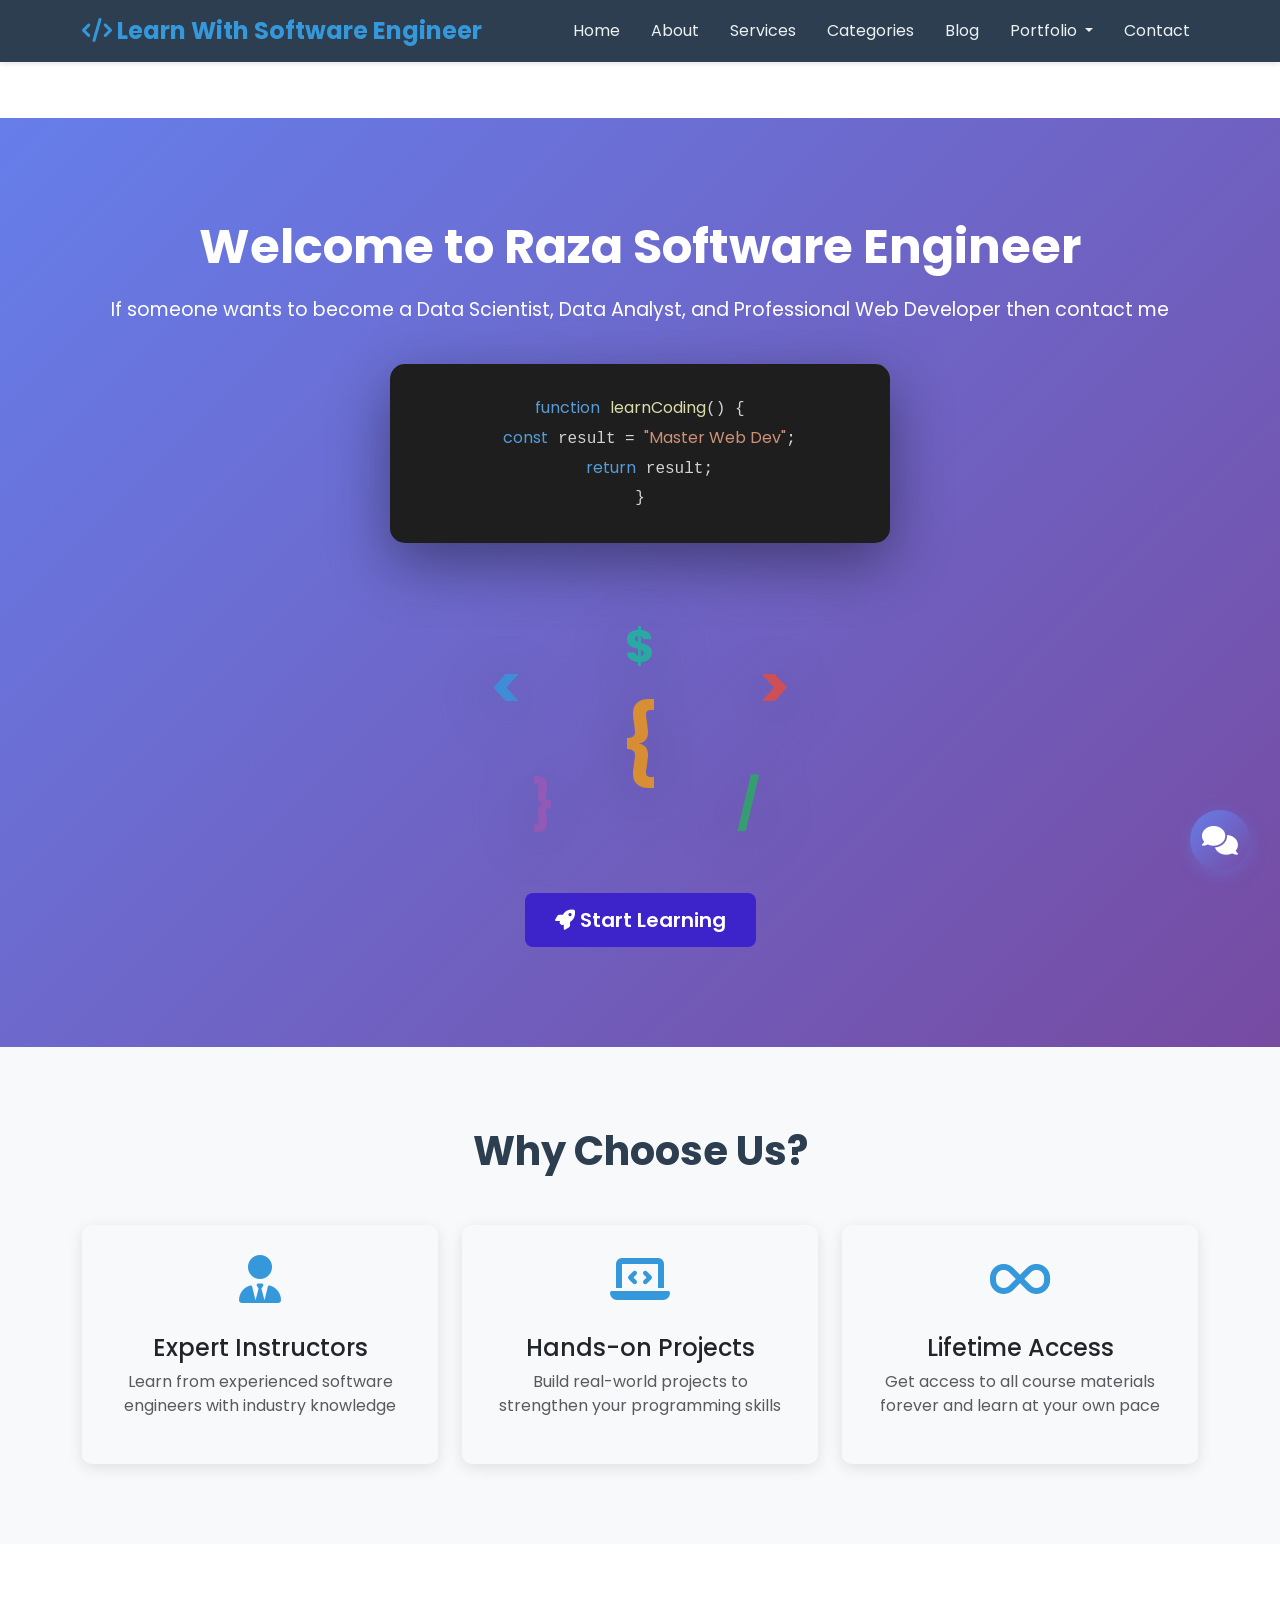
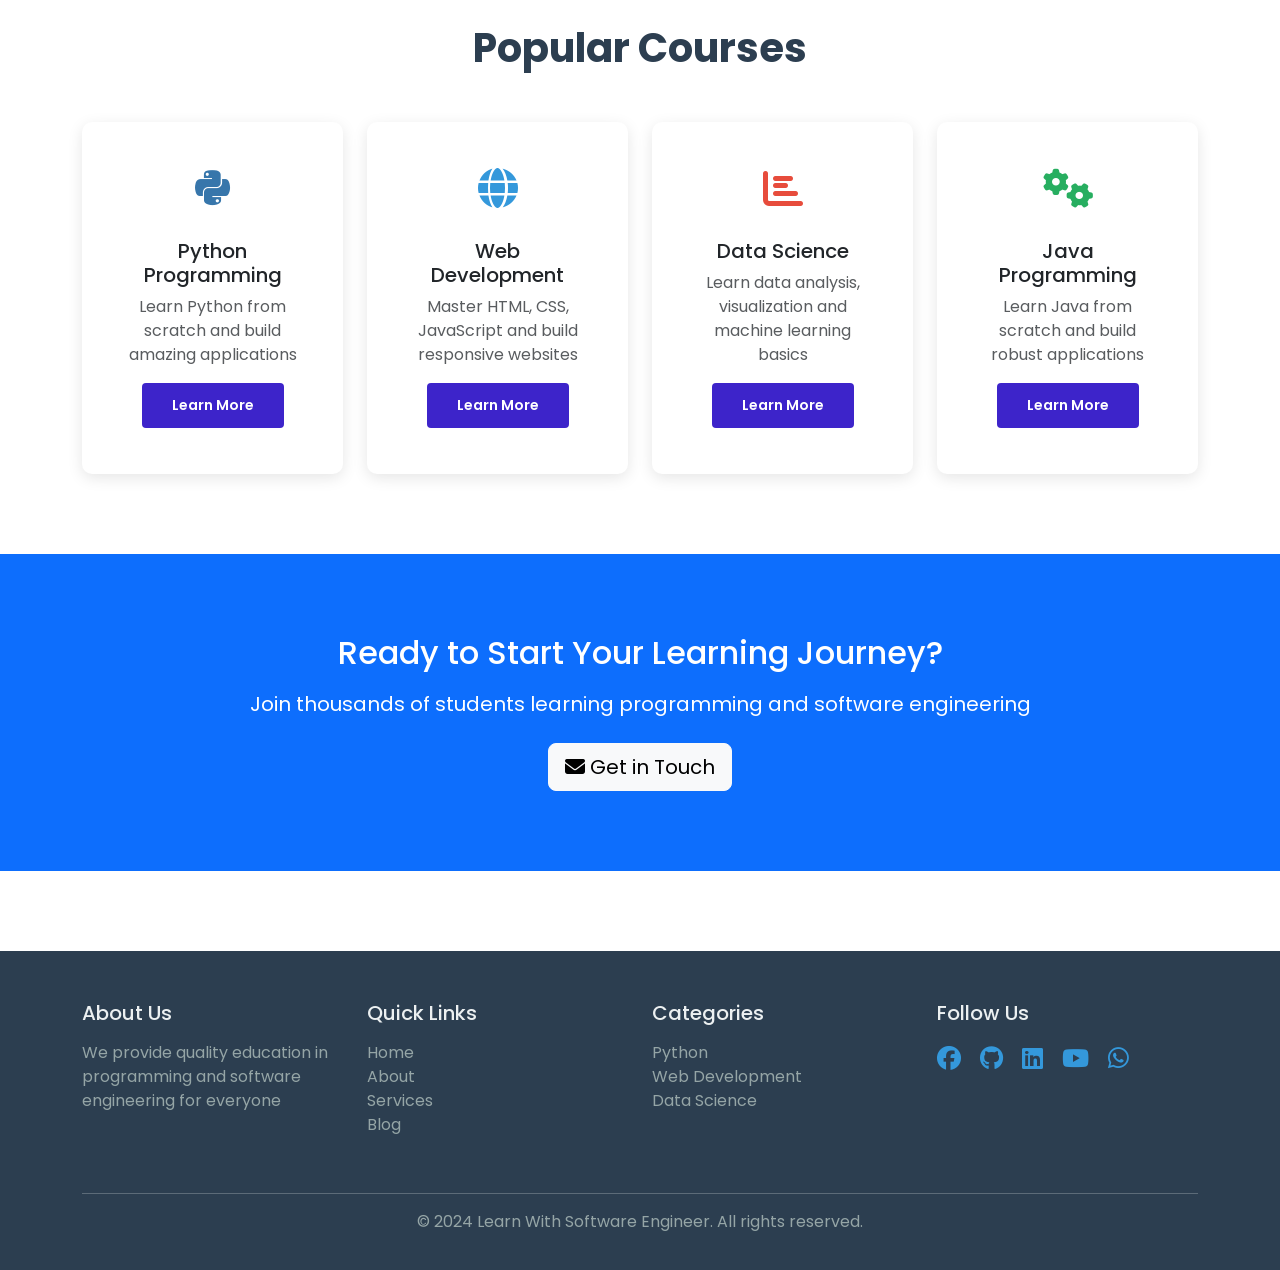
<file: index.html>
<!DOCTYPE html>
<html lang="en">
<head>
    <!-- Meta tags for responsive design and character encoding -->
    <meta charset="UTF-8">
    <meta name="viewport" content="width=device-width, initial-scale=1.0">
    <meta name="google-site-verification" content="ABC123XYZ">
    <title>Learn With Software Engineer - Home</title>
    
    <!-- Bootstrap 5 CSS from CDN - This provides ready-to-use styles for responsive design -->
    <link href="https://cdn.jsdelivr.net/npm/bootstrap@5.3.0/dist/css/bootstrap.min.css" rel="stylesheet">
    
    <!-- Font Awesome icons from CDN - For icons like social media and navigation -->
    <link rel="stylesheet" href="https://cdnjs.cloudflare.com/ajax/libs/font-awesome/6.4.0/css/all.min.css">
    
    <!-- Google Fonts for modern typography -->
    <link href="https://fonts.googleapis.com/css2?family=Poppins:wght@400;500;600;700&display=swap" rel="stylesheet">
    
    <!-- Custom internal CSS for additional styling -->
    <style>
        /* Apply Poppins font throughout the website for modern look */
        * {
            font-family: 'Poppins', sans-serif;
        }
        
        /* Navbar styling - dark background with professional look */
        .navbar {
            background-color: #2c3e50;
            box-shadow: 0 2px 5px rgba(0,0,0,0.1);
        }
        
        /* Logo styling in navbar */
        .navbar-brand {
            font-weight: 700;
            font-size: 1.5rem;
            color: #3498db !important;
        }
        
        /* Navbar links styling - white text with hover effect */
        .nav-link {
            color: #ecf0f1 !important;
            margin-left: 15px;
            transition: all 0.3s ease;
        }
        
        /* Hover effect for navigation links */
        .nav-link:hover {
            color: #3498db !important;
            transform: translateY(-2px);
        }
        
        /* Hero section at top of page */
        .hero-section {
            background: linear-gradient(135deg, #667eea 0%, #764ba2 100%);
            color: white;
            padding: 100px 0;
            text-align: center;
            margin-top: 56px;
        }
        
        /* Large heading in hero section */
        .hero-section h1 {
            font-size: 3rem;
            font-weight: 700;
            margin-bottom: 20px;
        }
        
        /* Subtitle text in hero section */
        .hero-section p {
            font-size: 1.2rem;
            margin-bottom: 30px;
        }
        
        /* Button styling - primary action button */
        .btn-primary {
            background-color: #3d24ca;
            border: none;
            padding: 12px 30px;
            font-weight: 600;
            transition: all 0.3s ease;
        }
        
        /* Button hover effect */
        .btn-primary:hover {
            background-color: #2980b9;
            transform: translateY(-3px);
            box-shadow: 0 5px 15px rgba(52, 152, 219, 0.4);
        }
        
        /* Feature card styling */
        .feature-card {
            border: none;
            border-radius: 10px;
            box-shadow: 0 4px 15px rgba(0,0,0,0.1);
            transition: all 0.3s ease;
            padding: 30px;
        }
        
        /* Card hover animation */
        .feature-card:hover {
            transform: translateY(-10px);
            box-shadow: 0 8px 25px rgba(0,0,0,0.15);
        }
        
        /* Icon styling in cards */
        .feature-card i {
            font-size: 3rem;
            color: #3498db;
            margin-bottom: 15px;
        }
        
        /* Section styling with padding and margin */
        .section-padding {
            padding: 80px 0;
        }
        
        /* Section heading styling */
        .section-title {
            font-size: 2.5rem;
            font-weight: 700;
            margin-bottom: 50px;
            color: #2c3e50;
        }
        
        /* Footer styling */
        .footer {
            background-color: #2c3e50;
            color: #ecf0f1;
            padding: 50px 0 20px;
            margin-top: 80px;
        }
        
        /* Social links in footer */
        .social-link {
            color: #3498db;
            font-size: 1.5rem;
            margin-right: 15px;
            transition: all 0.3s ease;
            display: inline-block;
        }
        
        /* Social link hover effect */
        .social-link:hover {
            color: #ecf0f1;
            transform: translateY(-3px);
        }
        
        /* Footer text styling */
        .footer-text {
            color: #95a5a6;
        }

        /* Animated Coding Image Styles */
        .animated-coding-section {
            display: flex;
            align-items: center;
            justify-content: center;
            margin-top: 50px;
            min-height: 300px;
        }

        .coding-animation-container {
            position: relative;
            width: 300px;
            height: 300px;
            filter: drop-shadow(0 10px 30px rgba(0,0,0,0.3));
        }

        .code-symbol {
            position: absolute;
            font-size: 60px;
            font-weight: bold;
            opacity: 0.8;
        }

        /* Symbol 1: < (moving left-right) */
        .code-1 {
            color: #3498db;
            animation: moveLeftRight 4s infinite ease-in-out;
            left: 0;
            top: 50px;
        }

        /* Symbol 2: > (moving up-down) */
        .code-2 {
            color: #e74c3c;
            animation: moveUpDown 4s infinite ease-in-out;
            right: 0;
            top: 50px;
        }

        /* Symbol 3: { (moving around in circle) */
        .code-3 {
            color: #f39c12;
            animation: moveInCircle 5s infinite linear;
            left: 50%;
            top: 50%;
            transform: translate(-50%, -50%);
            font-size: 80px;
        }

        /* Symbol 4: } (rotating) */
        .code-4 {
            color: #9b59b6;
            animation: spin 3s infinite linear;
            left: 40px;
            bottom: 50px;
            font-size: 50px;
        }

        /* Symbol 5: / (floating) */
        .code-5 {
            color: #27ae60;
            animation: floatUp 3s infinite ease-in-out;
            right: 30px;
            bottom: 50px;
            font-size: 50px;
        }

        /* Symbol 6: $ (pulsing) */
        .code-6 {
            color: #1abc9c;
            animation: pulse 2s infinite ease-in-out;
            left: 50%;
            top: 20px;
            transform: translateX(-50%);
            font-size: 45px;
        }

        /* Animations */
        @keyframes moveLeftRight {
            0%, 100% {
                transform: translateX(0);
            }
            50% {
                transform: translateX(50px);
            }
        }

        @keyframes moveUpDown {
            0%, 100% {
                transform: translateY(0);
            }
            50% {
                transform: translateY(50px);
            }
        }

        @keyframes moveInCircle {
            0% {
                transform: translate(-50%, -50%) translate(80px, 0) rotate(0deg) translate(-80px, 0);
            }
            25% {
                transform: translate(-50%, -50%) translate(80px, 80px) rotate(90deg) translate(-80px, -80px);
            }
            50% {
                transform: translate(-50%, -50%) translate(0, 80px) rotate(180deg) translate(0, -80px);
            }
            75% {
                transform: translate(-50%, -50%) translate(-80px, 80px) rotate(270deg) translate(80px, -80px);
            }
            100% {
                transform: translate(-50%, -50%) translate(0, 0) rotate(360deg) translate(0, 0);
            }
        }

        @keyframes spin {
            0% {
                transform: rotate(0deg);
            }
            100% {
                transform: rotate(360deg);
            }
        }

        @keyframes floatUp {
            0%, 100% {
                transform: translateY(0);
            }
            50% {
                transform: translateY(-40px);
            }
        }

        @keyframes pulse {
            0%, 100% {
                transform: translateX(-50%) scale(1);
                opacity: 0.8;
            }
            50% {
                transform: translateX(-50%) scale(1.3);
                opacity: 1;
            }
        }

        @media (max-width: 768px) {
            .animated-coding-section {
                margin-top: 30px;
                min-height: 250px;
            }

            .coding-animation-container {
                width: 250px;
                height: 250px;
            }

            .code-symbol {
                font-size: 45px;
            }

            .code-3 {
                font-size: 60px;
            }
        }

        /* Enhanced Code Editor Animation */
        .code-editor-animation {
            perspective: 1000px;
            margin: 40px 0;
        }

        .animated-code-window {
            background: #1e1e1e;
            border-radius: 15px;
            padding: 20px;
            max-width: 500px;
            margin: 0 auto;
            box-shadow: 0 20px 60px rgba(0,0,0,0.4);
            border: 1px solid #333;
            animation: slideInUp 0.8s ease-out;
        }

        .code-window-header {
            display: flex;
            gap: 8px;
            margin-bottom: 15px;
            padding-bottom: 15px;
            border-bottom: 1px solid #333;
        }

        .window-button {
            width: 12px;
            height: 12px;
            border-radius: 50%;
            display: inline-block;
        }

        .window-btn-red {
            background: #ff5f56;
        }

        .window-btn-yellow {
            background: #ffbd2e;
        }

        .window-btn-green {
            background: #27c93f;
        }

        .code-line {
            font-family: 'Courier New', monospace;
            font-size: 14px;
            line-height: 1.8;
            margin: 8px 0;
            overflow: hidden;
        }

        .code-line.line-1 {
            animation: typing 1.5s steps(20, end) 0s forwards, blinkCursor 0.7s infinite 1.5s;
        }

        .code-line.line-2 {
            animation: typing 1.8s steps(25, end) 0.5s forwards, blinkCursor 0.7s infinite 2.3s;
        }

        .code-line.line-3 {
            animation: typing 1.6s steps(22, end) 1s forwards, blinkCursor 0.7s infinite 2.6s;
        }

        .code-line.line-4 {
            animation: typing 1.7s steps(24, end) 1.5s forwards, blinkCursor 0.7s infinite 3.2s;
        }

        .keyword {
            color: #569cd6;
        }

        .string {
            color: #ce9178;
        }

        .function-name {
            color: #dcdcaa;
        }

        .comment {
            color: #6a9955;
        }

        .symbol {
            color: #d4d4d4;
        }

        @keyframes typing {
            from {
                width: 0;
            }
            to {
                width: 100%;
            }
        }

        @keyframes blinkCursor {
            0%, 49% {
                border-right: 2px solid #00ff00;
            }
            50%, 100% {
                border-right: 2px solid transparent;
            }
        }

        @keyframes slideInUp {
            from {
                opacity: 0;
                transform: translateY(30px);
            }
            to {
                opacity: 1;
                transform: translateY(0);
            }
        }

        @keyframes floatAnimation {
            0%, 100% {
                transform: translateY(0px);
            }
            50% {
                transform: translateY(-20px);
            }
        }

        .code-editor-animation {
            animation: floatAnimation 4s ease-in-out infinite;
        }
    </style>
    
    <!-- Kondee AI Chatbot -->
    <link rel="stylesheet" href="chatbot.css">
    <script src="chatbot-data.js"></script>
    <script src="chatbot.js"></script>
</head>
<body>
    <!-- NAVBAR SECTION - Navigation menu at top of page -->
    <nav class="navbar navbar-expand-lg navbar-dark sticky-top">
        <div class="container">
            <!-- Logo/Brand name -->
            <a class="navbar-brand" href="index.html">
                <i class="fas fa-code"></i> Learn With Software Engineer
            </a>
            
            <!-- Toggle button for mobile menu -->
            <button class="navbar-toggler" type="button" data-bs-toggle="collapse" data-bs-target="#navbarNav">
                <span class="navbar-toggler-icon"></span>
            </button>
            
            <!-- Navigation links - collapsed on mobile, expanded on desktop -->
            <div class="collapse navbar-collapse" id="navbarNav">
                <ul class="navbar-nav ms-auto">
                    <li class="nav-item">
                        <a class="nav-link active" href="index.html">Home</a>
                    </li>
                    <li class="nav-item">
                        <a class="nav-link" href="about.html">About</a>
                    </li>
                    <li class="nav-item">
                        <a class="nav-link" href="services.html">Services</a>
                    </li>
                    <li class="nav-item">
                        <a class="nav-link" href="category.html">Categories</a>
                    </li>
                    <li class="nav-item">
                        <a class="nav-link" href="blog.html">Blog</a>
                    </li>
                    <li class="nav-item dropdown">
                        <a class="nav-link dropdown-toggle" href="#" id="portfolioDropdown" role="button" data-bs-toggle="dropdown" aria-expanded="false">
                            Portfolio
                        </a>
                        <ul class="dropdown-menu" aria-labelledby="portfolioDropdown">
                            <li><a class="dropdown-item" href="data-science.html">Data Science</a></li>
                            <li><a class="dropdown-item" href="data-analyst.html">Data Analyst</a></li>
                            <li><a class="dropdown-item" href="app.html">AI Assistant</a></li>
                             <li><a class="dropdown-item" href="portofolo.html">Project</a></li>
                            <li><a class="dropdown-item" href="my-pdf.html">My PDFs</a></li>
                        </ul>
                    </li>
                    <li class="nav-item">
                        <a class="nav-link" href="contact.html">Contact</a>
                    </li>
                </ul>
            </div>
        </div>
    </nav>

    <!-- HERO SECTION - Main banner with welcome message -->
    <section class="hero-section">
        <div class="container">
            <h1>Welcome to Raza Software Engineer</h1>
            <p>If someone wants to become a Data Scientist, Data Analyst, and Professional Web Developer then contact me</p>
            
            <!-- Code Display -->
            <div class="code-display" style="background: #1e1e1e; border-radius: 15px; padding: 30px; max-width: 500px; margin: 40px auto; font-family: 'Courier New', monospace; color: #d4d4d4; box-shadow: 0 20px 60px rgba(0,0,0,0.4); line-height: 1.8; animation: floatAnimation 4s ease-in-out infinite;">
                <span style="color: #569cd6;">function</span> <span style="color: #dcdcaa;">learnCoding</span>() {<br>
                &nbsp;&nbsp;<span style="color: #569cd6;">const</span> result = <span style="color: #ce9178;">"Master Web Dev"</span>;<br>
                &nbsp;&nbsp;<span style="color: #569cd6;">return</span> result;<br>
                }
            </div>
            
            <!-- Animated Coding Image -->
            <div class="animated-coding-section">
                <div class="coding-animation-container">
                    <!-- Moving code symbols with different animations -->
                    <div class="code-symbol code-1">&lt;</div>
                    <div class="code-symbol code-2">&gt;</div>
                    <div class="code-symbol code-3">{</div>
                    <div class="code-symbol code-4">}</div>
                    <div class="code-symbol code-5">/</div>
                    <div class="code-symbol code-6">$</div>
                </div>
            </div>
            
            <a href="data-science.html" class="btn btn-primary btn-lg">
                <i class="fas fa-rocket"></i> Start Learning
            </a>
        </div>
    </section>

    <!-- FEATURES SECTION - Highlight key features of platform -->
    <section class="section-padding bg-light">
        <div class="container">
            <h2 class="section-title text-center">Why Choose Us?</h2>
            
            <!-- Row with 3 feature cards -->
            <div class="row g-4">
                <!-- Feature 1: Expert Instructors -->
                <div class="col-md-4">
                    <div class="feature-card text-center">
                        <i class="fas fa-user-tie"></i>
                        <h4 class="mt-3">Expert Instructors</h4>
                        <p class="text-muted">Learn from experienced software engineers with industry knowledge</p>
                    </div>
                </div>
                
                <!-- Feature 2: Hands-on Projects -->
                <div class="col-md-4">
                    <div class="feature-card text-center">
                        <i class="fas fa-laptop-code"></i>
                        <h4 class="mt-3">Hands-on Projects</h4>
                        <p class="text-muted">Build real-world projects to strengthen your programming skills</p>
                    </div>
                </div>
                
                <!-- Feature 3: Lifetime Access -->
                <div class="col-md-4">
                    <div class="feature-card text-center">
                        <i class="fas fa-infinity"></i>
                        <h4 class="mt-3">Lifetime Access</h4>
                        <p class="text-muted">Get access to all course materials forever and learn at your own pace</p>
                    </div>
                </div>
            </div>
        </div>
    </section>

    <!-- POPULAR COURSES SECTION - Show available courses -->
    <section class="section-padding">
        <div class="container">
            <h2 class="section-title text-center">Popular Courses</h2>
            
            <!-- Row with 4 course cards -->
            <div class="row g-4">
                <!-- Python Course Card -->
                <div class="col-md-6 col-lg-3">
                    <div class="card feature-card h-100">
                        <div class="card-body text-center">
                            <i class="fab fa-python" style="font-size: 2.5rem; color: #3776ab;"></i>
                            <h5 class="card-title mt-3">Python Programming</h5>
                            <p class="text-muted">Learn Python from scratch and build amazing applications</p>
                            <a href="https://www.w3schools.com/python/default.asp" class="btn btn-primary btn-sm">Learn More</a>
                        </div>
                    </div>
                </div>
                
                <!-- Web Development Card -->
                <div class="col-md-6 col-lg-3">
                    <div class="card feature-card h-100">
                        <div class="card-body text-center">
                            <i class="fas fa-globe" style="font-size: 2.5rem; color: #3498db;"></i>
                            <h5 class="card-title mt-3">Web Development</h5>
                            <p class="text-muted">Master HTML, CSS, JavaScript and build responsive websites</p>
                            <a href="https://www.w3schools.com/htmlcss/default.asp" class="btn btn-primary btn-sm">Learn More</a>
                        </div>
                    </div>
                </div>
                
                <!-- Data Science Card -->
                <div class="col-md-6 col-lg-3">
                    <div class="card feature-card h-100">
                        <div class="card-body text-center">
                            <i class="fas fa-chart-bar" style="font-size: 2.5rem; color: #e74c3c;"></i>
                            <h5 class="card-title mt-3">Data Science</h5>
                            <p class="text-muted">Learn data analysis, visualization and machine learning basics</p>
                            <a href="data-science.html" class="btn btn-primary btn-sm">Learn More</a>
                        </div>
                    </div>
                </div>
                
                <!-- Software Engineering Card -->
                <div class="col-md-6 col-lg-3">
                    <div class="card feature-card h-100">
                        <div class="card-body text-center">
                            <i class="fas fa-cogs" style="font-size: 2.5rem; color: #27ae60;"></i>
                            <h5 class="card-title mt-3">Java Programming</h5>
                            <p class="text-muted">Learn Java from scratch and build robust applications</p>
                            <a href="https://www.w3schools.com/java/default.asp" class="btn btn-primary btn-sm">Learn More</a>
                        </div>
                    </div>
                </div>
            </div>
        </div>
    </section>

    <!-- CTA (Call-to-Action) SECTION - Encourage user engagement -->
    <section class="section-padding bg-primary text-white text-center">
        <div class="container">
            <h2 class="mb-3">Ready to Start Your Learning Journey?</h2>
            <p class="fs-5 mb-4">Join thousands of students learning programming and software engineering</p>
            <a href="contact.html" class="btn btn-light btn-lg">
                <i class="fas fa-envelope"></i> Get in Touch
            </a>
        </div>
    </section>

    <!-- FOOTER SECTION - Footer with links and information -->
    <footer class="footer">
        <div class="container">
            <div class="row">
                <!-- Footer Column 1: About -->
                <div class="col-md-3 mb-4">
                    <h5 class="mb-3">About Us</h5>
                    <p class="footer-text">We provide quality education in programming and software engineering for everyone</p>
                </div>
                
                <!-- Footer Column 2: Quick Links -->
                <div class="col-md-3 mb-4">
                    <h5 class="mb-3">Quick Links</h5>
                    <ul class="list-unstyled">
                        <li><a href="index.html" class="footer-text text-decoration-none">Home</a></li>
                        <li><a href="about.html" class="footer-text text-decoration-none">About</a></li>
                        <li><a href="services.html" class="footer-text text-decoration-none">Services</a></li>
                        <li><a href="blog.html" class="footer-text text-decoration-none">Blog</a></li>
                    </ul>
                </div>
                
                <!-- Footer Column 3: Categories -->
                <div class="col-md-3 mb-4">
                    <h5 class="mb-3">Categories</h5>
                    <ul class="list-unstyled">
                        <li><a href="category.html" class="footer-text text-decoration-none">Python</a></li>
                        <li><a href="category.html" class="footer-text text-decoration-none">Web Development</a></li>
                        <li><a href="category.html" class="footer-text text-decoration-none">Data Science</a></li>
                    </ul>
                </div>
                
                <!-- Footer Column 4: Social Media -->
                <div class="col-md-3 mb-4">
                    <h5 class="mb-3">Follow Us</h5>
                    <a href="https://web.facebook.com/profile.php?id=61578725471951" class="social-link"><i class="fab fa-facebook"></i></a>
                    <a href="https://github.com" class="social-link"><i class="fab fa-github"></i></a>
                    <a href="https://www.linkedin.com/feed/" class="social-link"><i class="fab fa-linkedin"></i></a>
                    <a href="https://www.youtube.com/@learn_with_software_engineer" class="social-link"><i class="fab fa-youtube"></i></a>
                    <a href="https://wa.me/923363200433" class="social-link"><i class="fab fa-whatsapp"></i></a>
                </div>
            </div>
            
            <!-- Copyright section -->
            <hr class="bg-secondary">
            <div class="text-center footer-text">
                <p>&copy; 2024 Learn With Software Engineer. All rights reserved.</p>
            </div>
        </div>
    </footer>

    <!-- Bootstrap 5 JavaScript from CDN - Required for interactive components like navbar toggle -->
    <script src="https://cdn.jsdelivr.net/npm/bootstrap@5.3.0/dist/js/bootstrap.bundle.min.js"></script>
</body>
</html>
</file>
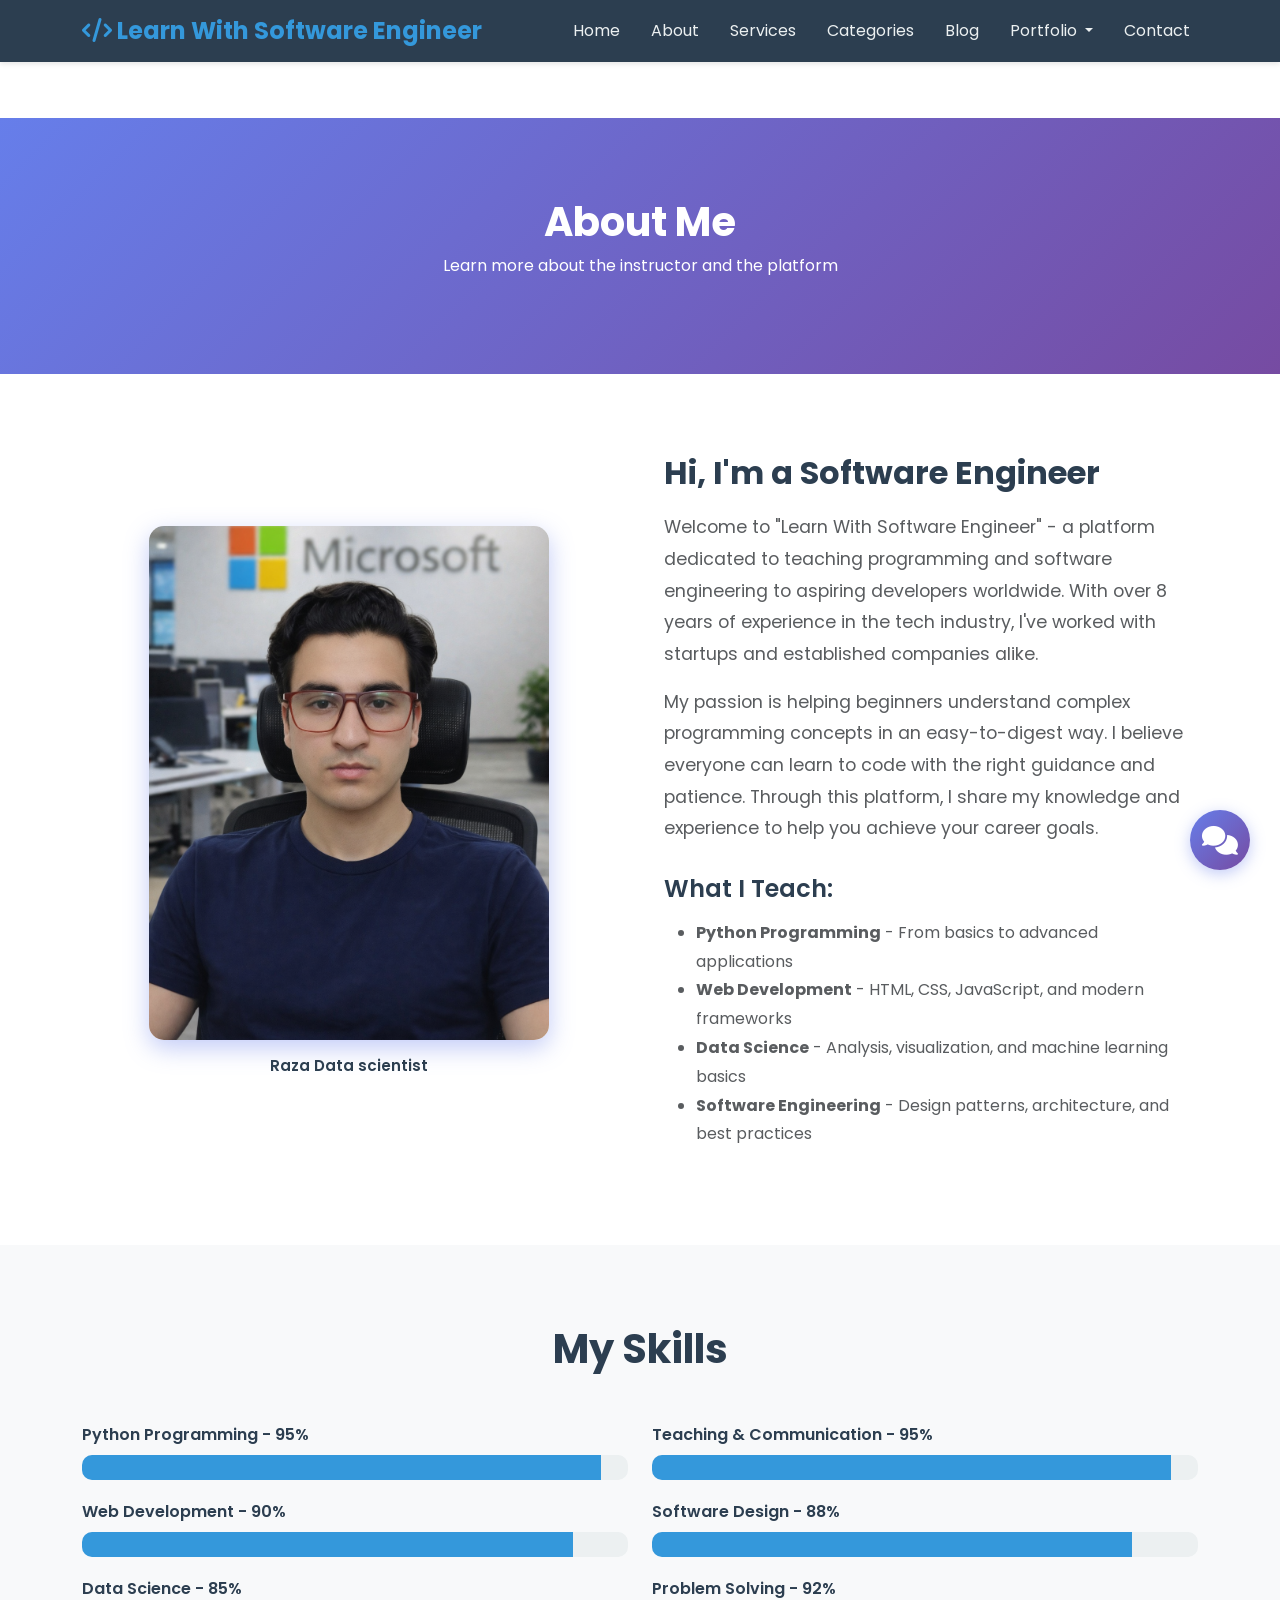
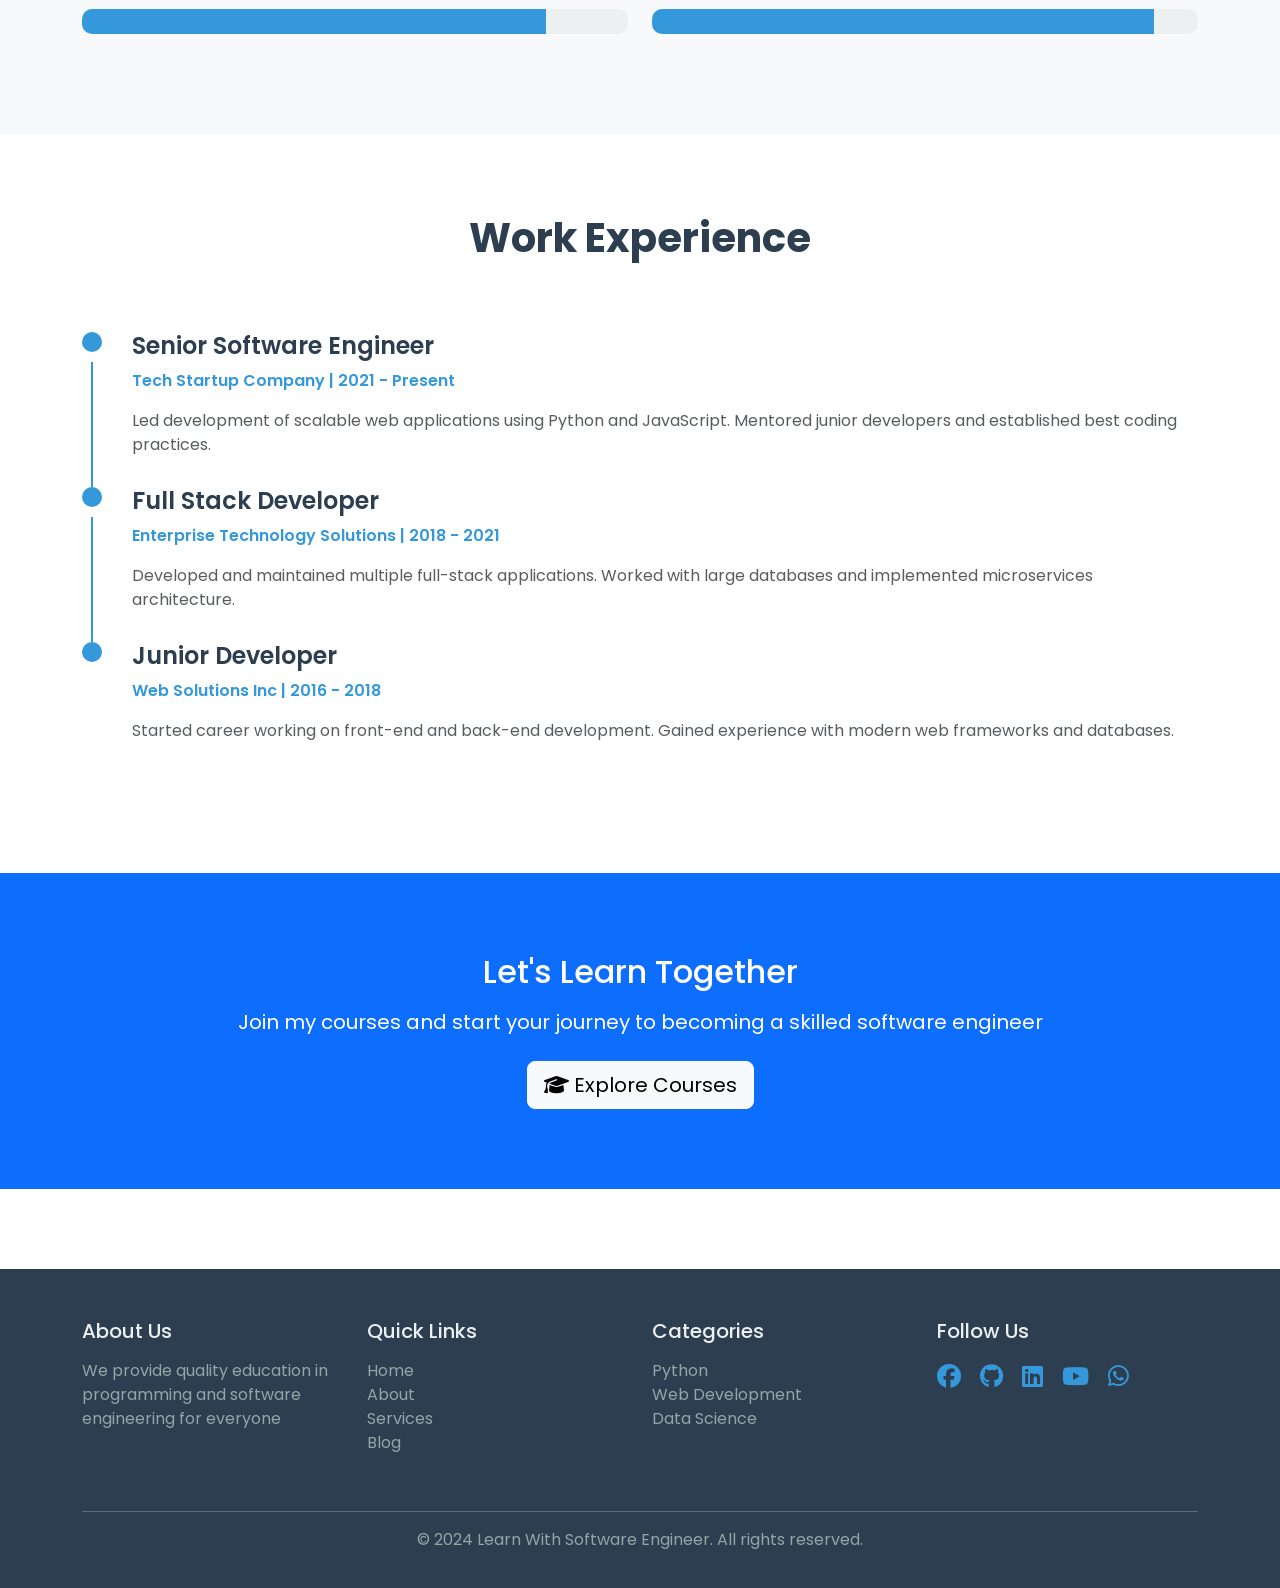
<file: about.html>
<!DOCTYPE html>
<html lang="en">
<head>
    <!-- Meta tags for responsive design and character encoding -->
    <meta charset="UTF-8">
    <meta name="viewport" content="width=device-width, initial-scale=1.0">
    <meta name="google-site-verification" content="ABC123XYZ">
    <title>About Me - Learn With Software Engineer</title>
    
    <!-- Bootstrap 5 CSS from CDN -->
    <link href="https://cdn.jsdelivr.net/npm/bootstrap@5.3.0/dist/css/bootstrap.min.css" rel="stylesheet">
    
    <!-- Font Awesome icons from CDN -->
    <link rel="stylesheet" href="https://cdnjs.cloudflare.com/ajax/libs/font-awesome/6.4.0/css/all.min.css">
    
    <!-- Google Fonts -->
    <link href="https://fonts.googleapis.com/css2?family=Poppins:wght@400;500;600;700&display=swap" rel="stylesheet">
    
    <!-- Custom internal CSS -->
    <style>
        * {
            font-family: 'Poppins', sans-serif;
        }
        
        .navbar {
            background-color: #2c3e50;
            box-shadow: 0 2px 5px rgba(0,0,0,0.1);
        }
        
        .navbar-brand {
            font-weight: 700;
            font-size: 1.5rem;
            color: #3498db !important;
        }
        
        .nav-link {
            color: #ecf0f1 !important;
            margin-left: 15px;
            transition: all 0.3s ease;
        }
        
        .nav-link:hover {
            color: #3498db !important;
            transform: translateY(-2px);
        }
        
        .page-title {
            background: linear-gradient(135deg, #667eea 0%, #764ba2 100%);
            color: white;
            padding: 80px 0;
            text-align: center;
            margin-top: 56px;
        }
        
        .page-title h1 {
            font-size: 2.5rem;
            font-weight: 700;
        }
        
        .section-padding {
            padding: 80px 0;
        }
        
        .btn-primary {
            background-color: #3498db;
            border: none;
            padding: 12px 30px;
            font-weight: 600;
            transition: all 0.3s ease;
        }
        
        .btn-primary:hover {
            background-color: #2980b9;
            transform: translateY(-3px);
            box-shadow: 0 5px 15px rgba(52, 152, 219, 0.4);
        }
        
        .about-image {
            border-radius: 10px;
            box-shadow: 0 4px 15px rgba(0,0,0,0.1);
            width: 100%;
            max-width: 400px;
        }
        
        .skill-bar {
            margin-bottom: 20px;
        }
        
        .skill-name {
            font-weight: 600;
            color: #2c3e50;
            margin-bottom: 8px;
        }
        
        .progress {
            height: 25px;
            background-color: #ecf0f1;
            border-radius: 10px;
        }
        
        .progress-bar {
            background-color: #3498db;
            font-weight: 600;
        }
        
        .timeline {
            position: relative;
            padding: 20px 0;
        }
        
        .timeline-item {
            padding-left: 50px;
            position: relative;
            margin-bottom: 30px;
        }
        
        .timeline-item::before {
            content: '';
            width: 20px;
            height: 20px;
            background-color: #3498db;
            border-radius: 50%;
            position: absolute;
            left: 0;
            top: 0;
        }
        
        .timeline-item::after {
            content: '';
            width: 2px;
            height: 100%;
            background-color: #3498db;
            position: absolute;
            left: 9px;
            top: 30px;
        }
        
        .timeline-item:last-child::after {
            display: none;
        }
        
        .footer {
            background-color: #2c3e50;
            color: #ecf0f1;
            padding: 50px 0 20px;
            margin-top: 80px;
        }
        
        .social-link {
            color: #3498db;
            font-size: 1.5rem;
            margin-right: 15px;
            transition: all 0.3s ease;
            display: inline-block;
        }
        
        .social-link:hover {
            color: #ecf0f1;
            transform: translateY(-3px);
        }
        
        .footer-text {
            color: #95a5a6;
        }
    </style>
    
    <!-- Kondee AI Chatbot -->
    <link rel="stylesheet" href="chatbot.css">
    <script src="chatbot-data.js"></script>
    <script src="chatbot.js"></script>
</head>
<body>
    <!-- NAVBAR SECTION -->
    <nav class="navbar navbar-expand-lg navbar-dark sticky-top">
        <div class="container">
            <a class="navbar-brand" href="index.html">
                <i class="fas fa-code"></i> Learn With Software Engineer
            </a>
            
            <button class="navbar-toggler" type="button" data-bs-toggle="collapse" data-bs-target="#navbarNav">
                <span class="navbar-toggler-icon"></span>
            </button>
            
            <div class="collapse navbar-collapse" id="navbarNav">
                <ul class="navbar-nav ms-auto">
                    <li class="nav-item">
                        <a class="nav-link" href="index.html">Home</a>
                    </li>
                    <li class="nav-item">
                        <a class="nav-link active" href="about.html">About</a>
                    </li>
                    <li class="nav-item">
                        <a class="nav-link" href="services.html">Services</a>
                    </li>
                    <li class="nav-item">
                        <a class="nav-link" href="category.html">Categories</a>
                    </li>
                    <li class="nav-item">
                        <a class="nav-link" href="blog.html">Blog</a>
                    </li>
                    <li class="nav-item dropdown">
                        <a class="nav-link dropdown-toggle" href="#" id="portfolioDropdown" role="button" data-bs-toggle="dropdown" aria-expanded="false">
                            Portfolio
                        </a>
                        <ul class="dropdown-menu" aria-labelledby="portfolioDropdown">
                            <li><a class="dropdown-item" href="data-science.html">Data Science</a></li>
                            <li><a class="dropdown-item" href="data-analyst.html">Data Analyst</a></li>
                            <li><a class="dropdown-item" href="app.html">AI Assistant</a></li>
                             <li><a class="dropdown-item" href="portofolo.html">Project</a></li>
                            <li><a class="dropdown-item" href="my-pdf.html">My PDFs</a></li>
                        </ul>
                    </li>
                    <li class="nav-item">
                        <a class="nav-link" href="contact.html">Contact</a>
                    </li>
                </ul>
            </div>
        </div>
    </nav>

    <!-- PAGE TITLE SECTION -->
    <section class="page-title">
        <div class="container">
            <h1>About Me</h1>
            <p>Learn more about the instructor and the platform</p>
        </div>
    </section>

    <!-- ABOUT SECTION - Information about the instructor -->
    <section class="section-padding">
        <div class="container">
            <div class="row align-items-center g-5">
                <!-- Left column: Image placeholder with icon -->
                <div class="col-md-6 text-center">
                    <div style="width: 100%; max-width: 400px; margin: 0 auto;">
                        <!-- Profile Image -->
                        <img src="ChatGPT Image Jan 29, 2026, 03_15_51 AM.png" 
                             alt="Profile Photo" 
                             style="width: 100%; 
                                    max-width: 400px; 
                                    height: auto;
                                    border-radius: 15px; 
                                    box-shadow: 0 8px 25px rgba(102, 126, 234, 0.4);
                                    object-fit: cover;
                                    transition: transform 0.3s ease, box-shadow 0.3s ease;"
                             onmouseover="this.style.transform='scale(1.05)'; this.style.boxShadow='0 12px 35px rgba(102, 126, 234, 0.6)';"
                             onmouseout="this.style.transform='scale(1)'; this.style.boxShadow='0 8px 25px rgba(102, 126, 234, 0.4)';">
                        <p style="margin-top: 15px; color: #2c3e50; font-weight: 600; font-size: 0.95rem;">
                            Raza Data scientist
                        </p>
                    </div>
                </div>
                
                <!-- Right column: About text -->
                <div class="col-md-6">
                    <h2 style="color: #2c3e50; font-weight: 700; margin-bottom: 20px;">Hi, I'm a Software Engineer</h2>
                    
                    <p class="text-muted" style="font-size: 1.1rem; line-height: 1.8;">
                        Welcome to "Learn With Software Engineer" - a platform dedicated to teaching programming and 
                        software engineering to aspiring developers worldwide. With over 8 years of experience in the 
                        tech industry, I've worked with startups and established companies alike.
                    </p>
                    
                    <p class="text-muted" style="font-size: 1.1rem; line-height: 1.8;">
                        My passion is helping beginners understand complex programming concepts in an easy-to-digest way. 
                        I believe everyone can learn to code with the right guidance and patience. Through this platform, 
                        I share my knowledge and experience to help you achieve your career goals.
                    </p>
                    
                    <div style="margin-top: 30px;">
                        <h4 style="color: #2c3e50; font-weight: 600; margin-bottom: 15px;">What I Teach:</h4>
                        <ul class="text-muted" style="font-size: 1rem; line-height: 1.8;">
                            <li><strong>Python Programming</strong> - From basics to advanced applications</li>
                            <li><strong>Web Development</strong> - HTML, CSS, JavaScript, and modern frameworks</li>
                            <li><strong>Data Science</strong> - Analysis, visualization, and machine learning basics</li>
                            <li><strong>Software Engineering</strong> - Design patterns, architecture, and best practices</li>
                        </ul>
                    </div>
                </div>
            </div>
        </div>
    </section>

    <!-- SKILLS SECTION - Display instructor skills -->
    <section class="section-padding bg-light">
        <div class="container">
            <h2 style="color: #2c3e50; font-weight: 700; margin-bottom: 50px; text-align: center; font-size: 2.5rem;">
                My Skills
            </h2>
            
            <div class="row">
                <!-- Skills column 1 -->
                <div class="col-md-6">
                    <!-- Python Skill -->
                    <div class="skill-bar">
                        <div class="skill-name">Python Programming - 95%</div>
                        <div class="progress">
                            <div class="progress-bar" style="width: 95%" role="progressbar"></div>
                        </div>
                    </div>
                    
                    <!-- Web Development Skill -->
                    <div class="skill-bar">
                        <div class="skill-name">Web Development - 90%</div>
                        <div class="progress">
                            <div class="progress-bar" style="width: 90%" role="progressbar"></div>
                        </div>
                    </div>
                    
                    <!-- Data Science Skill -->
                    <div class="skill-bar">
                        <div class="skill-name">Data Science - 85%</div>
                        <div class="progress">
                            <div class="progress-bar" style="width: 85%" role="progressbar"></div>
                        </div>
                    </div>
                </div>
                
                <!-- Skills column 2 -->
                <div class="col-md-6">
                    <!-- Teaching Skill -->
                    <div class="skill-bar">
                        <div class="skill-name">Teaching & Communication - 95%</div>
                        <div class="progress">
                            <div class="progress-bar" style="width: 95%" role="progressbar"></div>
                        </div>
                    </div>
                    
                    <!-- Software Design Skill -->
                    <div class="skill-bar">
                        <div class="skill-name">Software Design - 88%</div>
                        <div class="progress">
                            <div class="progress-bar" style="width: 88%" role="progressbar"></div>
                        </div>
                    </div>
                    
                    <!-- Problem Solving Skill -->
                    <div class="skill-bar">
                        <div class="skill-name">Problem Solving - 92%</div>
                        <div class="progress">
                            <div class="progress-bar" style="width: 92%" role="progressbar"></div>
                        </div>
                    </div>
                </div>
            </div>
        </div>
    </section>

    <!-- EXPERIENCE SECTION - Timeline of work experience -->
    <section class="section-padding">
        <div class="container">
            <h2 style="color: #2c3e50; font-weight: 700; margin-bottom: 50px; text-align: center; font-size: 2.5rem;">
                Work Experience
            </h2>
            
            <div class="timeline">
                <!-- Experience 1 -->
                <div class="timeline-item">
                    <h4 style="color: #2c3e50; font-weight: 600;">Senior Software Engineer</h4>
                    <p style="color: #3498db; font-weight: 600;">Tech Startup Company | 2021 - Present</p>
                    <p class="text-muted">Led development of scalable web applications using Python and JavaScript. 
                    Mentored junior developers and established best coding practices.</p>
                </div>
                
                <!-- Experience 2 -->
                <div class="timeline-item">
                    <h4 style="color: #2c3e50; font-weight: 600;">Full Stack Developer</h4>
                    <p style="color: #3498db; font-weight: 600;">Enterprise Technology Solutions | 2018 - 2021</p>
                    <p class="text-muted">Developed and maintained multiple full-stack applications. Worked with large 
                    databases and implemented microservices architecture.</p>
                </div>
                
                <!-- Experience 3 -->
                <div class="timeline-item">
                    <h4 style="color: #2c3e50; font-weight: 600;">Junior Developer</h4>
                    <p style="color: #3498db; font-weight: 600;">Web Solutions Inc | 2016 - 2018</p>
                    <p class="text-muted">Started career working on front-end and back-end development. Gained 
                    experience with modern web frameworks and databases.</p>
                </div>
            </div>
        </div>
    </section>

    <!-- CTA SECTION -->
    <section class="section-padding bg-primary text-white text-center">
        <div class="container">
            <h2 class="mb-3">Let's Learn Together</h2>
            <p class="fs-5 mb-4">Join my courses and start your journey to becoming a skilled software engineer</p>
            <a href="services.html" class="btn btn-light btn-lg">
                <i class="fas fa-graduation-cap"></i> Explore Courses
            </a>
        </div>
    </section>

    <!-- FOOTER SECTION -->
    <footer class="footer">
        <div class="container">
            <div class="row">
                <div class="col-md-3 mb-4">
                    <h5 class="mb-3">About Us</h5>
                    <p class="footer-text">We provide quality education in programming and software engineering for everyone</p>
                </div>
                
                <div class="col-md-3 mb-4">
                    <h5 class="mb-3">Quick Links</h5>
                    <ul class="list-unstyled">
                        <li><a href="index.html" class="footer-text text-decoration-none">Home</a></li>
                        <li><a href="about.html" class="footer-text text-decoration-none">About</a></li>
                        <li><a href="services.html" class="footer-text text-decoration-none">Services</a></li>
                        <li><a href="blog.html" class="footer-text text-decoration-none">Blog</a></li>
                    </ul>
                </div>
                
                <div class="col-md-3 mb-4">
                    <h5 class="mb-3">Categories</h5>
                    <ul class="list-unstyled">
                        <li><a href="category.html" class="footer-text text-decoration-none">Python</a></li>
                        <li><a href="category.html" class="footer-text text-decoration-none">Web Development</a></li>
                        <li><a href="category.html" class="footer-text text-decoration-none">Data Science</a></li>
                    </ul>
                </div>
                
                <div class="col-md-3 mb-4">
                    <h5 class="mb-3">Follow Us</h5>
                    <a href="https://web.facebook.com/profile.php?id=61578725471951" class="social-link"><i class="fab fa-facebook"></i></a>
                    <a href="https://github.com" class="social-link"><i class="fab fa-github"></i></a>
                    <a href="https://www.linkedin.com/feed/" class="social-link"><i class="fab fa-linkedin"></i></a>
                    <a href="https://www.youtube.com/@learn_with_software_engineer" class="social-link"><i class="fab fa-youtube"></i></a>
                    <a href="https://wa.me/923363200433" class="social-link"><i class="fab fa-whatsapp"></i></a>
                </div>
            </div>
            
            <hr class="bg-secondary">
            <div class="text-center footer-text">
                <p>&copy; 2024 Learn With Software Engineer. All rights reserved.</p>
            </div>
        </div>
    </footer>

    <!-- Bootstrap 5 JavaScript from CDN -->
    <script src="https://cdn.jsdelivr.net/npm/bootstrap@5.3.0/dist/js/bootstrap.bundle.min.js"></script>
</body>
</html>
</file>
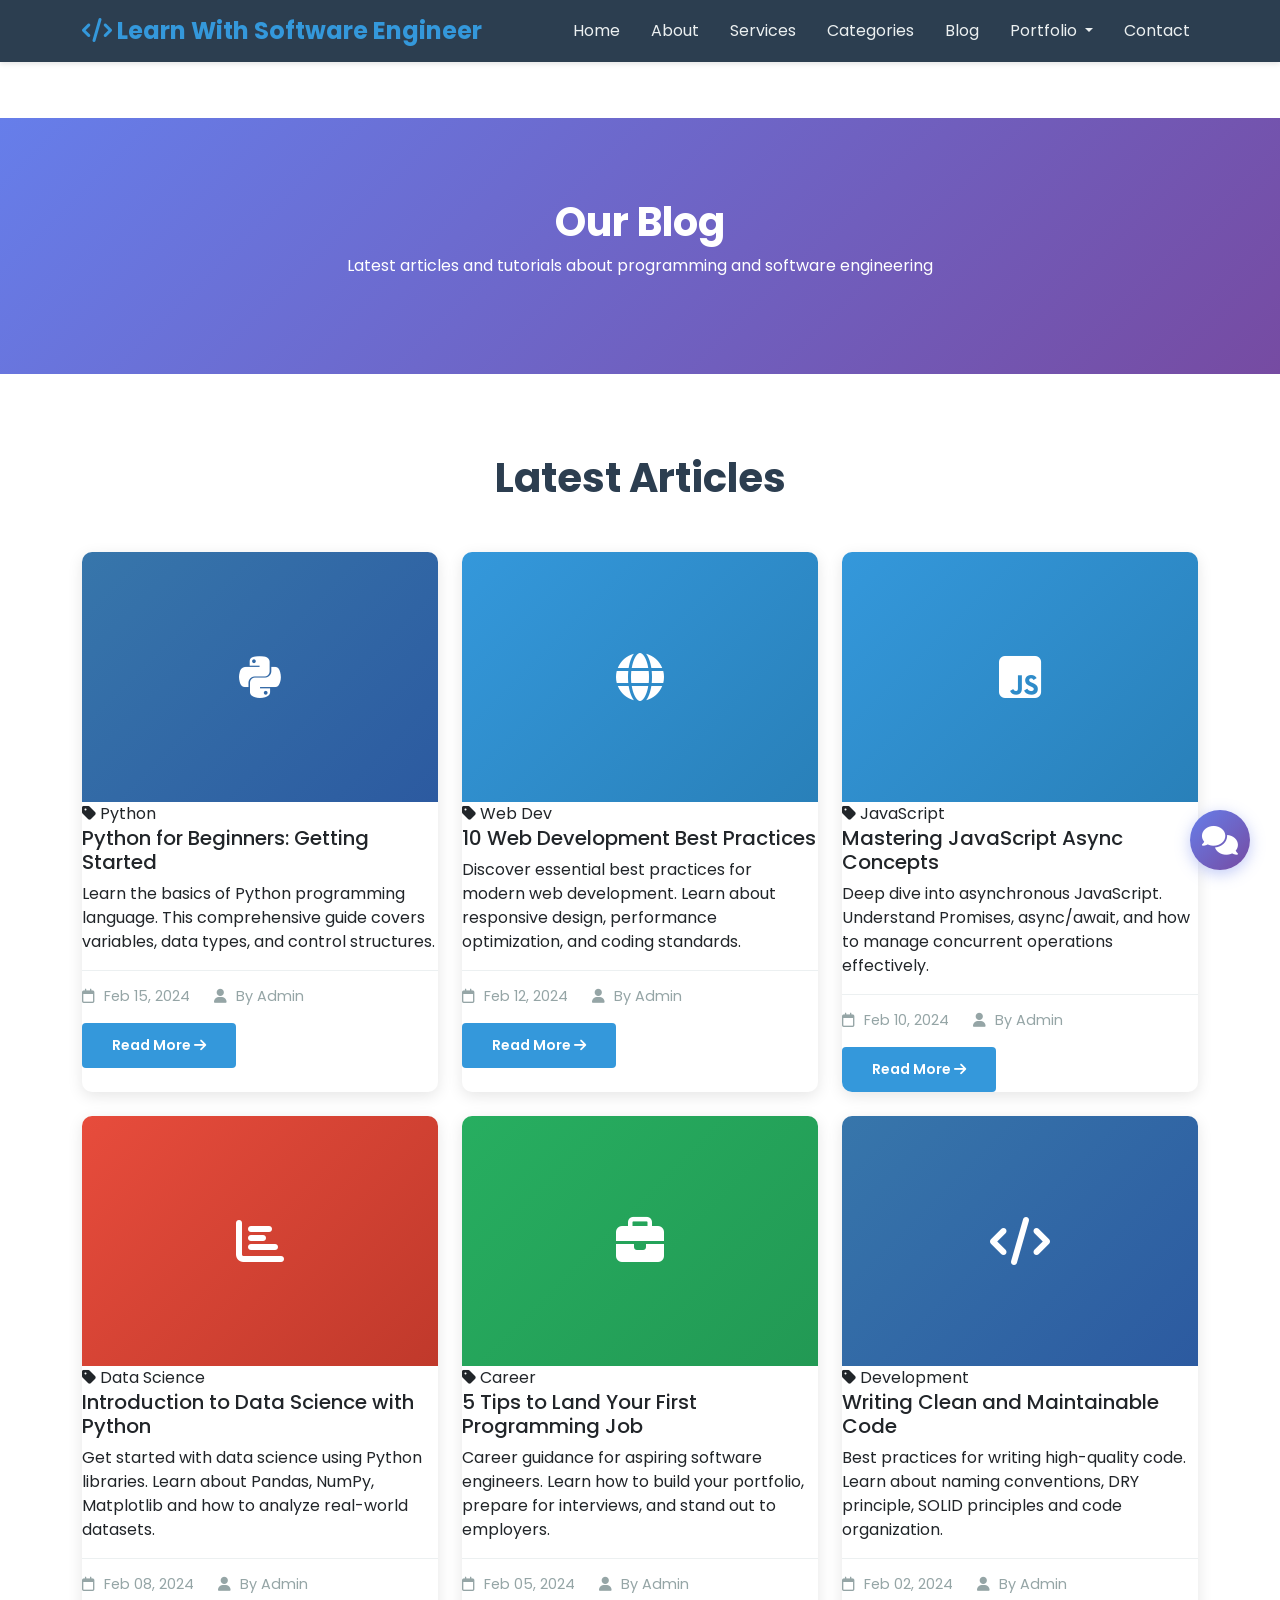
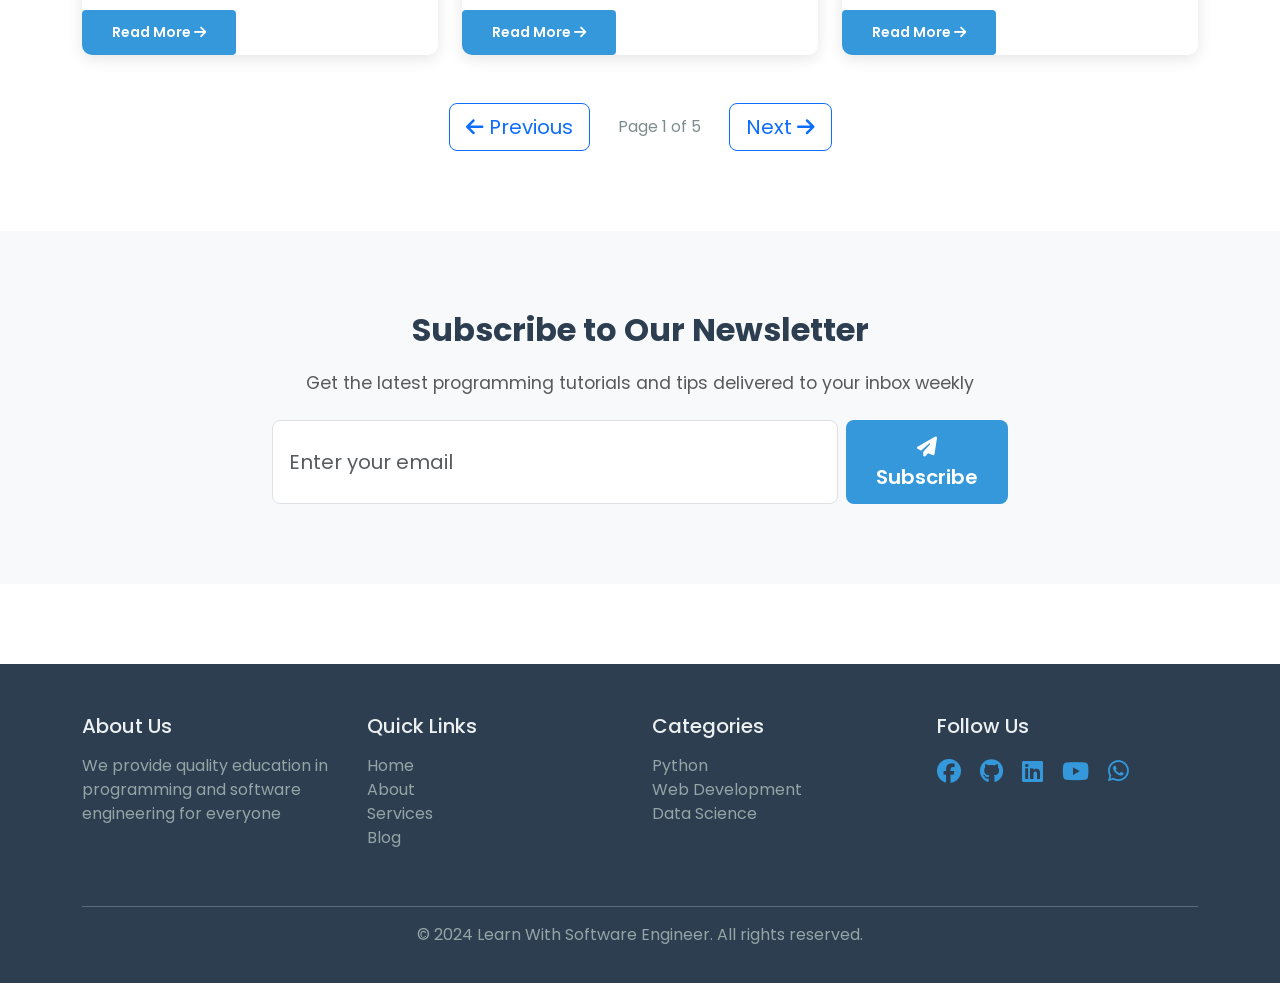
<file: blog.html>
<!DOCTYPE html>
<html lang="en">
<head>
    <!-- Meta tags for responsive design and character encoding -->
    <meta charset="UTF-8">
    <meta name="viewport" content="width=device-width, initial-scale=1.0">
    <meta name="google-site-verification" content="ABC123XYZ">
    <title>Blog - Learn With Software Engineer</title>
    
    <!-- Bootstrap 5 CSS from CDN -->
    <link href="https://cdn.jsdelivr.net/npm/bootstrap@5.3.0/dist/css/bootstrap.min.css" rel="stylesheet">
    
    <!-- Font Awesome icons from CDN -->
    <link rel="stylesheet" href="https://cdnjs.cloudflare.com/ajax/libs/font-awesome/6.4.0/css/all.min.css">
    
    <!-- Google Fonts -->
    <link href="https://fonts.googleapis.com/css2?family=Poppins:wght@400;500;600;700&display=swap" rel="stylesheet">
    
    <!-- Custom internal CSS -->
    <style>
        * {
            font-family: 'Poppins', sans-serif;
        }
        
        .navbar {
            background-color: #2c3e50;
            box-shadow: 0 2px 5px rgba(0,0,0,0.1);
        }
        
        .navbar-brand {
            font-weight: 700;
            font-size: 1.5rem;
            color: #3498db !important;
        }
        
        .nav-link {
            color: #ecf0f1 !important;
            margin-left: 15px;
            transition: all 0.3s ease;
        }
        
        .nav-link:hover {
            color: #3498db !important;
            transform: translateY(-2px);
        }
        
        .page-title {
            background: linear-gradient(135deg, #667eea 0%, #764ba2 100%);
            color: white;
            padding: 80px 0;
            text-align: center;
            margin-top: 56px;
        }
        
        .page-title h1 {
            font-size: 2.5rem;
            font-weight: 700;
        }
        
        .section-padding {
            padding: 80px 0;
        }
        
        .section-title {
            font-size: 2.5rem;
            font-weight: 700;
            margin-bottom: 50px;
            color: #2c3e50;
        }
        
        .btn-primary {
            background-color: #3498db;
            border: none;
            padding: 12px 30px;
            font-weight: 600;
            transition: all 0.3s ease;
        }
        
        .btn-primary:hover {
            background-color: #2980b9;
            transform: translateY(-3px);
            box-shadow: 0 5px 15px rgba(52, 152, 219, 0.4);
        }
        
        /* Blog post card styling */
        .blog-card {
            border: none;
            border-radius: 10px;
            box-shadow: 0 4px 15px rgba(0,0,0,0.1);
            transition: all 0.3s ease;
            overflow: hidden;
            height: 100%;
        }
        
        .blog-card:hover {
            transform: translateY(-10px);
            box-shadow: 0 8px 25px rgba(0,0,0,0.15);
        }
        
        /* Blog post image placeholder - gradient background instead of actual image */
        .blog-image {
            width: 100%;
            height: 250px;
            background: linear-gradient(135deg, #667eea 0%, #764ba2 100%);
            display: flex;
            align-items: center;
            justify-content: center;
            font-size: 3rem;
            color: white;
        }
        
        .blog-image.python {
            background: linear-gradient(135deg, #3776ab 0%, #2c5aa0 100%);
        }
        
        .blog-image.web {
            background: linear-gradient(135deg, #3498db 0%, #2980b9 100%);
        }
        
        .blog-image.data {
            background: linear-gradient(135deg, #e74c3c 0%, #c0392b 100%);
        }
        
        .blog-image.career {
            background: linear-gradient(135deg, #27ae60 0%, #229954 100%);
        }
        
 Blog content area styling 
        .blog-content {
            padding: 30px;
        }
        
      Blog post category tag styling 
        .blog-category {
            display: inline-block;
            background-color: #ecf0f1;
            color: #3498db;
            padding: 5px 15px;
            border-radius: 20px;
            font-size: 0.85rem;
            font-weight: 600;
            margin-bottom: 15px;
        }
        
 Blog post title styling 
        .blog-title {
            font-size: 1.3rem;
            font-weight: 700;
            color: #2c3e50;
            margin-bottom: 10px;
        }
        
  Blog post excerpt/description 
        .blog-excerpt {
            color: #7f8c8d;
            margin-bottom: 15px;
            line-height: 1.6;
        }
        
        /* Blog metadata (date and author) */
        .blog-meta {
            font-size: 0.9rem;
            color: #95a5a6;
            margin-bottom: 15px;
            padding-top: 15px;
            border-top: 1px solid #ecf0f1;
        }
        
        .blog-meta i {
            margin-right: 5px;
        }
        
        .blog-meta span {
            margin-right: 20px;
        }
        
        .footer {
            background-color: #2c3e50;
            color: #ecf0f1;
            padding: 50px 0 20px;
            margin-top: 80px;
        }
        
        .social-link {
            color: #3498db;
            font-size: 1.5rem;
            margin-right: 15px;
            transition: all 0.3s ease;
            display: inline-block;
        }
        
        .social-link:hover {
            color: #ecf0f1;
            transform: translateY(-3px);
        }
        
        .footer-text {
            color: #95a5a6;
        }
    </style>
    
    <!-- Kondee AI Chatbot -->
    <link rel="stylesheet" href="chatbot.css">
    <script src="chatbot-data.js"></script>
    <script src="chatbot.js"></script>
</head>
<body>
    <!-- NAVBAR SECTION -->
    <nav class="navbar navbar-expand-lg navbar-dark sticky-top">
        <div class="container">
            <a class="navbar-brand" href="index.html">
                <i class="fas fa-code"></i> Learn With Software Engineer
            </a>
            
            <button class="navbar-toggler" type="button" data-bs-toggle="collapse" data-bs-target="#navbarNav">
                <span class="navbar-toggler-icon"></span>
            </button>
            
            <div class="collapse navbar-collapse" id="navbarNav">
                <ul class="navbar-nav ms-auto">
                    <li class="nav-item">
                        <a class="nav-link" href="index.html">Home</a>
                    </li>
                    <li class="nav-item">
                        <a class="nav-link" href="about.html">About</a>
                    </li>
                    <li class="nav-item">
                        <a class="nav-link" href="services.html">Services</a>
                    </li>
                    <li class="nav-item">
                        <a class="nav-link" href="category.html">Categories</a>
                    </li>
                    <li class="nav-item">
                        <a class="nav-link active" href="blog.html">Blog</a>
                    </li>
                    <li class="nav-item dropdown">
                        <a class="nav-link dropdown-toggle" href="#" id="portfolioDropdown" role="button" data-bs-toggle="dropdown" aria-expanded="false">
                            Portfolio
                        </a>
                        <ul class="dropdown-menu" aria-labelledby="portfolioDropdown">
                            <li><a class="dropdown-item" href="data-science.html">Data Science</a></li>
                            <li><a class="dropdown-item" href="data-analyst.html">Data Analyst</a></li>
                            <li><a class="dropdown-item" href="app.html">AI Assistant</a></li>
                            <li><a class="dropdown-item" href="portofolo.html">Project</a></li>
                            <li><a class="dropdown-item" href="my-pdf.html">My PDFs</a></li>
                        </ul>
                    </li>
                    <li class="nav-item">
                        <a class="nav-link" href="contact.html">Contact</a>
                    </li>
                </ul>
            </div>
        </div>
    </nav>

    <!-- PAGE TITLE SECTION -->
    <section class="page-title">
        <div class="container">
            <h1>Our Blog</h1>
            <p>Latest articles and tutorials about programming and software engineering</p>
        </div>
    </section>

    <!-- BLOG POSTS SECTION - Display blog posts in card format -->
    <section class="section-padding">
        <div class="container">
            <h2 class="section-title text-center">Latest Articles</h2>
            
            <!-- Row with blog posts -->
            <div class="row g-4">
                <!-- Blog Post 1: Python Beginners Guide -->
                <div class="col-md-6 col-lg-4">
                    <div class="blog-card">
                        <!-- Blog image placeholder with Python gradient -->
                        <div class="blog-image python">
                            <i class="fab fa-python"></i>
                        </div>
                        
                        <!-- Blog post content -->
                        <div class="blog-content">
                            <!-- Category tag -->
                            <span class="blog-category">
                                <i class="fas fa-tag"></i> Python
                            </span>
                            
                            <!-- Blog title -->
                            <h5 class="blog-title">Python for Beginners: Getting Started</h5>
                            
                            <!-- Blog excerpt/preview -->
                            <p class="blog-excerpt">Learn the basics of Python programming language. 
                            This comprehensive guide covers variables, data types, and control structures.</p>
                            
                            <!-- Blog metadata (date and author) -->
                            <div class="blog-meta">
                                <span><i class="far fa-calendar"></i> Feb 15, 2024</span>
                                <span><i class="fas fa-user"></i> By Admin</span>
                            </div>
                            
                            <!-- Read More button -->
                            <a href="#" class="btn btn-primary btn-sm">Read More <i class="fas fa-arrow-right"></i></a>
                        </div>
                    </div>
                </div>
                
                <!-- Blog Post 2: Web Development Tips -->
                <div class="col-md-6 col-lg-4">
                    <div class="blog-card">
                        <!-- Blog image placeholder with Web gradient -->
                        <div class="blog-image web">
                            <i class="fas fa-globe"></i>
                        </div>
                        
                        <!-- Blog post content -->
                        <div class="blog-content">
                            <!-- Category tag -->
                            <span class="blog-category">
                                <i class="fas fa-tag"></i> Web Dev
                            </span>
                            
                            <!-- Blog title -->
                            <h5 class="blog-title">10 Web Development Best Practices</h5>
                            
                            <!-- Blog excerpt/preview -->
                            <p class="blog-excerpt">Discover essential best practices for modern web development. 
                            Learn about responsive design, performance optimization, and coding standards.</p>
                            
                            <!-- Blog metadata (date and author) -->
                            <div class="blog-meta">
                                <span><i class="far fa-calendar"></i> Feb 12, 2024</span>
                                <span><i class="fas fa-user"></i> By Admin</span>
                            </div>
                            
                            <!-- Read More button -->
                            <a href="#" class="btn btn-primary btn-sm">Read More <i class="fas fa-arrow-right"></i></a>
                        </div>
                    </div>
                </div>
                
                <!-- Blog Post 3: JavaScript Tips -->
                <div class="col-md-6 col-lg-4">
                    <div class="blog-card">
                        <!-- Blog image placeholder with JavaScript gradient -->
                        <div class="blog-image web">
                            <i class="fab fa-js-square"></i>
                        </div>
                        
                        <!-- Blog post content -->
                        <div class="blog-content">
                            <!-- Category tag -->
                            <span class="blog-category">
                                <i class="fas fa-tag"></i> JavaScript
                            </span>
                            
                            <!-- Blog title -->
                            <h5 class="blog-title">Mastering JavaScript Async Concepts</h5>
                            
                            <!-- Blog excerpt/preview -->
                            <p class="blog-excerpt">Deep dive into asynchronous JavaScript. 
                            Understand Promises, async/await, and how to manage concurrent operations effectively.</p>
                            
                            <!-- Blog metadata (date and author) -->
                            <div class="blog-meta">
                                <span><i class="far fa-calendar"></i> Feb 10, 2024</span>
                                <span><i class="fas fa-user"></i> By Admin</span>
                            </div>
                            
                            <!-- Read More button -->
                            <a href="#" class="btn btn-primary btn-sm">Read More <i class="fas fa-arrow-right"></i></a>
                        </div>
                    </div>
                </div>
                
                <!-- Blog Post 4: Data Science Intro -->
                <div class="col-md-6 col-lg-4">
                    <div class="blog-card">
                        <!-- Blog image placeholder with Data Science gradient -->
                        <div class="blog-image data">
                            <i class="fas fa-chart-bar"></i>
                        </div>
                        
                        <!-- Blog post content -->
                        <div class="blog-content">
                            <!-- Category tag -->
                            <span class="blog-category">
                                <i class="fas fa-tag"></i> Data Science
                            </span>
                            
                            <!-- Blog title -->
                            <h5 class="blog-title">Introduction to Data Science with Python</h5>
                            
                            <!-- Blog excerpt/preview -->
                            <p class="blog-excerpt">Get started with data science using Python libraries. 
                            Learn about Pandas, NumPy, Matplotlib and how to analyze real-world datasets.</p>
                            
                            <!-- Blog metadata (date and author) -->
                            <div class="blog-meta">
                                <span><i class="far fa-calendar"></i> Feb 08, 2024</span>
                                <span><i class="fas fa-user"></i> By Admin</span>
                            </div>
                            
                            <!-- Read More button -->
                            <a href="#" class="btn btn-primary btn-sm">Read More <i class="fas fa-arrow-right"></i></a>
                        </div>
                    </div>
                </div>
                
                <!-- Blog Post 5: Career Tips -->
                <div class="col-md-6 col-lg-4">
                    <div class="blog-card">
                        <!-- Blog image placeholder with Career gradient -->
                        <div class="blog-image career">
                            <i class="fas fa-briefcase"></i>
                        </div>
                        
                        <!-- Blog post content -->
                        <div class="blog-content">
                            <!-- Category tag -->
                            <span class="blog-category">
                                <i class="fas fa-tag"></i> Career
                            </span>
                            
                            <!-- Blog title -->
                            <h5 class="blog-title">5 Tips to Land Your First Programming Job</h5>
                            
                            <!-- Blog excerpt/preview -->
                            <p class="blog-excerpt">Career guidance for aspiring software engineers. 
                            Learn how to build your portfolio, prepare for interviews, and stand out to employers.</p>
                            
                            <!-- Blog metadata (date and author) -->
                            <div class="blog-meta">
                                <span><i class="far fa-calendar"></i> Feb 05, 2024</span>
                                <span><i class="fas fa-user"></i> By Admin</span>
                            </div>
                            
                            <!-- Read More button -->
                            <a href="#" class="btn btn-primary btn-sm">Read More <i class="fas fa-arrow-right"></i></a>
                        </div>
                    </div>
                </div>
                
                <!-- Blog Post 6: Code Quality -->
                <div class="col-md-6 col-lg-4">
                    <div class="blog-card">
                        <!-- Blog image placeholder with Code Quality gradient -->
                        <div class="blog-image python">
                            <i class="fas fa-code"></i>
                        </div>
                        
                        <!-- Blog post content -->
                        <div class="blog-content">
                            <!-- Category tag -->
                            <span class="blog-category">
                                <i class="fas fa-tag"></i> Development
                            </span>
                            
                            <!-- Blog title -->
                            <h5 class="blog-title">Writing Clean and Maintainable Code</h5>
                            
                            <!-- Blog excerpt/preview -->
                            <p class="blog-excerpt">Best practices for writing high-quality code. 
                            Learn about naming conventions, DRY principle, SOLID principles and code organization.</p>
                            
                            <!-- Blog metadata (date and author) -->
                            <div class="blog-meta">
                                <span><i class="far fa-calendar"></i> Feb 02, 2024</span>
                                <span><i class="fas fa-user"></i> By Admin</span>
                            </div>
                            
                            <!-- Read More button -->
                            <a href="#" class="btn btn-primary btn-sm">Read More <i class="fas fa-arrow-right"></i></a>
                        </div>
                    </div>
                </div>
            </div>

            <!-- Pagination or Load More section -->
            <div class="text-center mt-5">
                <a href="#" class="btn btn-outline-primary btn-lg me-2">
                    <i class="fas fa-arrow-left"></i> Previous
                </a>
                <span class="mx-3" style="color: #7f8c8d;">Page 1 of 5</span>
                <a href="#" class="btn btn-outline-primary btn-lg ms-2">
                    Next <i class="fas fa-arrow-right"></i>
                </a>
            </div>
        </div>
    </section>

    <!-- NEWSLETTER SECTION - Email subscription -->
    <section class="section-padding" style="background-color: #f8f9fa;">
        <div class="container">
            <div class="row">
                <div class="col-md-8 mx-auto text-center">
                    <h2 style="color: #2c3e50; font-weight: 700; margin-bottom: 20px;">Subscribe to Our Newsletter</h2>
                    <p class="text-muted mb-4" style="font-size: 1.1rem;">
                        Get the latest programming tutorials and tips delivered to your inbox weekly
                    </p>
                    
                    <!-- Newsletter subscription form -->
                    <form class="d-flex gap-2">
                        <input type="email" class="form-control form-control-lg" placeholder="Enter your email" required>
                        <button type="submit" class="btn btn-primary btn-lg">
                            <i class="fas fa-paper-plane"></i> Subscribe
                        </button>
                    </form>
                </div>
            </div>
        </div>
    </section>

    <!-- FOOTER SECTION -->
    <footer class="footer">
        <div class="container">
            <div class="row">
                <div class="col-md-3 mb-4">
                    <h5 class="mb-3">About Us</h5>
                    <p class="footer-text">We provide quality education in programming and software engineering for everyone</p>
                </div>
                
                <div class="col-md-3 mb-4">
                    <h5 class="mb-3">Quick Links</h5>
                    <ul class="list-unstyled">
                        <li><a href="index.html" class="footer-text text-decoration-none">Home</a></li>
                        <li><a href="about.html" class="footer-text text-decoration-none">About</a></li>
                        <li><a href="services.html" class="footer-text text-decoration-none">Services</a></li>
                        <li><a href="blog.html" class="footer-text text-decoration-none">Blog</a></li>
                    </ul>
                </div>
                
                <div class="col-md-3 mb-4">
                    <h5 class="mb-3">Categories</h5>
                    <ul class="list-unstyled">
                        <li><a href="category.html" class="footer-text text-decoration-none">Python</a></li>
                        <li><a href="category.html" class="footer-text text-decoration-none">Web Development</a></li>
                        <li><a href="category.html" class="footer-text text-decoration-none">Data Science</a></li>
                    </ul>
                </div>
                
                <div class="col-md-3 mb-4">
                    <h5 class="mb-3">Follow Us</h5>
                    <a href="https://web.facebook.com/profile.php?id=61578725471951" class="social-link"><i class="fab fa-facebook"></i></a>
                    <a href="https://github.com" class="social-link"><i class="fab fa-github"></i></a>
                    <a href="https://www.linkedin.com/feed/" class="social-link"><i class="fab fa-linkedin"></i></a>
                    <a href="https://www.youtube.com/@learn_with_software_engineer" class="social-link"><i class="fab fa-youtube"></i></a>
                    <a href="https://wa.me/923363200433" class="social-link"><i class="fab fa-whatsapp"></i></a>
                </div>
            </div>
            
            <hr class="bg-secondary">
            <div class="text-center footer-text">
                <p>&copy; 2024 Learn With Software Engineer. All rights reserved.</p>
            </div>
        </div>
    </footer>

    <!-- Bootstrap 5 JavaScript from CDN -->
    <script src="https://cdn.jsdelivr.net/npm/bootstrap@5.3.0/dist/js/bootstrap.bundle.min.js"></script>
</body>
</html>
</file>
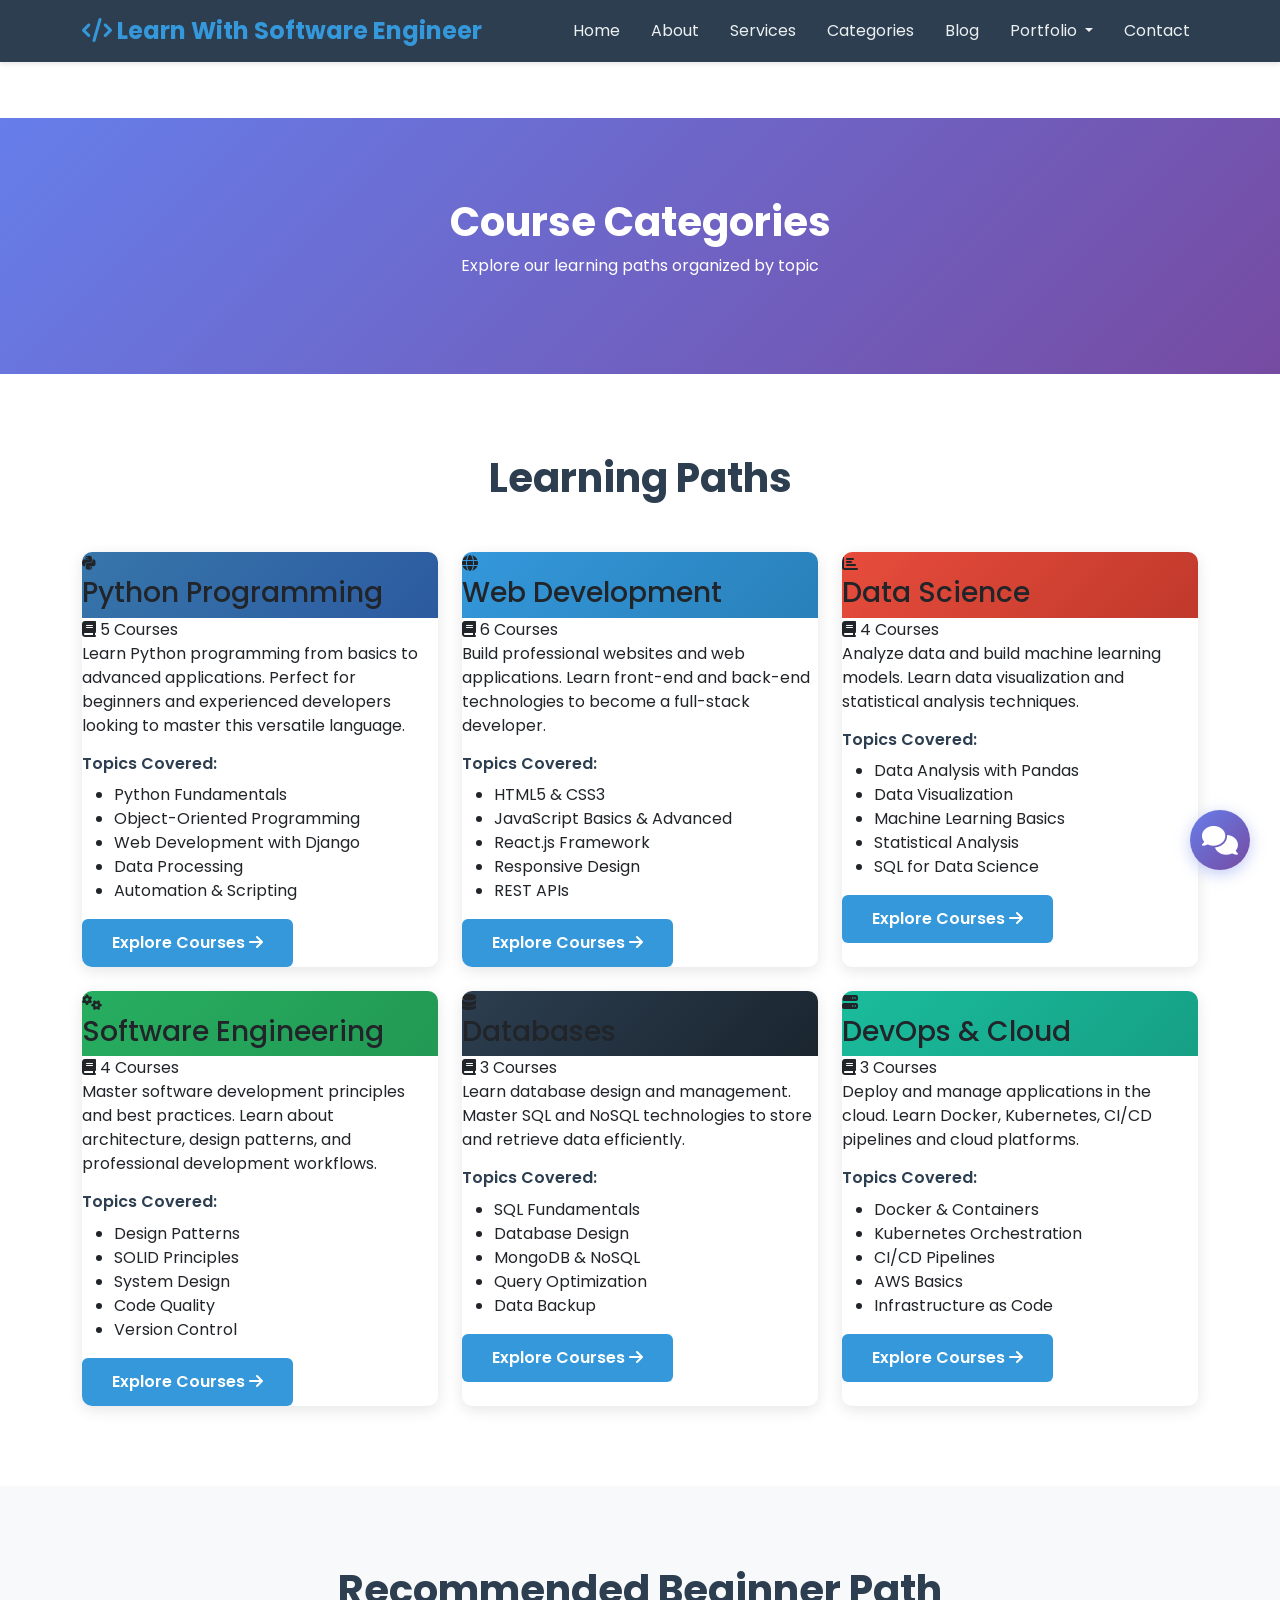
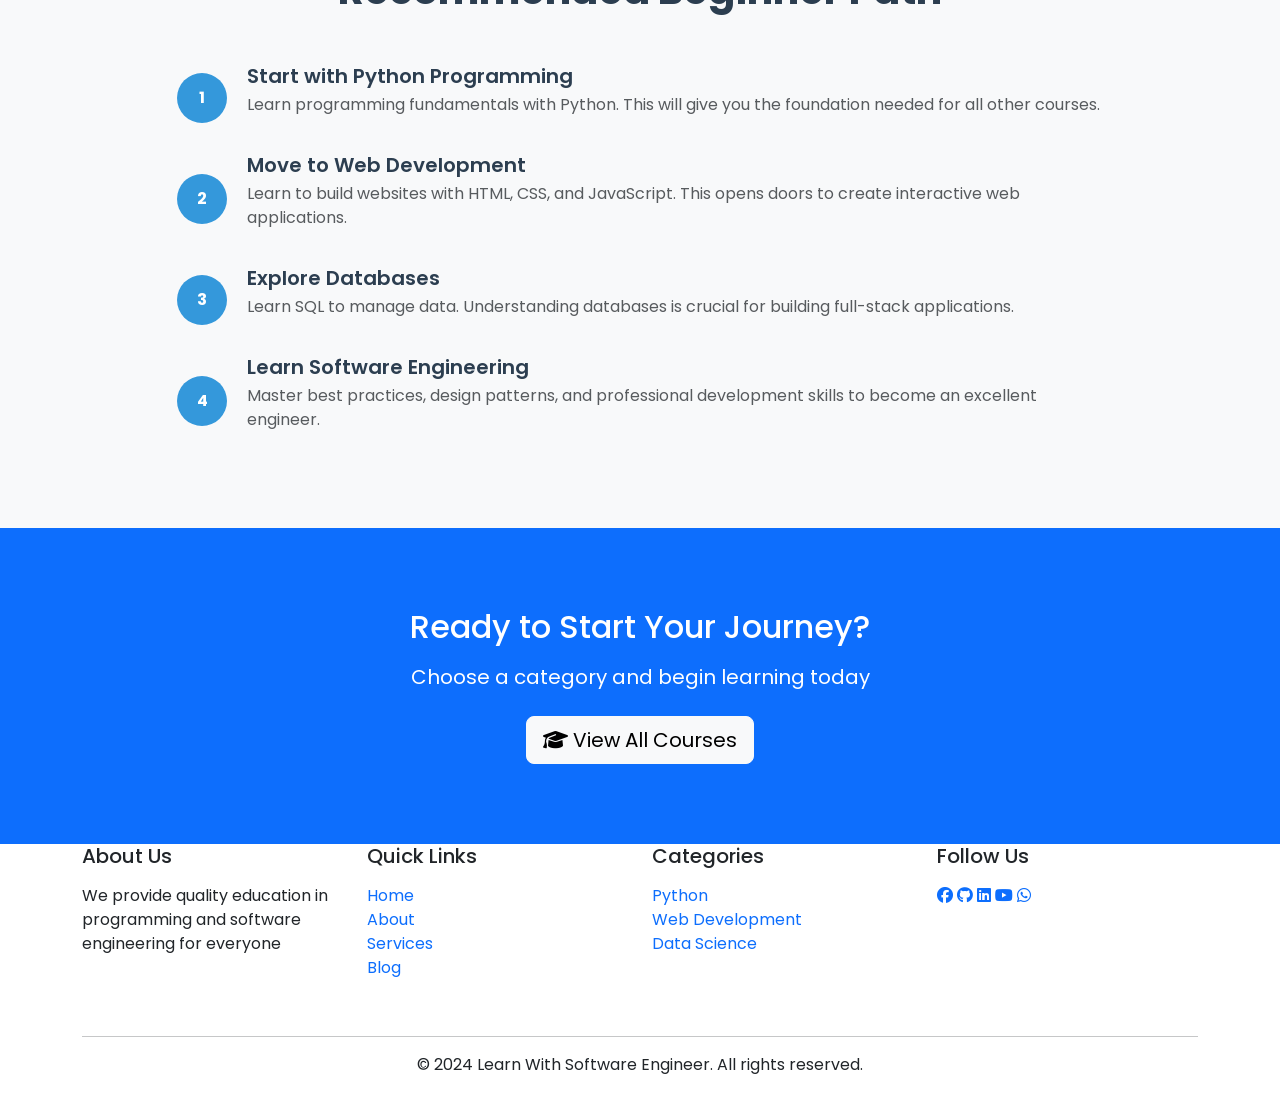
<file: category.html>
<!DOCTYPE html>
<html lang="en">
<head>
    <!-- Meta tags for responsive design and character encoding -->
    <meta charset="UTF-8">
    <meta name="viewport" content="width=device-width, initial-scale=1.0">
    <meta name="google-site-verification" content="ABC123XYZ">
    <title>Categories - Learn With Software Engineer</title>
    
    <!-- Bootstrap 5 CSS from CDN -->
    <link href="https://cdn.jsdelivr.net/npm/bootstrap@5.3.0/dist/css/bootstrap.min.css" rel="stylesheet">
    
    <!-- Font Awesome icons from CDN -->
    <link rel="stylesheet" href="https://cdnjs.cloudflare.com/ajax/libs/font-awesome/6.4.0/css/all.min.css">
    
    <!-- Google Fonts -->
    <link href="https://fonts.googleapis.com/css2?family=Poppins:wght@400;500;600;700&display=swap" rel="stylesheet">
    
    <!-- Custom internal CSS -->
    <style>
        * {
            font-family: 'Poppins', sans-serif;
        }
        
        .navbar {
            background-color: #2c3e50;
            box-shadow: 0 2px 5px rgba(0,0,0,0.1);
        }
        
        .navbar-brand {
            font-weight: 700;
            font-size: 1.5rem;
            color: #3498db !important;
        }
        
        .nav-link {
            color: #ecf0f1 !important;
            margin-left: 15px;
            transition: all 0.3s ease;
        }
        
        .nav-link:hover {
            color: #3498db !important;
            transform: translateY(-2px);
        }
        
        .page-title {
            background: linear-gradient(135deg, #667eea 0%, #764ba2 100%);
            color: white;
            padding: 80px 0;
            text-align: center;
            margin-top: 56px;
        }
        
        .page-title h1 {
            font-size: 2.5rem;
            font-weight: 700;
        }
        
        .section-padding {
            padding: 80px 0;
        }
        
        .section-title {
            font-size: 2.5rem;
            font-weight: 700;
            margin-bottom: 50px;
            color: #2c3e50;
        }
        
        .btn-primary {
            background-color: #3498db;
            border: none;
            padding: 12px 30px;
            font-weight: 600;
            transition: all 0.3s ease;
        }
        
        .btn-primary:hover {
            background-color: #2980b9;
            transform: translateY(-3px);
            box-shadow: 0 5px 15px rgba(52, 152, 219, 0.4);
        }
        
        /* Category main card styling */
        .category-card {
            border: none;
            border-radius: 10px;
            box-shadow: 0 4px 15px rgba(0,0,0,0.1);
            transition: all 0.3s ease;
            overflow: hidden;
            height: 100%;
            display: flex;
            flex-direction: column;
        }
        
        .category-card:hover {
            transform: translateY(-10px);
            box-shadow: 0 8px 25px rgba(0,0,0,0.15);
        }
        
        /* Category header with icon and color -->
        .category-header {
            padding: 60px 20px;
            color: white;
            text-align: center;
            display: flex;
            flex-direction: column;
            justify-content: center;
            align-items: center;
        }
        
        .category-header i {
            font-size: 4rem;
            margin-bottom: 15px;
        }
        
        .category-header h3 {
            font-weight: 700;
            margin: 0;
        }
        
        /* Category body/content area -->
        .category-body {
            padding: 30px;
            flex-grow: 1;
            display: flex;
            flex-direction: column;
        }
        
        .category-description {
            color: #7f8c8d;
            margin-bottom: 20px;
            line-height: 1.6;
            flex-grow: 1;
        }
        
        /* Courses count badge -->
        .courses-count {
            background-color: #ecf0f1;
            color: #3498db;
            padding: 10px 15px;
            border-radius: 5px;
            font-weight: 600;
            margin-bottom: 15px;
            text-align: center;
        }
        
        /* Topics list styling -->
        .topics-list {
            list-style: none;
            padding: 0;
            margin-bottom: 15px;
        }
        
        .topics-list li {
            padding: 8px 0;
            color: #555;
            border-bottom: 1px solid #ecf0f1;
            font-size: 0.95rem;
        }
        
        .topics-list li:before {
            content: '→ ';
            color: #3498db;
            font-weight: 600;
            margin-right: 8px;
        }
        
        .topics-list li:last-child {
            border-bottom: none;
        }
        
        /* Footer styling -->
        .footer {
            background-color: #2c3e50;
            color: #ecf0f1;
            padding: 50px 0 20px;
            margin-top: 80px;
        }
        
        .social-link {
            color: #3498db;
            font-size: 1.5rem;
            margin-right: 15px;
            transition: all 0.3s ease;
            display: inline-block;
        }
        
        .social-link:hover {
            color: #ecf0f1;
            transform: translateY(-3px);
        }
        
        .footer-text {
            color: #95a5a6;
        }
        
        /* Difficulty level badge -->
        .difficulty-badge {
            display: inline-block;
            background-color: #ffeaa7;
            color: #d63031;
            padding: 5px 10px;
            border-radius: 3px;
            font-size: 0.8rem;
            font-weight: 600;
            margin-right: 5px;
        }
    </style>
    
    <!-- Kondee AI Chatbot -->
    <link rel="stylesheet" href="chatbot.css">
    <script src="chatbot-data.js"></script>
    <script src="chatbot.js"></script>
</head>
<body>
    <!-- NAVBAR SECTION -->
    <nav class="navbar navbar-expand-lg navbar-dark sticky-top">
        <div class="container">
            <a class="navbar-brand" href="index.html">
                <i class="fas fa-code"></i> Learn With Software Engineer
            </a>
            
            <button class="navbar-toggler" type="button" data-bs-toggle="collapse" data-bs-target="#navbarNav">
                <span class="navbar-toggler-icon"></span>
            </button>
            
            <div class="collapse navbar-collapse" id="navbarNav">
                <ul class="navbar-nav ms-auto">
                    <li class="nav-item">
                        <a class="nav-link" href="index.html">Home</a>
                    </li>
                    <li class="nav-item">
                        <a class="nav-link" href="about.html">About</a>
                    </li>
                    <li class="nav-item">
                        <a class="nav-link" href="services.html">Services</a>
                    </li>
                    <li class="nav-item">
                        <a class="nav-link active" href="category.html">Categories</a>
                    </li>
                    <li class="nav-item">
                        <a class="nav-link" href="blog.html">Blog</a>
                    </li>
                    <li class="nav-item dropdown">
                        <a class="nav-link dropdown-toggle" href="#" id="portfolioDropdown" role="button" data-bs-toggle="dropdown" aria-expanded="false">
                            Portfolio
                        </a>
                        <ul class="dropdown-menu" aria-labelledby="portfolioDropdown">
                            <li><a class="dropdown-item" href="data-science.html">Data Science</a></li>
                            <li><a class="dropdown-item" href="data-analyst.html">Data Analyst</a></li>
                            <li><a class="dropdown-item" href="app.html">AI Assistant</a></li>
                            <li><a class="dropdown-item" href="portofolo.html">Project</a></li>
                            <li><a class="dropdown-item" href="my-pdf.html">My PDFs</a></li>
                        </ul>
                    </li>
                    <li class="nav-item">
                        <a class="nav-link" href="contact.html">Contact</a>
                    </li>
                </ul>
            </div>
        </div>
    </nav>

    <!-- PAGE TITLE SECTION -->
    <section class="page-title">
        <div class="container">
            <h1>Course Categories</h1>
            <p>Explore our learning paths organized by topic</p>
        </div>
    </section>

    <!-- MAIN CATEGORIES SECTION -->
    <section class="section-padding">
        <div class="container">
            <h2 class="section-title text-center">Learning Paths</h2>
            
            <!-- Row with category cards -->
            <div class="row g-4">
                <!-- Category 1: Python Programming -->
                <div class="col-md-6 col-lg-4">
                    <div class="category-card">
                        <!-- Category header with gradient background -->
                        <div class="category-header" style="background: linear-gradient(135deg, #3776ab 0%, #2c5aa0 100%);">
                            <i class="fab fa-python"></i>
                            <h3>Python Programming</h3>
                        </div>
                        
                        <!-- Category body with details -->
                        <div class="category-body">
                            <!-- Courses count badge -->
                            <div class="courses-count">
                                <i class="fas fa-book"></i> 5 Courses
                            </div>
                            
                            <!-- Category description -->
                            <p class="category-description">
                                Learn Python programming from basics to advanced applications. Perfect for beginners 
                                and experienced developers looking to master this versatile language.
                            </p>
                            
                            <!-- Topics/subtopics list -->
                            <h6 style="color: #2c3e50; font-weight: 600; margin-bottom: 10px;">Topics Covered:</h6>
                            <ul class="topics-list">
                                <li>Python Fundamentals</li>
                                <li>Object-Oriented Programming</li>
                                <li>Web Development with Django</li>
                                <li>Data Processing</li>
                                <li>Automation & Scripting</li>
                            </ul>
                            
                            <!-- Explore button -->
                            <a href="services.html" class="btn btn-primary mt-auto">
                                Explore Courses <i class="fas fa-arrow-right"></i>
                            </a>
                        </div>
                    </div>
                </div>
                
                <!-- Category 2: Web Development -->
                <div class="col-md-6 col-lg-4">
                    <div class="category-card">
                        <!-- Category header with gradient background -->
                        <div class="category-header" style="background: linear-gradient(135deg, #3498db 0%, #2980b9 100%);">
                            <i class="fas fa-globe"></i>
                            <h3>Web Development</h3>
                        </div>
                        
                        <!-- Category body with details -->
                        <div class="category-body">
                            <!-- Courses count badge -->
                            <div class="courses-count">
                                <i class="fas fa-book"></i> 6 Courses
                            </div>
                            
                            <!-- Category description -->
                            <p class="category-description">
                                Build professional websites and web applications. Learn front-end and back-end 
                                technologies to become a full-stack developer.
                            </p>
                            
                            <!-- Topics/subtopics list -->
                            <h6 style="color: #2c3e50; font-weight: 600; margin-bottom: 10px;">Topics Covered:</h6>
                            <ul class="topics-list">
                                <li>HTML5 & CSS3</li>
                                <li>JavaScript Basics & Advanced</li>
                                <li>React.js Framework</li>
                                <li>Responsive Design</li>
                                <li>REST APIs</li>
                            </ul>
                            
                            <!-- Explore button -->
                            <a href="services.html" class="btn btn-primary mt-auto">
                                Explore Courses <i class="fas fa-arrow-right"></i>
                            </a>
                        </div>
                    </div>
                </div>
                
                <!-- Category 3: Data Science -->
                <div class="col-md-6 col-lg-4">
                    <div class="category-card">
                        <!-- Category header with gradient background -->
                        <div class="category-header" style="background: linear-gradient(135deg, #e74c3c 0%, #c0392b 100%);">
                            <i class="fas fa-chart-bar"></i>
                            <h3>Data Science</h3>
                        </div>
                        
                        <!-- Category body with details -->
                        <div class="category-body">
                            <!-- Courses count badge -->
                            <div class="courses-count">
                                <i class="fas fa-book"></i> 4 Courses
                            </div>
                            
                            <!-- Category description -->
                            <p class="category-description">
                                Analyze data and build machine learning models. Learn data visualization and 
                                statistical analysis techniques.
                            </p>
                            
                            <!-- Topics/subtopics list -->
                            <h6 style="color: #2c3e50; font-weight: 600; margin-bottom: 10px;">Topics Covered:</h6>
                            <ul class="topics-list">
                                <li>Data Analysis with Pandas</li>
                                <li>Data Visualization</li>
                                <li>Machine Learning Basics</li>
                                <li>Statistical Analysis</li>
                                <li>SQL for Data Science</li>
                            </ul>
                            
                            <!-- Explore button -->
                            <a href="services.html" class="btn btn-primary mt-auto">
                                Explore Courses <i class="fas fa-arrow-right"></i>
                            </a>
                        </div>
                    </div>
                </div>
                
                <!-- Category 4: Software Engineering -->
                <div class="col-md-6 col-lg-4">
                    <div class="category-card">
                        <!-- Category header with gradient background -->
                        <div class="category-header" style="background: linear-gradient(135deg, #27ae60 0%, #229954 100%);">
                            <i class="fas fa-cogs"></i>
                            <h3>Software Engineering</h3>
                        </div>
                        
                        <!-- Category body with details -->
                        <div class="category-body">
                            <!-- Courses count badge -->
                            <div class="courses-count">
                                <i class="fas fa-book"></i> 4 Courses
                            </div>
                            
                            <!-- Category description -->
                            <p class="category-description">
                                Master software development principles and best practices. Learn about architecture,
                                design patterns, and professional development workflows.
                            </p>
                            
                            <!-- Topics/subtopics list -->
                            <h6 style="color: #2c3e50; font-weight: 600; margin-bottom: 10px;">Topics Covered:</h6>
                            <ul class="topics-list">
                                <li>Design Patterns</li>
                                <li>SOLID Principles</li>
                                <li>System Design</li>
                                <li>Code Quality</li>
                                <li>Version Control</li>
                            </ul>
                            
                            <!-- Explore button -->
                            <a href="services.html" class="btn btn-primary mt-auto">
                                Explore Courses <i class="fas fa-arrow-right"></i>
                            </a>
                        </div>
                    </div>
                </div>
                
                <!-- Category 5: Databases -->
                <div class="col-md-6 col-lg-4">
                    <div class="category-card">
                        <!-- Category header with gradient background -->
                        <div class="category-header" style="background: linear-gradient(135deg, #2c3e50 0%, #1a252f 100%);">
                            <i class="fas fa-database"></i>
                            <h3>Databases</h3>
                        </div>
                        
                        <!-- Category body with details -->
                        <div class="category-body">
                            <!-- Courses count badge -->
                            <div class="courses-count">
                                <i class="fas fa-book"></i> 3 Courses
                            </div>
                            
                            <!-- Category description -->
                            <p class="category-description">
                                Learn database design and management. Master SQL and NoSQL technologies to store 
                                and retrieve data efficiently.
                            </p>
                            
                            <!-- Topics/subtopics list -->
                            <h6 style="color: #2c3e50; font-weight: 600; margin-bottom: 10px;">Topics Covered:</h6>
                            <ul class="topics-list">
                                <li>SQL Fundamentals</li>
                                <li>Database Design</li>
                                <li>MongoDB & NoSQL</li>
                                <li>Query Optimization</li>
                                <li>Data Backup</li>
                            </ul>
                            
                            <!-- Explore button -->
                            <a href="services.html" class="btn btn-primary mt-auto">
                                Explore Courses <i class="fas fa-arrow-right"></i>
                            </a>
                        </div>
                    </div>
                </div>
                
                <!-- Category 6: DevOps & Cloud -->
                <div class="col-md-6 col-lg-4">
                    <div class="category-card">
                        <!-- Category header with gradient background -->
                        <div class="category-header" style="background: linear-gradient(135deg, #1abc9c 0%, #16a085 100%);">
                            <i class="fas fa-server"></i>
                            <h3>DevOps & Cloud</h3>
                        </div>
                        
                        <!-- Category body with details -->
                        <div class="category-body">
                            <!-- Courses count badge -->
                            <div class="courses-count">
                                <i class="fas fa-book"></i> 3 Courses
                            </div>
                            
                            <!-- Category description -->
                            <p class="category-description">
                                Deploy and manage applications in the cloud. Learn Docker, Kubernetes, CI/CD 
                                pipelines and cloud platforms.
                            </p>
                            
                            <!-- Topics/subtopics list -->
                            <h6 style="color: #2c3e50; font-weight: 600; margin-bottom: 10px;">Topics Covered:</h6>
                            <ul class="topics-list">
                                <li>Docker & Containers</li>
                                <li>Kubernetes Orchestration</li>
                                <li>CI/CD Pipelines</li>
                                <li>AWS Basics</li>
                                <li>Infrastructure as Code</li>
                            </ul>
                            
                            <!-- Explore button -->
                            <a href="services.html" class="btn btn-primary mt-auto">
                                Explore Courses <i class="fas fa-arrow-right"></i>
                            </a>
                        </div>
                    </div>
                </div>
            </div>
        </div>
    </section>

    <!-- BEGINNER PATH SECTION - Recommended learning path for beginners -->
    <section class="section-padding bg-light">
        <div class="container">
            <h2 class="section-title text-center">Recommended Beginner Path</h2>
            
            <!-- Learning path timeline/steps -->
            <div class="row">
                <div class="col-md-10 mx-auto">
                    <div style="display: flex; flex-direction: column; gap: 20px;">
                        <!-- Step 1 -->
                        <div style="display: flex; align-items: center; gap: 20px;">
                            <div style="background-color: #3498db; color: white; width: 50px; height: 50px; 
                                        border-radius: 50%; display: flex; align-items: center; justify-content: center; 
                                        font-weight: 700; flex-shrink: 0;">1</div>
                            <div style="flex-grow: 1;">
                                <h5 style="color: #2c3e50; font-weight: 600; margin-bottom: 5px;">
                                    Start with Python Programming
                                </h5>
                                <p class="text-muted">Learn programming fundamentals with Python. This will give you 
                                the foundation needed for all other courses.</p>
                            </div>
                        </div>
                        
                        <!-- Step 2 -->
                        <div style="display: flex; align-items: center; gap: 20px;">
                            <div style="background-color: #3498db; color: white; width: 50px; height: 50px; 
                                        border-radius: 50%; display: flex; align-items: center; justify-content: center; 
                                        font-weight: 700; flex-shrink: 0;">2</div>
                            <div style="flex-grow: 1;">
                                <h5 style="color: #2c3e50; font-weight: 600; margin-bottom: 5px;">
                                    Move to Web Development
                                </h5>
                                <p class="text-muted">Learn to build websites with HTML, CSS, and JavaScript. This 
                                opens doors to create interactive web applications.</p>
                            </div>
                        </div>
                        
                        <!-- Step 3 -->
                        <div style="display: flex; align-items: center; gap: 20px;">
                            <div style="background-color: #3498db; color: white; width: 50px; height: 50px; 
                                        border-radius: 50%; display: flex; align-items: center; justify-content: center; 
                                        font-weight: 700; flex-shrink: 0;">3</div>
                            <div style="flex-grow: 1;">
                                <h5 style="color: #2c3e50; font-weight: 600; margin-bottom: 5px;">
                                    Explore Databases
                                </h5>
                                <p class="text-muted">Learn SQL to manage data. Understanding databases is crucial 
                                for building full-stack applications.</p>
                            </div>
                        </div>
                        
                        <!-- Step 4 -->
                        <div style="display: flex; align-items: center; gap: 20px;">
                            <div style="background-color: #3498db; color: white; width: 50px; height: 50px; 
                                        border-radius: 50%; display: flex; align-items: center; justify-content: center; 
                                        font-weight: 700; flex-shrink: 0;">4</div>
                            <div style="flex-grow: 1;">
                                <h5 style="color: #2c3e50; font-weight: 600; margin-bottom: 5px;">
                                    Learn Software Engineering
                                </h5>
                                <p class="text-muted">Master best practices, design patterns, and professional 
                                development skills to become an excellent engineer.</p>
                            </div>
                        </div>
                    </div>
                </div>
            </div>
        </div>
    </section>

    <!-- CTA SECTION -->
    <section class="section-padding bg-primary text-white text-center">
        <div class="container">
            <h2 class="mb-3">Ready to Start Your Journey?</h2>
            <p class="fs-5 mb-4">Choose a category and begin learning today</p>
            <a href="services.html" class="btn btn-light btn-lg">
                <i class="fas fa-graduation-cap"></i> View All Courses
            </a>
        </div>
    </section>

    <!-- FOOTER SECTION -->
    <footer class="footer">
        <div class="container">
            <div class="row">
                <div class="col-md-3 mb-4">
                    <h5 class="mb-3">About Us</h5>
                    <p class="footer-text">We provide quality education in programming and software engineering for everyone</p>
                </div>
                
                <div class="col-md-3 mb-4">
                    <h5 class="mb-3">Quick Links</h5>
                    <ul class="list-unstyled">
                        <li><a href="index.html" class="footer-text text-decoration-none">Home</a></li>
                        <li><a href="about.html" class="footer-text text-decoration-none">About</a></li>
                        <li><a href="services.html" class="footer-text text-decoration-none">Services</a></li>
                        <li><a href="blog.html" class="footer-text text-decoration-none">Blog</a></li>
                    </ul>
                </div>
                
                <div class="col-md-3 mb-4">
                    <h5 class="mb-3">Categories</h5>
                    <ul class="list-unstyled">
                        <li><a href="category.html" class="footer-text text-decoration-none">Python</a></li>
                        <li><a href="category.html" class="footer-text text-decoration-none">Web Development</a></li>
                        <li><a href="category.html" class="footer-text text-decoration-none">Data Science</a></li>
                    </ul>
                </div>
                
                <div class="col-md-3 mb-4">
                    <h5 class="mb-3">Follow Us</h5>
                    <a href="https://web.facebook.com/profile.php?id=61578725471951" class="social-link"><i class="fab fa-facebook"></i></a>
                    <a href="https://github.com" class="social-link"><i class="fab fa-github"></i></a>
                    <a href="https://www.linkedin.com/feed/" class="social-link"><i class="fab fa-linkedin"></i></a>
                    <a href="https://www.youtube.com/@learn_with_software_engineer" class="social-link"><i class="fab fa-youtube"></i></a>
                    <a href="https://wa.me/923363200433" class="social-link"><i class="fab fa-whatsapp"></i></a>
                </div>
            </div>
            
            <hr class="bg-secondary">
            <div class="text-center footer-text">
                <p>&copy; 2024 Learn With Software Engineer. All rights reserved.</p>
            </div>
        </div>
    </footer>

    <!-- Bootstrap 5 JavaScript from CDN -->
    <script src="https://cdn.jsdelivr.net/npm/bootstrap@5.3.0/dist/js/bootstrap.bundle.min.js"></script>
</body>
</html>
</file>
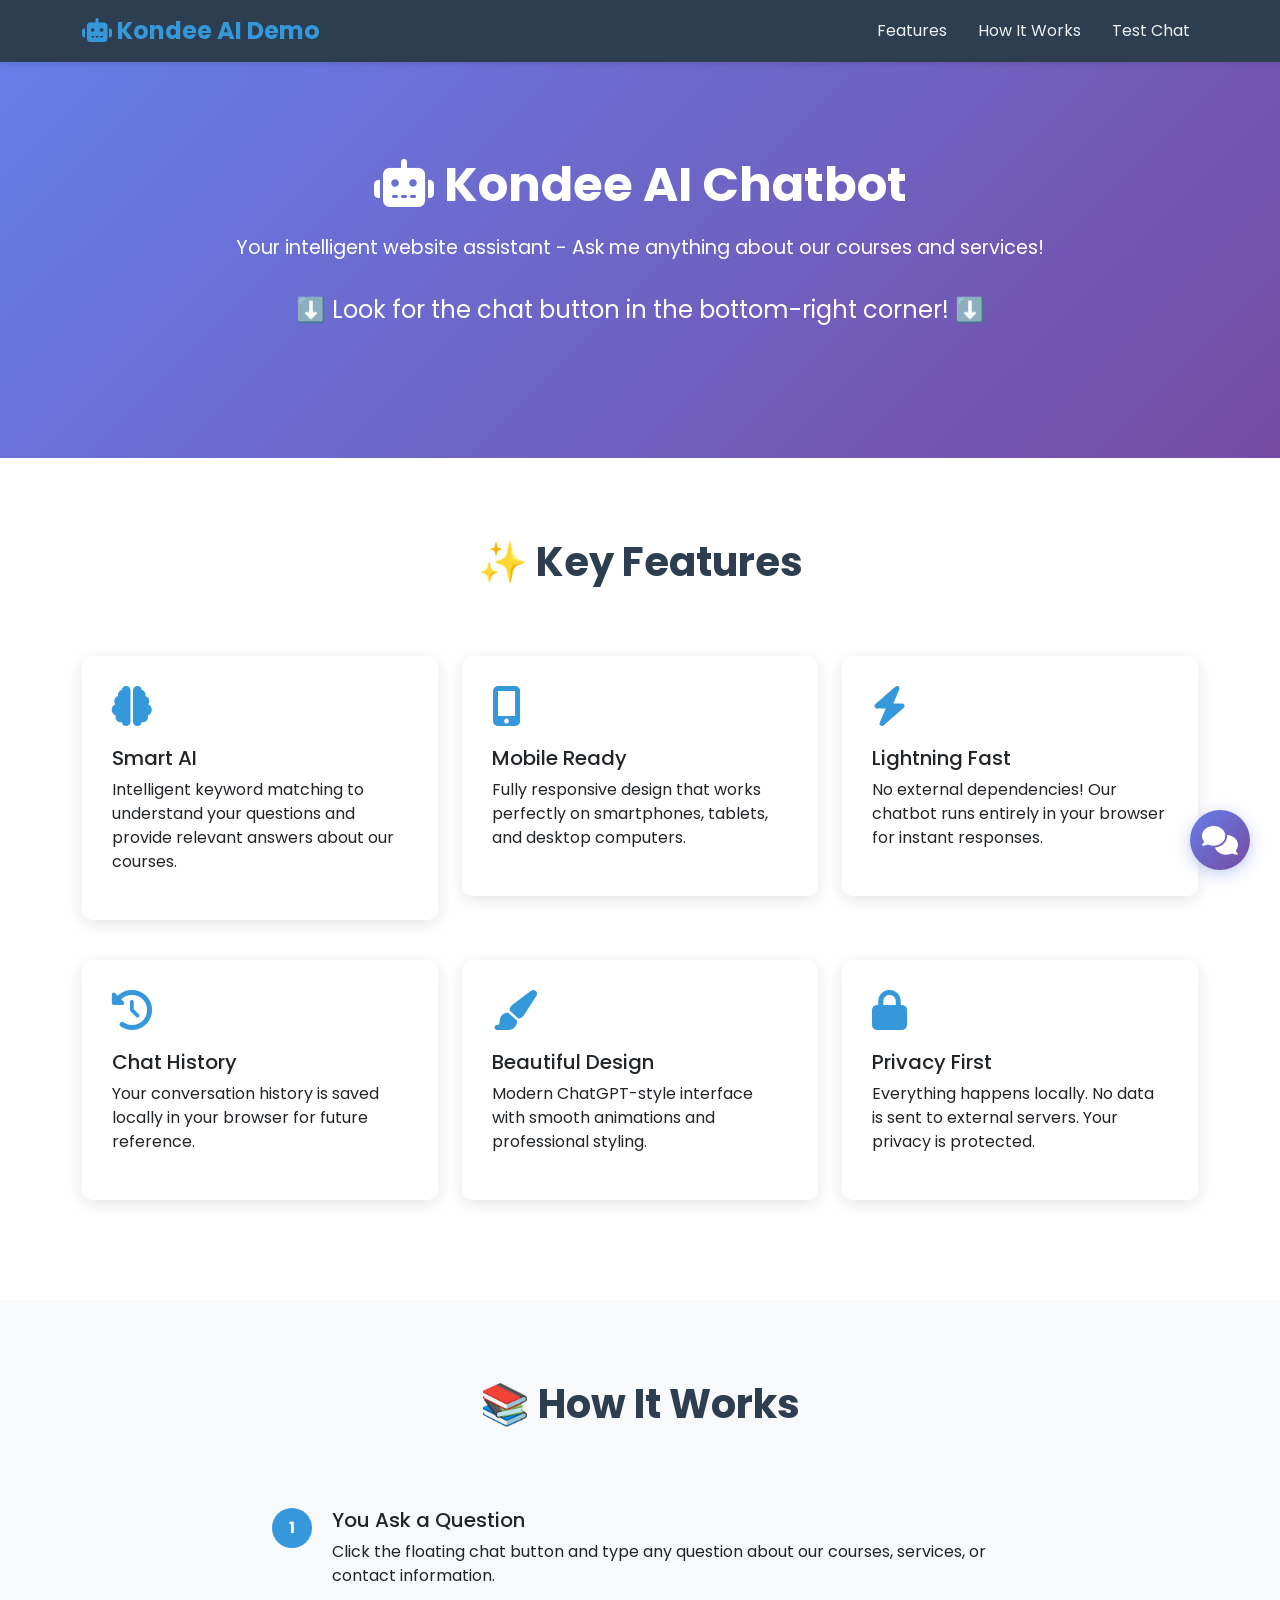
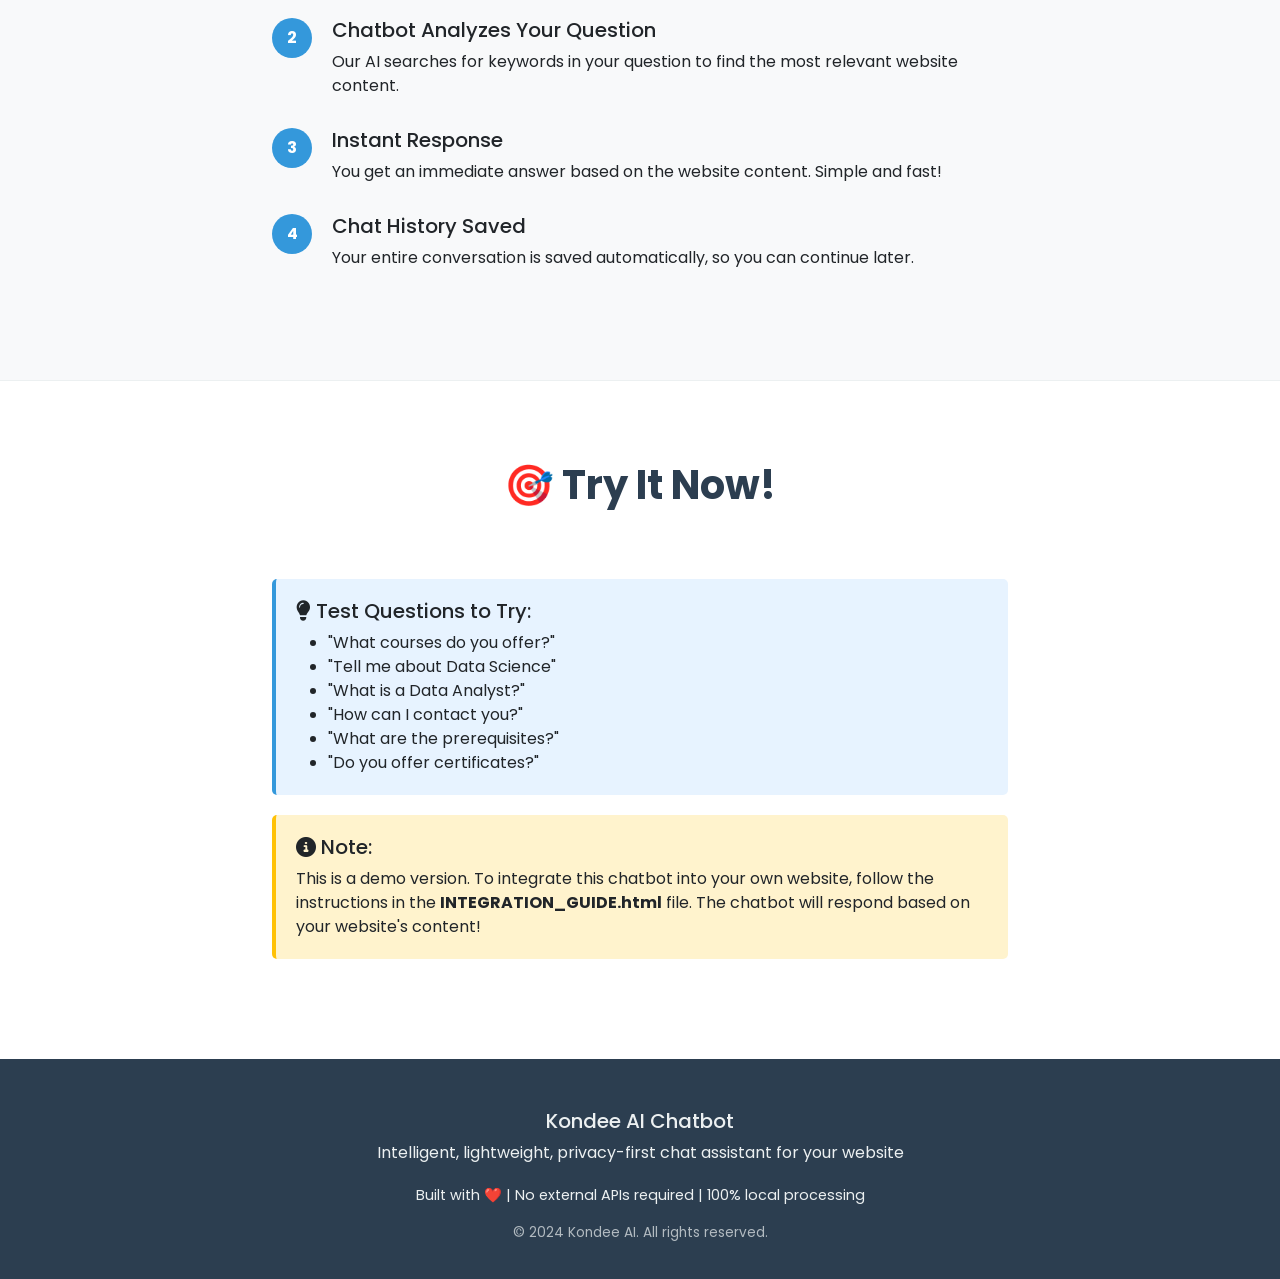
<file: CHATBOT_DEMO.html>
<!DOCTYPE html>
<html lang="en">
<head>
    <!-- Meta tags for responsive design -->
    <meta charset="UTF-8">
    <meta name="viewport" content="width=device-width, initial-scale=1.0">
    <title>Test Chatbot Demo - Kondee AI</title>
    
    <!-- Bootstrap for basic layout -->
    <link href="https://cdn.jsdelivr.net/npm/bootstrap@5.3.0/dist/css/bootstrap.min.css" rel="stylesheet">
    
    <!-- Font Awesome for icons -->
    <link rel="stylesheet" href="https://cdnjs.cloudflare.com/ajax/libs/font-awesome/6.4.0/css/all.min.css">
    
    <!-- Google Fonts -->
    <link href="https://fonts.googleapis.com/css2?family=Poppins:wght@400;500;600;700&display=swap" rel="stylesheet">
    
    <!-- Chatbot Stylesheet -->
    <link rel="stylesheet" href="chatbot.css">
    
    <style>
        * {
            font-family: 'Poppins', sans-serif;
        }
        
        body {
            background: linear-gradient(135deg, #667eea 0%, #764ba2 100%);
            min-height: 100vh;
            padding-top: 0;
        }
        
        .navbar {
            background-color: #2c3e50;
            box-shadow: 0 2px 5px rgba(0,0,0,0.1);
        }
        
        .navbar-brand {
            font-weight: 700;
            font-size: 1.5rem;
            color: #3498db !important;
        }
        
        .nav-link {
            color: #ecf0f1 !important;
            margin-left: 15px;
            transition: all 0.3s ease;
        }
        
        .nav-link:hover {
            color: #3498db !important;
        }
        
        .hero-section {
            background: linear-gradient(135deg, #667eea 0%, #764ba2 100%);
            color: white;
            padding: 100px 0;
            text-align: center;
            margin-top: 56px;
        }
        
        .hero-section h1 {
            font-size: 3rem;
            font-weight: 700;
            margin-bottom: 20px;
        }
        
        .hero-section p {
            font-size: 1.2rem;
            margin-bottom: 30px;
        }
        
        .btn-primary {
            background-color: #3498db;
            border: none;
            padding: 12px 30px;
            font-weight: 600;
            transition: all 0.3s ease;
        }
        
        .btn-primary:hover {
            background-color: #2980b9;
            transform: translateY(-3px);
            box-shadow: 0 5px 15px rgba(52, 152, 219, 0.4);
        }
        
        .feature-card {
            border: none;
            border-radius: 10px;
            box-shadow: 0 4px 15px rgba(0,0,0,0.1);
            transition: all 0.3s ease;
            padding: 30px;
            margin: 20px 0;
        }
        
        .feature-card:hover {
            transform: translateY(-10px);
            box-shadow: 0 8px 25px rgba(0,0,0,0.15);
        }
        
        .feature-card i {
            font-size: 2.5rem;
            color: #3498db;
            margin-bottom: 20px;
        }
        
        .section {
            padding: 80px 0;
            background: white;
        }
        
        .section:nth-child(even) {
            background: #f8f9fa;
        }
        
        .section-title {
            font-size: 2.5rem;
            font-weight: 700;
            margin-bottom: 50px;
            color: #2c3e50;
            text-align: center;
        }
        
        .footer {
            background-color: #2c3e50;
            color: #ecf0f1;
            padding: 50px 0 20px;
            text-align: center;
        }
        
        .test-section {
            background: white;
            padding: 80px 0;
            border-top: 1px solid #ecf0f1;
        }
        
        .chat-tips {
            background: #e7f3ff;
            border-left: 4px solid #3498db;
            padding: 20px;
            border-radius: 5px;
            margin: 20px 0;
        }
    </style>
</head>
<body>
    <!-- Navigation Bar -->
    <nav class="navbar navbar-expand-lg navbar-dark fixed-top">
        <div class="container">
            <a class="navbar-brand" href="#"><i class="fas fa-robot"></i> Kondee AI Demo</a>
            <button class="navbar-toggler" type="button" data-bs-toggle="collapse" data-bs-target="#navbarNav">
                <span class="navbar-toggler-icon"></span>
            </button>
            <div class="collapse navbar-collapse" id="navbarNav">
                <ul class="navbar-nav ms-auto">
                    <li class="nav-item"><a class="nav-link" href="#features">Features</a></li>
                    <li class="nav-item"><a class="nav-link" href="#how-to">How It Works</a></li>
                    <li class="nav-item"><a class="nav-link" href="#test">Test Chat</a></li>
                </ul>
            </div>
        </div>
    </nav>

    <!-- Hero Section -->
    <section class="hero-section">
        <div class="container text-center">
            <h1><i class="fas fa-robot"></i> Kondee AI Chatbot</h1>
            <p>Your intelligent website assistant - Ask me anything about our courses and services!</p>
            <p style="font-size: 1.5rem; margin-top: 30px;">
                ⬇️ Look for the chat button in the bottom-right corner! ⬇️
            </p>
        </div>
    </section>

    <!-- Features Section -->
    <section id="features" class="section">
        <div class="container">
            <h2 class="section-title">✨ Key Features</h2>
            <div class="row">
                <div class="col-md-6 col-lg-4">
                    <div class="feature-card">
                        <i class="fas fa-brain"></i>
                        <h5>Smart AI</h5>
                        <p>Intelligent keyword matching to understand your questions and provide relevant answers about our courses.</p>
                    </div>
                </div>
                <div class="col-md-6 col-lg-4">
                    <div class="feature-card">
                        <i class="fas fa-mobile-alt"></i>
                        <h5>Mobile Ready</h5>
                        <p>Fully responsive design that works perfectly on smartphones, tablets, and desktop computers.</p>
                    </div>
                </div>
                <div class="col-md-6 col-lg-4">
                    <div class="feature-card">
                        <i class="fas fa-zap"></i>
                        <h5>Lightning Fast</h5>
                        <p>No external dependencies! Our chatbot runs entirely in your browser for instant responses.</p>
                    </div>
                </div>
                <div class="col-md-6 col-lg-4">
                    <div class="feature-card">
                        <i class="fas fa-history"></i>
                        <h5>Chat History</h5>
                        <p>Your conversation history is saved locally in your browser for future reference.</p>
                    </div>
                </div>
                <div class="col-md-6 col-lg-4">
                    <div class="feature-card">
                        <i class="fas fa-paint-brush"></i>
                        <h5>Beautiful Design</h5>
                        <p>Modern ChatGPT-style interface with smooth animations and professional styling.</p>
                    </div>
                </div>
                <div class="col-md-6 col-lg-4">
                    <div class="feature-card">
                        <i class="fas fa-lock"></i>
                        <h5>Privacy First</h5>
                        <p>Everything happens locally. No data is sent to external servers. Your privacy is protected.</p>
                    </div>
                </div>
            </div>
        </div>
    </section>

    <!-- How It Works Section -->
    <section id="how-to" class="section">
        <div class="container">
            <h2 class="section-title">📚 How It Works</h2>
            <div class="row">
                <div class="col-lg-8 offset-lg-2">
                    <div style="position: relative; padding-left: 60px; margin: 30px 0;">
                        <div style="position: absolute; left: 0; top: 0; width: 40px; height: 40px; background: #3498db; border-radius: 50%; display: flex; align-items: center; justify-content: center; color: white; font-weight: bold;">1</div>
                        <h5>You Ask a Question</h5>
                        <p>Click the floating chat button and type any question about our courses, services, or contact information.</p>
                    </div>
                    
                    <div style="position: relative; padding-left: 60px; margin: 30px 0;">
                        <div style="position: absolute; left: 0; top: 0; width: 40px; height: 40px; background: #3498db; border-radius: 50%; display: flex; align-items: center; justify-content: center; color: white; font-weight: bold;">2</div>
                        <h5>Chatbot Analyzes Your Question</h5>
                        <p>Our AI searches for keywords in your question to find the most relevant website content.</p>
                    </div>
                    
                    <div style="position: relative; padding-left: 60px; margin: 30px 0;">
                        <div style="position: absolute; left: 0; top: 0; width: 40px; height: 40px; background: #3498db; border-radius: 50%; display: flex; align-items: center; justify-content: center; color: white; font-weight: bold;">3</div>
                        <h5>Instant Response</h5>
                        <p>You get an immediate answer based on the website content. Simple and fast!</p>
                    </div>
                    
                    <div style="position: relative; padding-left: 60px; margin: 30px 0;">
                        <div style="position: absolute; left: 0; top: 0; width: 40px; height: 40px; background: #3498db; border-radius: 50%; display: flex; align-items: center; justify-content: center; color: white; font-weight: bold;">4</div>
                        <h5>Chat History Saved</h5>
                        <p>Your entire conversation is saved automatically, so you can continue later.</p>
                    </div>
                </div>
            </div>
        </div>
    </section>

    <!-- Test Section -->
    <section id="test" class="test-section">
        <div class="container">
            <h2 class="section-title">🎯 Try It Now!</h2>
            
            <div class="row">
                <div class="col-lg-8 offset-lg-2">
                    <div class="chat-tips">
                        <h5><i class="fas fa-lightbulb"></i> Test Questions to Try:</h5>
                        <ul style="margin-bottom: 0;">
                            <li>"What courses do you offer?"</li>
                            <li>"Tell me about Data Science"</li>
                            <li>"What is a Data Analyst?"</li>
                            <li>"How can I contact you?"</li>
                            <li>"What are the prerequisites?"</li>
                            <li>"Do you offer certificates?"</li>
                        </ul>
                    </div>
                    
                    <div class="chat-tips" style="background: #fff3cd; border-color: #ffc107; margin-top: 20px;">
                        <h5><i class="fas fa-info-circle"></i> Note:</h5>
                        <p style="margin-bottom: 0;">This is a demo version. To integrate this chatbot into your own website, follow the instructions in the <strong>INTEGRATION_GUIDE.html</strong> file. The chatbot will respond based on your website's content!</p>
                    </div>
                </div>
            </div>
        </div>
    </section>

    <!-- Footer -->
    <footer class="footer">
        <div class="container">
            <h5>Kondee AI Chatbot</h5>
            <p>Intelligent, lightweight, privacy-first chat assistant for your website</p>
            <p style="margin-top: 20px; font-size: 0.9rem;">
                Built with ❤️ | No external APIs required | 100% local processing
            </p>
            <p style="margin-top: 10px; font-size: 0.85rem; opacity: 0.7;">
                © 2024 Kondee AI. All rights reserved.
            </p>
        </div>
    </footer>

    <!-- Chatbot Scripts -->
    <script src="chatbot-data.js"></script>
    <script src="chatbot.js"></script>
    
    <!-- Bootstrap JS -->
    <script src="https://cdn.jsdelivr.net/npm/bootstrap@5.3.0/dist/js/bootstrap.bundle.min.js"></script>
</body>
</html>
</file>
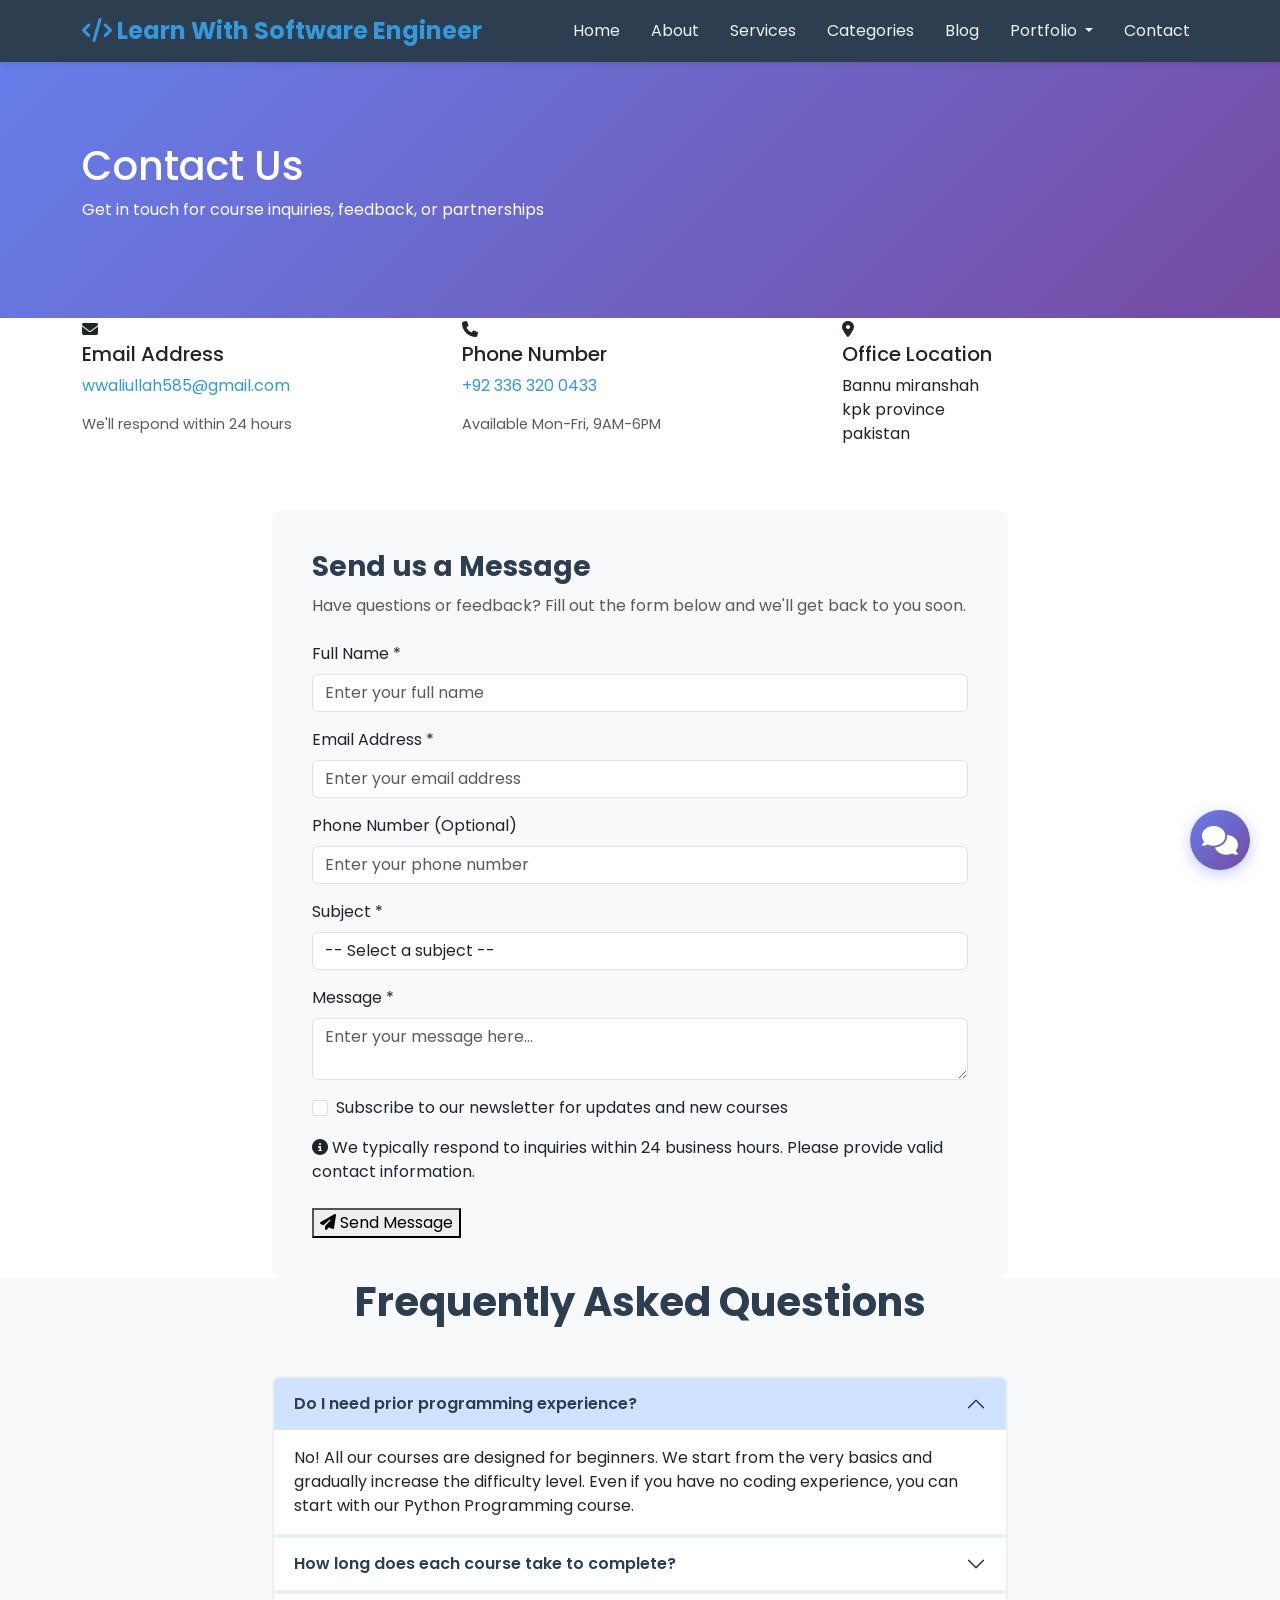
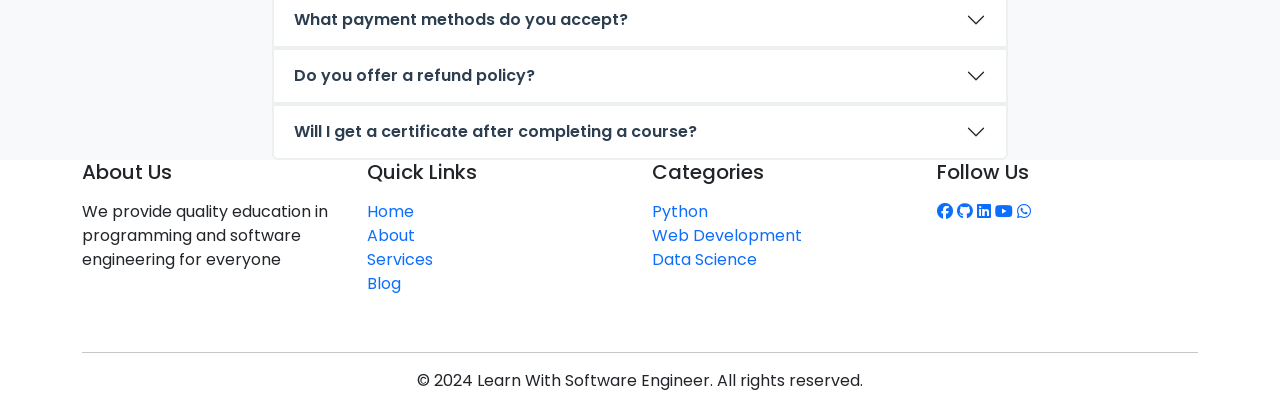
<file: contact.html>
<!DOCTYPE html>
<html lang="en">
<head>
    <!-- Meta tags for responsive design and character encoding -->
    <meta charset="UTF-8">
    <meta name="viewport" content="width=device-width, initial-scale=1.0">
    <meta name="google-site-verification" content="ABC123XYZ">
    <title>Contact - Learn With Software Engineer</title>
    
    <!-- Bootstrap 5 CSS from CDN -->
    <link href="https://cdn.jsdelivr.net/npm/bootstrap@5.3.0/dist/css/bootstrap.min.css" rel="stylesheet">
    
    <!-- Font Awesome icons from CDN -->
    <link rel="stylesheet" href="https://cdnjs.cloudflare.com/ajax/libs/font-awesome/6.4.0/css/all.min.css">
    
    <!-- Google Fonts -->
    <link href="https://fonts.googleapis.com/css2?family=Poppins:wght@400;500;600;700&display=swap" rel="stylesheet">
    
    <!-- Custom internal CSS -->
    <style>
        * {
            font-family: 'Poppins', sans-serif;
        }
        
        .navbar {
            background-color: #2c3e50;
            box-shadow: 0 2px 5px rgba(0,0,0,0.1);
        }
        
        .navbar-brand {
            font-weight: 700;
            font-size: 1.5rem;
            color: #3498db !important;
        }
        
        .nav-link {
            color: #ecf0f1 !important;
            margin-left: 15px;
            transition: all 0.3s ease;
        }
        
        .nav-link:hover {
            color: #3498db !important;
            transform: translateY(-2px);
        }
        
        .page-title {
            background: linear-gradient(135deg, #667eea 0%, #764ba2 100%);
            color: white;
            padding: 80px 0;
        
        .page-title h1 {
            font-size: 2.5rem;
            font-weight: 700;
        }
        
        .section-padding {
            padding: 80px 0;
        }
        
        .btn-primary {
            background-color: #3498db;
            border: none;
            padding: 12px 30px;
            font-weight: 600;
            transition: all 0.3s ease;
        }
        
        .btn-primary:hover {
            background-color: #2980b9;
            transform: translateY(-3px);
            box-shadow: 0 5px 15px rgba(52, 152, 219, 0.4);
        }
        


        /*-------------------------------------*/
      Contact info card styling 
        .contact-info-card {
            text-align: center;
            padding: 30px;
            background-color: #f8f9fa;
            border-radius: 10px;
            border: none;
        }
        
        .contact-info-card i {
            font-size: 2.5rem;
            color: #3498db;
            margin-bottom: 15px;
        }
        
        .contact-info-card h5 {
            color: #2c3e50;
            font-weight: 600;
            margin-bottom: 10px;
        }
        
        .contact-info-card p {
            color: #7f8c8d;
        }
        
       Form styling 
        .form-label {
            font-weight: 600;
            color: #2c3e50;
            margin-bottom: 8px;
        }
        
        .form-control {
            border: 2px solid #ecf0f1;
            border-radius: 8px;
            padding: 12px 15px;
            font-size: 1rem;
            transition: all 0.3s ease;
        }
        
        .form-control:focus {
            border-color: #3498db;
            box-shadow: 0 0 0 0.2rem rgba(52, 152, 219, 0.15);
        }
        
        .form-control::placeholder {
            color: #bdc3c7;
        }
        
   Textarea specific styling 
        textarea.form-control {
            resize: vertical;
            min-height: 150px;
        }
        
      Submit button styling 
        .btn-submit {
            background-color: #3498db;
            color: white;
            padding: 15px 40px;
            border: none;
            border-radius: 8px;
            font-weight: 600;
            font-size: 1rem;
            transition: all 0.3s ease;
            width: 100%;
        }
        
        .btn-submit:hover {
            background-color: #2980b9;
            transform: translateY(-3px);
            box-shadow: 0 5px 15px rgba(52, 152, 219, 0.4);
        }
        
        .btn-submit:active {
            background-color: #1a5eaa;
        }
        
     Form success/error message styling 
        .form-message {
            padding: 15px;
            border-radius: 8px;
            margin-bottom: 20px;
            display: none;
        }
        
        .form-message.success {
            background-color: #d4edda;
            color: #155724;
            border: 1px solid #c3e6cb;
            display: block;
        }
        
        .form-message.error {
            background-color: #f8d7da;
            color: #721c24;
            border: 1px solid #f5c6cb;
            display: block;
        }
        
        Footer styling 
        .footer {
            background-color: #2c3e50;
            color: #ecf0f1;
            padding: 50px 0 20px;
            margin-top: 80px;
        }
        
        .social-link {
            color: #3498db;
            font-size: 1.5rem;
            margin-right: 15px;
            transition: all 0.3s ease;
            display: inline-block;
        }
        
        .social-link:hover {
            color: #ecf0f1;
            transform: translateY(-3px);
        }
        
        .footer-text {
            color: #95a5a6;
        }
        
     Response time info styling 
        .response-time {
            background-color: #e3f2fd;
            border-left: 4px solid #3498db;
            padding: 15px;
            border-radius: 5px;
            margin-top: 20px;
            color: #1565c0;
        }
    </style>
    
    <!-- Kondee AI Chatbot -->
    <link rel="stylesheet" href="chatbot.css">
    <script src="chatbot-data.js"></script>
    <script src="chatbot.js"></script>
    
    <!-- Bootstrap JS -->
    <script src="https://cdn.jsdelivr.net/npm/bootstrap@5.3.0/dist/js/bootstrap.bundle.min.js"></script>
</head>
<body>
    <!-- NAVBAR SECTION -->
    <nav class="navbar navbar-expand-lg navbar-dark sticky-top">
        <div class="container">
            <a class="navbar-brand" href="index.html">
                <i class="fas fa-code"></i> Learn With Software Engineer
            </a>
            
            <button class="navbar-toggler" type="button" data-bs-toggle="collapse" data-bs-target="#navbarNav">
                <span class="navbar-toggler-icon"></span>
            </button>
            
            <div class="collapse navbar-collapse" id="navbarNav">
                <ul class="navbar-nav ms-auto">
                    <li class="nav-item">
                        <a class="nav-link" href="index.html">Home</a>
                    </li>
                    <li class="nav-item">
                        <a class="nav-link" href="about.html">About</a>
                    </li>
                    <li class="nav-item">
                        <a class="nav-link" href="services.html">Services</a>
                    </li>
                    <li class="nav-item">
                        <a class="nav-link" href="category.html">Categories</a>
                    </li>
                    <li class="nav-item">
                        <a class="nav-link" href="blog.html">Blog</a>
                    </li>
                    <li class="nav-item dropdown">
                        <a class="nav-link dropdown-toggle" href="#" id="portfolioDropdown" role="button" data-bs-toggle="dropdown" aria-expanded="false">
                            Portfolio
                        </a>
                        <ul class="dropdown-menu" aria-labelledby="portfolioDropdown">
                            <li><a class="dropdown-item" href="data-science.html">Data Science</a></li>
                            <li><a class="dropdown-item" href="data-analyst.html">Data Analyst</a></li>
                            <li><a class="dropdown-item" href="app.html">AI Assistant</a></li>
                             <li><a class="dropdown-item" href="portofolo.html">Project</a></li>
                            <li><a class="dropdown-item" href="my-pdf.html">My PDFs</a></li>
                        </ul>
                    </li>
                    <li class="nav-item">
                        <a class="nav-link active" href="contact.html">Contact</a>
                    </li>
                </ul>
            </div>
        </div>
    </nav>

    <!-- PAGE TITLE SECTION -->
    <section class="page-title">
        <div class="container">
            <h1>Contact Us</h1>
            <p>Get in touch for course inquiries, feedback, or partnerships</p>
        </div>
    </section>

    <!-- CONTACT INFORMATION SECTION -->
    <section class="section-padding">
        <div class="container">
            <!-- Contact info cards row -->
            <div class="row g-4 mb-5">
                <!-- Card 1: Email -->
                <div class="col-md-4">
                    <div class="contact-info-card">
                        <i class="fas fa-envelope"></i>
                        <h5>Email Address</h5>
                        <p><a href="mailto:wwaliullah585@gmail.com" style="color: #3498db; text-decoration: none;">
                            wwaliullah585@gmail.com
                        </a></p>
                        <p class="text-muted" style="font-size: 0.9rem;">We'll respond within 24 hours</p>
                    </div>
                </div>
                
                <!-- Card 2: Phone -->
                <div class="col-md-4">
                    <div class="contact-info-card">
                        <i class="fas fa-phone"></i>
                        <h5>Phone Number</h5>
                        <p><a href="tel:03363200433" style="color: #3498db; text-decoration: none;">
                           +92 336 320 0433
                        </a></p>
                        <p class="text-muted" style="font-size: 0.9rem;">Available Mon-Fri, 9AM-6PM</p>
                    </div>
                </div>
                
                <!-- Card 3: Office Address -->
                <div class="col-md-4">
                    <div class="contact-info-card">
                        <i class="fas fa-map-marker-alt"></i>
                        <h5>Office Location</h5>
                        <p> Bannu miranshah<br>kpk province<br>pakistan</p>
                    </div>
                </div>
            </div>

            <!-- CONTACT FORM SECTION -->
            <div class="row mt-5">
                <div class="col-md-8 mx-auto">
                    <div style="background-color: #f8f9fa; padding: 40px; border-radius: 10px;">
                        <h3 style="color: #2c3e50; font-weight: 700; margin-bottom: 10px;">Send us a Message</h3>
                        <p class="text-muted mb-4">Have questions or feedback? Fill out the form below and we'll get back to you soon.</p>
                        
                        <!-- Form message placeholder (for showing success/error) -->
                        <div id="formMessage" class="form-message"></div>
                        
                        <!-- Contact form - Emails sent directly to your Gmail -->
                        <form id="contactForm" action="https://formsubmit.co/wwaliullah585@gmail.com" method="POST">
                            <!-- FormSubmit security setting -->
                            <input type="hidden" name="_captcha" value="false">
                            <!-- Auto-respond to user -->
                            <input type="hidden" name="_autoresponse" value="Thank you for contacting Learn With Software Engineer! We will get back to you soon.">
                            <!-- Name field -->
                            <div class="mb-3">
                                <label for="name" class="form-label">Full Name *</label>
                                <input 
                                    type="text" 
                                    class="form-control" 
                                    id="name" 
                                    name="name"
                                    placeholder="Enter your full name" 
                                    required
                                >
                            </div>
                            
                            <!-- Email field -->
                            <div class="mb-3">
                                <label for="email" class="form-label">Email Address *</label>
                                <input 
                                    type="email" 
                                    class="form-control" 
                                    id="email" 
                                    name="email"
                                    placeholder="Enter your email address" 
                                    required
                                >
                            </div>
                            
                            <!-- Phone field (optional) -->
                            <div class="mb-3">
                                <label for="phone" class="form-label">Phone Number (Optional)</label>
                                <input 
                                    type="tel" 
                                    class="form-control" 
                                    id="phone" 
                                    name="phone"
                                    placeholder="Enter your phone number" 
                                >
                            </div>
                            
                            <!-- Subject field -->
                            <div class="mb-3">
                                <label for="subject" class="form-label">Subject *</label>
                                <select class="form-control" id="subject" name="subject" required>
                                    <option value="">-- Select a subject --</option>
                                    <option value="course-inquiry">Course Inquiry</option>
                                    <option value="technical-support">Technical Support</option>
                                    <option value="feedback">Feedback</option>
                                    <option value="partnership">Partnership</option>
                                    <option value="other">Other</option>
                                </select>
                            </div>
                            
                            <!-- Message field -->
                            <div class="mb-3">
                                <label for="message" class="form-label">Message *</label>
                                <textarea 
                                    class="form-control" 
                                    id="message" 
                                    name="message"
                                    placeholder="Enter your message here..." 
                                    required
                                ></textarea>
                            </div>
                            
                            <!-- Checkbox: General inquiry -->
                            <div class="mb-3 form-check">
                                <input 
                                    type="checkbox" 
                                    class="form-check-input" 
                                    id="subscribe" 
                                    name="subscribe"
                                >
                                <label class="form-check-label" for="subscribe">
                                    Subscribe to our newsletter for updates and new courses
                                </label>
                            </div>
                            
                            <!-- Response time info -->
                            <div class="response-time">
                                <i class="fas fa-info-circle"></i>
                                We typically respond to inquiries within 24 business hours. Please provide valid contact information.
                            </div>
                            
                            <!-- Submit button -->
                            <button type="submit" class="btn-submit mt-4">
                                <i class="fas fa-paper-plane"></i> Send Message
                            </button>
                        </form>
                    </div>
                </div>
            </div>
        </div>
    </section>

    <!-- FAQ SECTION - Frequently Asked Questions -->
    <section class="section-padding" style="background-color: #f8f9fa;">
        <div class="container">
            <h2 style="color: #2c3e50; font-weight: 700; margin-bottom: 50px; text-align: center; font-size: 2.5rem;">
                Frequently Asked Questions
            </h2>
            
            <!-- FAQ items using Bootstrap accordion -->
            <div class="row">
                <div class="col-md-8 mx-auto">
                    <div class="accordion" id="faqAccordion">
                        <!-- FAQ Item 1 -->
                        <div class="accordion-item" style="border: 2px solid #ecf0f1;">
                            <h2 class="accordion-header" id="headingOne">
                                <button 
                                    class="accordion-button" 
                                    type="button" 
                                    data-bs-toggle="collapse" 
                                    data-bs-target="#collapseOne" 
                                    style="font-weight: 600; color: #2c3e50;"
                                >
                                    Do I need prior programming experience?
                                </button>
                            </h2>
                            <div id="collapseOne" class="accordion-collapse collapse show" data-bs-parent="#faqAccordion">
                                <div class="accordion-body">
                                    No! All our courses are designed for beginners. We start from the very basics and 
                                    gradually increase the difficulty level. Even if you have no coding experience, you can 
                                    start with our Python Programming course.
                                </div>
                            </div>
                        </div>
                        
                        <!-- FAQ Item 2 -->
                        <div class="accordion-item" style="border: 2px solid #ecf0f1;">
                            <h2 class="accordion-header" id="headingTwo">
                                <button 
                                    class="accordion-button collapsed" 
                                    type="button" 
                                    data-bs-toggle="collapse" 
                                    data-bs-target="#collapseTwo" 
                                    style="font-weight: 600; color: #2c3e50;"
                                >
                                    How long does each course take to complete?
                                </button>
                            </h2>
                            <div id="collapseTwo" class="accordion-collapse collapse" data-bs-parent="#faqAccordion">
                                <div class="accordion-body">
                                    Course duration varies depending on the course. Most courses range from 30-60 hours of video 
                                    content. However, you can learn at your own pace with lifetime access, so you can complete them 
                                    faster or slower based on your schedule.
                                </div>
                            </div>
                        </div>
                        
                        <!-- FAQ Item 3 -->
                        <div class="accordion-item" style="border: 2px solid #ecf0f1;">
                            <h2 class="accordion-header" id="headingThree">
                                <button 
                                    class="accordion-button collapsed" 
                                    type="button" 
                                    data-bs-toggle="collapse" 
                                    data-bs-target="#collapseThree" 
                                    style="font-weight: 600; color: #2c3e50;"
                                >
                                    What payment methods do you accept?
                                </button>
                            </h2>
                            <div id="collapseThree" class="accordion-collapse collapse" data-bs-parent="#faqAccordion">
                                <div class="accordion-body">
                                    We accept all major credit cards (Visa, Mastercard, American Express), PayPal, 
                                    and bank transfers. We also offer special discounts for bulk purchases and corporate training.
                                </div>
                            </div>
                        </div>
                        
                        <!-- FAQ Item 4 -->
                        <div class="accordion-item" style="border: 2px solid #ecf0f1;">
                            <h2 class="accordion-header" id="headingFour">
                                <button 
                                    class="accordion-button collapsed" 
                                    type="button" 
                                    data-bs-toggle="collapse" 
                                    data-bs-target="#collapseFour" 
                                    style="font-weight: 600; color: #2c3e50;"
                                >
                                    Do you offer a refund policy?
                                </button>
                            </h2>
                            <div id="collapseFour" class="accordion-collapse collapse" data-bs-parent="#faqAccordion">
                                <div class="accordion-body">
                                    Yes! We offer a 30-day money-back guarantee. If you're not satisfied with the course within 
                                    30 days of purchase, you can request a full refund. No questions asked!
                                </div>
                            </div>
                        </div>
                        
                        <!-- FAQ Item 5 -->
                        <div class="accordion-item" style="border: 2px solid #ecf0f1;">
                            <h2 class="accordion-header" id="headingFive">
                                <button 
                                    class="accordion-button collapsed" 
                                    type="button" 
                                    data-bs-toggle="collapse" 
                                    data-bs-target="#collapseFive" 
                                    style="font-weight: 600; color: #2c3e50;"
                                >
                                    Will I get a certificate after completing a course?
                                </button>
                            </h2>
                            <div id="collapseFive" class="accordion-collapse collapse" data-bs-parent="#faqAccordion">
                                <div class="accordion-body">
                                    Yes! Upon successfully completing any course, you'll receive a digital certificate that 
                                    you can add to your resume and share on LinkedIn. Our certificates are recognized by many 
                                    employers in the tech industry.
                                </div>
                            </div>
                        </div>
                    </div>
                </div>
            </div>
        </div>
    </section>

    <!-- FOOTER SECTION -->
    <footer class="footer">
        <div class="container">
            <div class="row">
                <div class="col-md-3 mb-4">
                    <h5 class="mb-3">About Us</h5>
                    <p class="footer-text">We provide quality education in programming and software engineering for everyone</p>
                </div>
                
                <div class="col-md-3 mb-4">
                    <h5 class="mb-3">Quick Links</h5>
                    <ul class="list-unstyled">
                        <li><a href="index.html" class="footer-text text-decoration-none">Home</a></li>
                        <li><a href="about.html" class="footer-text text-decoration-none">About</a></li>
                        <li><a href="services.html" class="footer-text text-decoration-none">Services</a></li>
                        <li><a href="blog.html" class="footer-text text-decoration-none">Blog</a></li>
                    </ul>
                </div>
                
                <div class="col-md-3 mb-4">
                    <h5 class="mb-3">Categories</h5>
                    <ul class="list-unstyled">
                        <li><a href="category.html" class="footer-text text-decoration-none">Python</a></li>
                        <li><a href="category.html" class="footer-text text-decoration-none">Web Development</a></li>
                        <li><a href="category.html" class="footer-text text-decoration-none">Data Science</a></li>
                    </ul>
                </div>
                
                <div class="col-md-3 mb-4">
                    <h5 class="mb-3">Follow Us</h5>
                    <a href="https://web.facebook.com/profile.php?id=61578725471951" class="social-link"><i class="fab fa-facebook"></i></a>
                    <a href="https://github.com" class="social-link"><i class="fab fa-github"></i></a>
                    <a href="https://www.linkedin.com/feed/" class="social-link"><i class="fab fa-linkedin"></i></a>
                    <a href="https://www.youtube.com/@learn_with_software_engineer" class="social-link"><i class="fab fa-youtube"></i></a>
                    <a href="https://wa.me/923363200433" class="social-link"><i class="fab fa-whatsapp"></i></a>
                </div>
            </div>
            
            <hr class="bg-secondary">
            <div class="text-center footer-text">
                <p>&copy; 2024 Learn With Software Engineer. All rights reserved.</p>
            </div>
        </div>
    </footer>

    <!-- JavaScript for form handling with Formspree -->
    <script>
        // JavaScript for form validation and Formspree integration
        
        // Get the form element
        const contactForm = document.getElementById('contactForm');
        const formMessage = document.getElementById('formMessage');
        
        // Add event listener for form submission
        contactForm.addEventListener('submit', function(event) {
            // Get form data for validation
            const name = document.getElementById('name').value;
            const email = document.getElementById('email').value;
            const subject = document.getElementById('subject').value;
            const message = document.getElementById('message').value;
            
            // Validate that all required fields are filled
            if (!name || !email || !subject || !message) {
                event.preventDefault();
                formMessage.textContent = 'Please fill in all required fields (marked with *)';
                formMessage.className = 'form-message error';
            } else {
                // Show submitting message
                formMessage.textContent = 'Submitting your message...';
                formMessage.className = 'form-message success';
                // Form will submit automatically to FormSubmit.co
            }
        });
    </script>
</body>
</html>
</file>
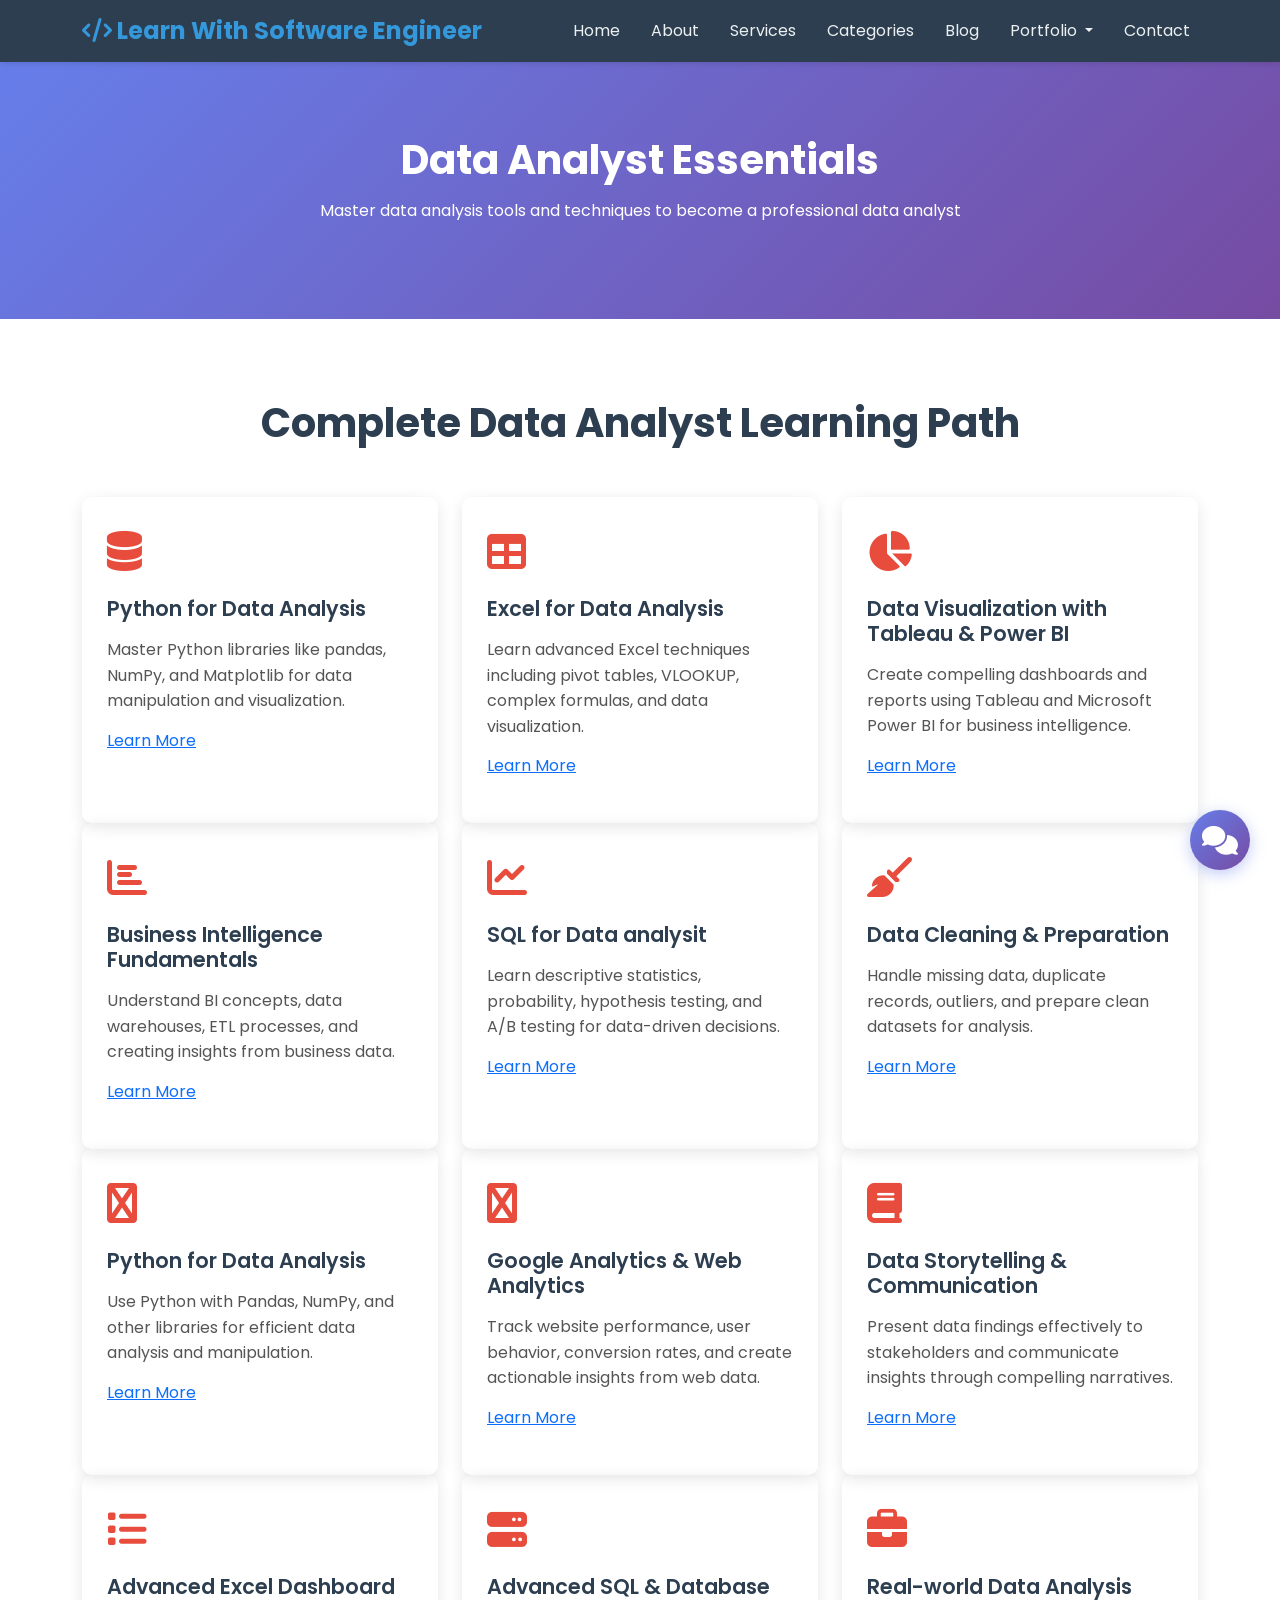
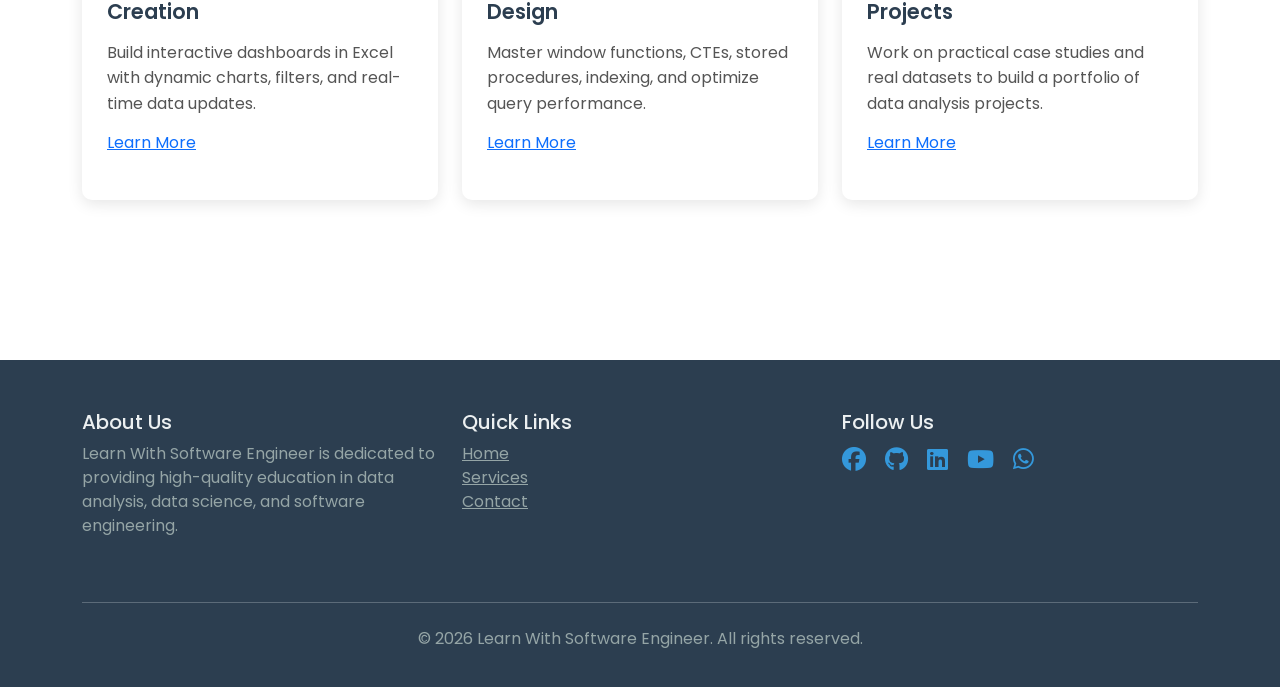
<file: data-analyst.html>
<!DOCTYPE html>
<html lang="en">
<head>
    <!-- Meta tags for responsive design and character encoding -->
    <meta charset="UTF-8">
    <meta name="viewport" content="width=device-width, initial-scale=1.0">
    <meta name="google-site-verification" content="ABC123XYZ">
    <title>Data Analyst - Learn With Software Engineer</title>
    
    <!-- Bootstrap 5 CSS from CDN -->
    <link href="https://cdn.jsdelivr.net/npm/bootstrap@5.3.0/dist/css/bootstrap.min.css" rel="stylesheet">
    
    <!-- Font Awesome icons from CDN -->
    <link rel="stylesheet" href="https://cdnjs.cloudflare.com/ajax/libs/font-awesome/6.4.0/css/all.min.css">
    
    <!-- Google Fonts -->
    <link href="https://fonts.googleapis.com/css2?family=Poppins:wght@400;500;600;700&display=swap" rel="stylesheet">
    
    <!-- Custom internal CSS -->
    <style>
        * {
            font-family: 'Poppins', sans-serif;
        }
        
        .navbar {
            background-color: #2c3e50;
            box-shadow: 0 2px 5px rgba(0,0,0,0.1);
        }
        
        .navbar-brand {
            font-weight: 700;
            font-size: 1.5rem;
            color: #3498db !important;
        }
        
        .nav-link {
            color: #ecf0f1 !important;
            margin-left: 15px;
            transition: all 0.3s ease;
        }
        
        .nav-link:hover {
            color: #3498db !important;
            transform: translateY(-2px);
        }
        
        .page-title {
            background: linear-gradient(135deg, #667eea 0%, #764ba2 100%);
            color: white;
            padding: 80px 0;
            text-align: center;
            margin-top: 56px;
        }
        
        .page-title h1 {
            font-size: 2.5rem;
            font-weight: 700;
            margin-bottom: 15px;
        }
        
        .course-card {
            border: none;
            border-radius: 10px;
            box-shadow: 0 4px 15px rgba(0,0,0,0.1);
            transition: all 0.3s ease;
            padding: 25px;
            height: 100%;
            margin-bottom: 20px;
        }
        
        .course-card:hover {
            transform: translateY(-10px);
            box-shadow: 0 8px 25px rgba(0,0,0,0.15);
        }
        
        .course-card h4 {
            color: #2c3e50;
            font-weight: 600;
            margin-bottom: 15px;
            font-size: 1.3rem;
        }
        
        .course-card p {
            color: #555;
            line-height: 1.6;
            margin-bottom: 15px;
        }
        
        .course-icon {
            font-size: 2.5rem;
            color: #e74c3c;
            margin-bottom: 15px;
        }
        
        .section-padding {
            padding: 80px 0;
        }
        
        .section-title {
            font-size: 2.5rem;
            font-weight: 700;
            margin-bottom: 50px;
            color: #2c3e50;
            text-align: center;
        }
        
        .btn-learn {
            background-color: #e74c3c;
            border: none;
            padding: 10px 20px;
            font-weight: 600;
            transition: all 0.3s ease;
            color: white;
            text-decoration: none;
            border-radius: 5px;
            display: inline-block;
        }
        
        .btn-learn:hover {
            background-color: #c0392b;
            transform: translateY(-2px);
            color: white;
            box-shadow: 0 5px 15px rgba(231, 76, 60, 0.4);
        }
        
        .footer {
            background-color: #2c3e50;
            color: #ecf0f1;
            padding: 50px 0 20px;
            margin-top: 80px;
        }
        
        .social-link {
            color: #3498db;
            font-size: 1.5rem;
            margin-right: 15px;
            transition: all 0.3s ease;
            display: inline-block;
        }
        
        .social-link:hover {
            color: #ecf0f1;
            transform: translateY(-3px);
        }
        
        .footer-text {
            color: #95a5a6;
        }
    </style>
    
    <!-- Kondee AI Chatbot -->
    <link rel="stylesheet" href="chatbot.css">
    <script src="chatbot-data.js"></script>
    <script src="chatbot.js"></script>
</head>
<body>
    <!-- NAVIGATION BAR -->
    <nav class="navbar navbar-expand-lg navbar-dark fixed-top">
        <div class="container">
            <a class="navbar-brand" href="index.html">
                <i class="fas fa-code"></i> Learn With Software Engineer
            </a>
            
            <!-- Toggle button for mobile view -->
            <button class="navbar-toggler" type="button" data-bs-toggle="collapse" data-bs-target="#navbarNav" aria-controls="navbarNav" aria-expanded="false" aria-label="Toggle navigation">
                <span class="navbar-toggler-icon"></span>
            </button>
            
            <!-- Navigation links -->
            <div class="collapse navbar-collapse" id="navbarNav">
                <ul class="navbar-nav ms-auto">
                    <li class="nav-item">
                        <a class="nav-link" href="index.html">Home</a>
                    </li>
                    <li class="nav-item">
                        <a class="nav-link" href="about.html">About</a>
                    </li>
                    <li class="nav-item">
                        <a class="nav-link" href="services.html">Services</a>
                    </li>
                    <li class="nav-item">
                        <a class="nav-link" href="category.html">Categories</a>
                    </li>
                    <li class="nav-item">
                        <a class="nav-link" href="blog.html">Blog</a>
                    </li>
                    <li class="nav-item dropdown">
                        <a class="nav-link dropdown-toggle" href="#" id="portfolioDropdown" role="button" data-bs-toggle="dropdown" aria-expanded="false">
                            Portfolio
                        </a>
                        <ul class="dropdown-menu" aria-labelledby="portfolioDropdown">
                            <li><a class="dropdown-item" href="data-science.html">Data Science</a></li>
                            <li><a class="dropdown-item active" href="data-analyst.html">Data Analyst</a></li>
                            <li><a class="dropdown-item" href="app.html">AI Assistant</a></li>
                             <li><a class="dropdown-item" href="portofolo.html">Project</a></li>
                            <li><a class="dropdown-item" href="my-pdf.html">My PDFs</a></li>
                        </ul>
                    </li>
                    <li class="nav-item">
                        <a class="nav-link" href="contact.html">Contact</a>
                    </li>
                </ul>
            </div>
        </div>
    </nav>

    <!-- PAGE TITLE SECTION -->
    <section class="page-title">
        <div class="container">
            <h1>Data Analyst Essentials</h1>
            <p>Master data analysis tools and techniques to become a professional data analyst</p>
        </div>
    </section>

    <!-- COURSES SECTION -->
    <section class="section-padding">
        <div class="container">
            <h2 class="section-title">Complete Data Analyst Learning Path</h2>
            
            <div class="row">
                <!-- Course 1: SQL Basics -->
                <div class="col-md-6 col-lg-4">
                    <div class="course-card">
                        <div class="course-icon">
                            <i class="fas fa-database"></i>
                        </div>
                        <h4>Python for Data Analysis</h4>
                        <p>Master Python libraries like pandas, NumPy, and Matplotlib for data manipulation and visualization.</p>
                        <a href="https://www.geeksforgeeks.org/data-analysis/data-analysis-with-python/">Learn More</a>
                    </div>
                </div>

                <!-- Course 2: Excel for Analytics -->
                <div class="col-md-6 col-lg-4">
                    <div class="course-card">
                        <div class="course-icon">
                            <i class="fas fa-table"></i>
                        </div>
                        <h4>Excel for Data Analysis</h4>
                        <p>Learn advanced Excel techniques including pivot tables, VLOOKUP, complex formulas, and data visualization.</p>
                        <a href="https://www.geeksforgeeks.org/data-analysis/excel-data-analysis/">Learn More</a>
                    </div>
                </div>

                <!-- Course 3: Data Visualization -->
                <div class="col-md-6 col-lg-4">
                    <div class="course-card">
                        <div class="course-icon">
                            <i class="fas fa-chart-pie"></i>
                        </div>
                        <h4>Data Visualization with Tableau & Power BI</h4>
                        <p>Create compelling dashboards and reports using Tableau and Microsoft Power BI for business intelligence.</p>
                        <a href="https://www.geeksforgeeks.org/data-analysis/data-visualization-tableau-power-bi/">Learn More</a>
                    </div>
                </div>

                <!-- Course 4: Business Intelligence -->
                <div class="col-md-6 col-lg-4">
                    <div class="course-card">
                        <div class="course-icon">
                            <i class="fas fa-chart-bar"></i>
                        </div>
                        <h4>Business Intelligence Fundamentals</h4>
                        <p>Understand BI concepts, data warehouses, ETL processes, and creating insights from business data.</p>
                        <a href="https://www.geeksforgeeks.org/data-analysis/business-intelligence-fundamentals/">Learn More</a>
                    </div>
                </div>

                <!-- Course 5: Statistical Analysis -->
                <div class="col-md-6 col-lg-4">
                    <div class="course-card">
                        <div class="course-icon">
                            <i class="fas fa-chart-line"></i>
                        </div>
                        <h4>SQL for Data analysit</h4>
                        <p>Learn descriptive statistics, probability, hypothesis testing, and A/B testing for data-driven decisions.</p>
                        <a href="https://www.geeksforgeeks.org/data-analysis/sql-data-analysis/">Learn More</a>
                    </div>
                </div>

                <!-- Course 6: Data Cleaning & Preparation -->
                <div class="col-md-6 col-lg-4">
                    <div class="course-card">
                        <div class="course-icon">
                            <i class="fas fa-broom"></i>
                        </div>
                        <h4>Data Cleaning & Preparation</h4>
                        <p>Handle missing data, duplicate records, outliers, and prepare clean datasets for analysis.</p>
                        <a href="https://www.geeksforgeeks.org/data-analysis/data-analysis-with-python/">Learn More</a>
                    </div>
                </div>

                <!-- Course 7: Python for Data Analysis -->
                <div class="col-md-6 col-lg-4">
                    <div class="course-card">
                        <div class="course-icon">
                            <i class="fas fa-python"></i>
                        </div>
                        <h4>Python for Data Analysis</h4>
                        <p>Use Python with Pandas, NumPy, and other libraries for efficient data analysis and manipulation.</p>
                        <a href="https://www.geeksforgeeks.org/data-analysis/data-analysis-with-python/">Learn More</a>
                    </div>
                </div>

                <!-- Course 8: Google Analytics -->
                <div class="col-md-6 col-lg-4">
                    <div class="course-card">
                        <div class="course-icon">
                            <i class="fas fa-google"></i>
                        </div>
                        <h4>Google Analytics & Web Analytics</h4>
                        <p>Track website performance, user behavior, conversion rates, and create actionable insights from web data.</p>
                        <a href="https://www.geeksforgeeks.org/data-analysis/google-analytics-web-analytics/">Learn More</a>
                    </div>
                </div>

                <!-- Course 9: Data Storytelling -->
                <div class="col-md-6 col-lg-4">
                    <div class="course-card">
                        <div class="course-icon">
                            <i class="fas fa-book"></i>
                        </div>
                        <h4>Data Storytelling & Communication</h4>
                        <p>Present data findings effectively to stakeholders and communicate insights through compelling narratives.</p>
                        <a href="https://www.geeksforgeeks.org/data-analysis/data-storytelling-communication/">Learn More</a>
                    </div>
                </div>

                <!-- Course 10: Excel Advanced -->
                <div class="col-md-6 col-lg-4">
                    <div class="course-card">
                        <div class="course-icon">
                            <i class="fas fa-list"></i>
                        </div>
                        <h4>Advanced Excel Dashboard Creation</h4>
                        <p>Build interactive dashboards in Excel with dynamic charts, filters, and real-time data updates.</p>
                        <a href="https://www.geeksforgeeks.org/data-analysis/advanced-sql-database-design/">Learn More</a>
                    </div>
                </div>

                <!-- Course 11: SQL Advanced -->
                <div class="col-md-6 col-lg-4">
                    <div class="course-card">
                        <div class="course-icon">
                            <i class="fas fa-server"></i>
                        </div>
                        <h4>Advanced SQL & Database Design</h4>
                        <p>Master window functions, CTEs, stored procedures, indexing, and optimize query performance.</p>
                        <a href="https://www.geeksforgeeks.org/data-analysis/advanced-sql-database-design/">Learn More</a>
                    </div>
                </div>

                <!-- Course 12: Real-world Case Studies -->
                <div class="col-md-6 col-lg-4">
                    <div class="course-card">
                        <div class="course-icon">
                            <i class="fas fa-briefcase"></i>
                        </div>
                        <h4>Real-world Data Analysis Projects</h4>
                        <p>Work on practical case studies and real datasets to build a portfolio of data analysis projects.</p>
                        <a href="https://www.geeksforgeeks.org/data-analysis/real-world-data-analysis-projects/">Learn More</a>
                    </div>
                </div>
            </div>
        </div>
    </section>

    <!-- FOOTER -->
    <footer class="footer">
        <div class="container">
            <div class="row">
                <div class="col-md-4 mb-4">
                    <h5>About Us</h5>
                    <p class="footer-text">Learn With Software Engineer is dedicated to providing high-quality education in data analysis, data science, and software engineering.</p>
                </div>
                
                <div class="col-md-4 mb-4">
                    <h5>Quick Links</h5>
                    <ul class="list-unstyled">
                        <li><a href="index.html" class="footer-text">Home</a></li>
                        <li><a href="services.html" class="footer-text">Services</a></li>
                        <li><a href="contact.html" class="footer-text">Contact</a></li>
                    </ul>
                </div>
                
                <div class="col-md-4">
                    <h5>Follow Us</h5>
                    <a href="https://www.facebook.com/profile.php?id=61578725471951" class="social-link"><i class="fab fa-facebook"></i></a>
                    <a href="https://github.com" class="social-link"><i class="fab fa-github"></i></a>
                    <a href="https://www.linkedin.com/feed/" class="social-link"><i class="fab fa-linkedin"></i></a>
                    <a href="https://www.youtube.com/@learn_with_software_engineer" class="social-link"><i class="fab fa-youtube"></i></a>
                    <a href="https://wa.me/923363200433" class="social-link"><i class="fab fa-whatsapp"></i></a>
                </div>
            </div>
            
            <hr class="my-4">
            <div class="text-center footer-text">
                <p>&copy; 2026 Learn With Software Engineer. All rights reserved.</p>
            </div>
        </div>
    </footer>

    <!-- Bootstrap 5 JS from CDN -->
    <script src="https://cdn.jsdelivr.net/npm/bootstrap@5.3.0/dist/js/bootstrap.bundle.min.js"></script>
</body>
</html>
</file>
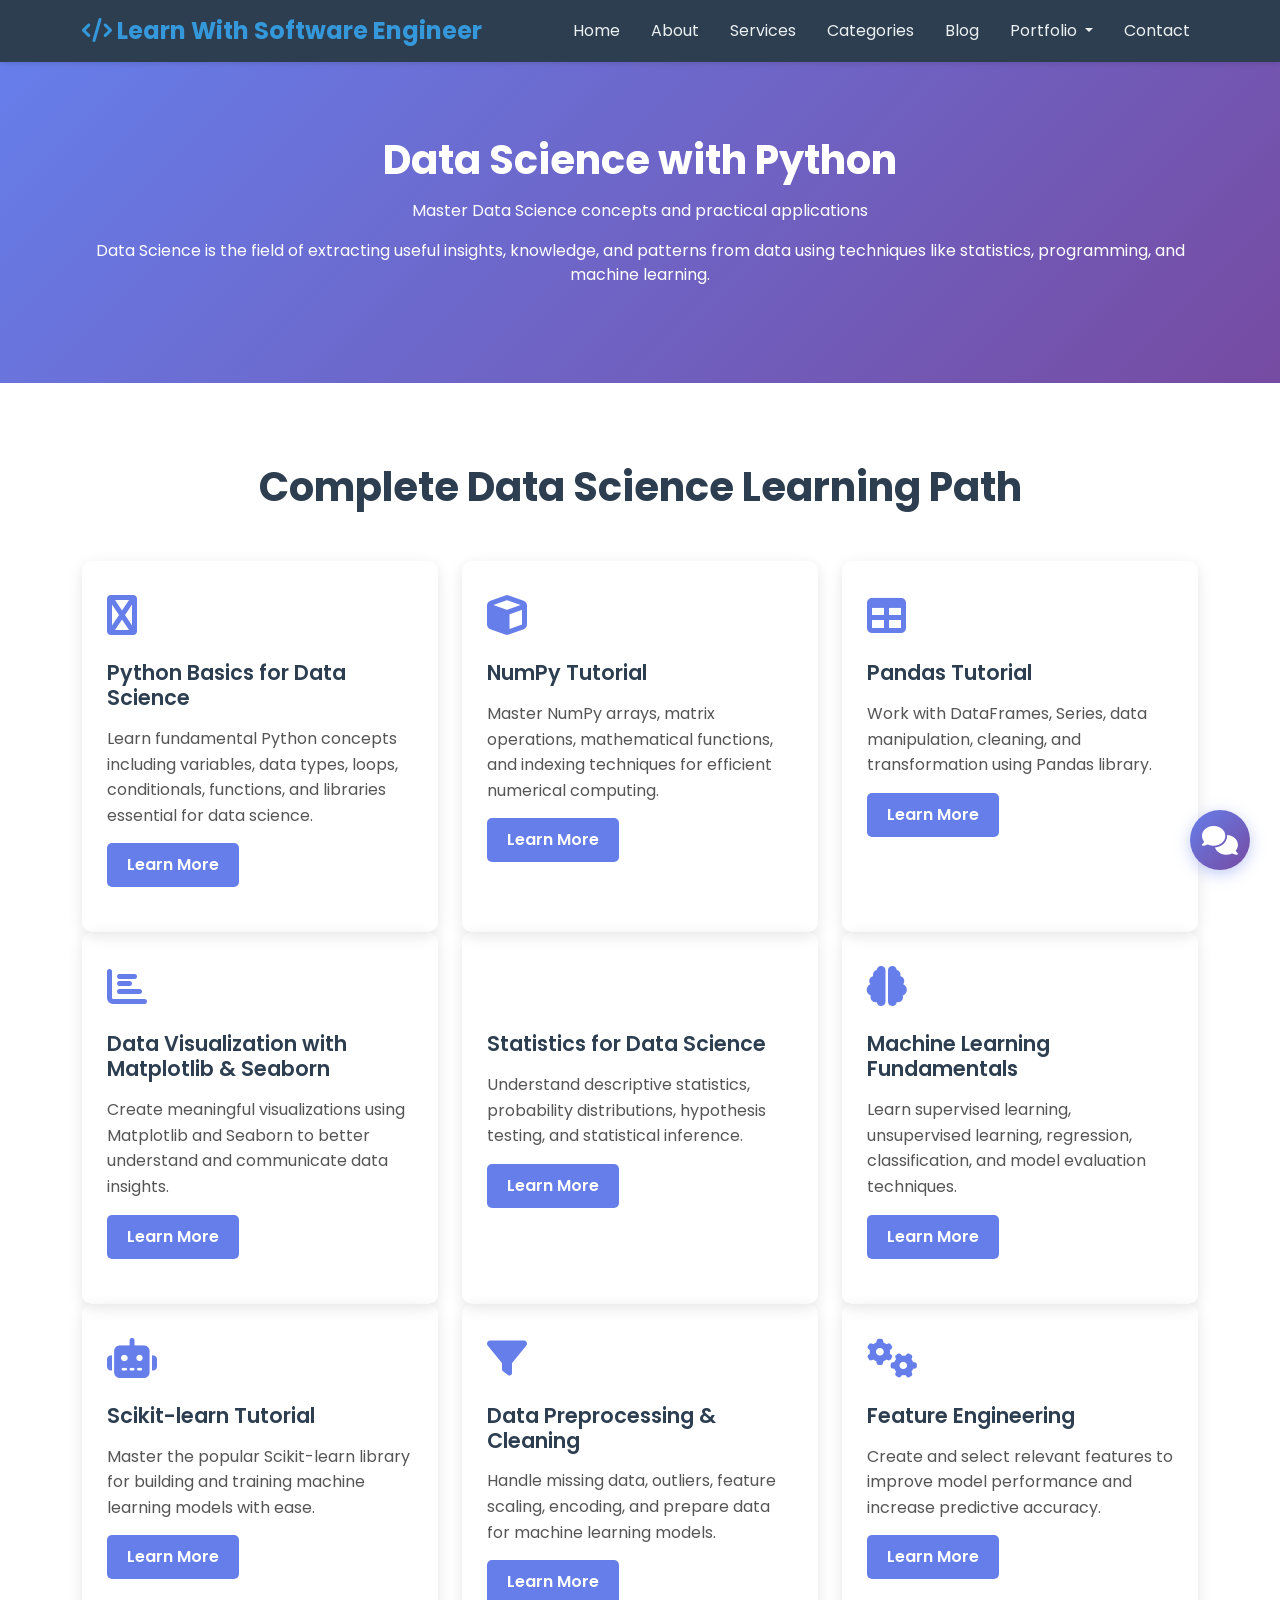
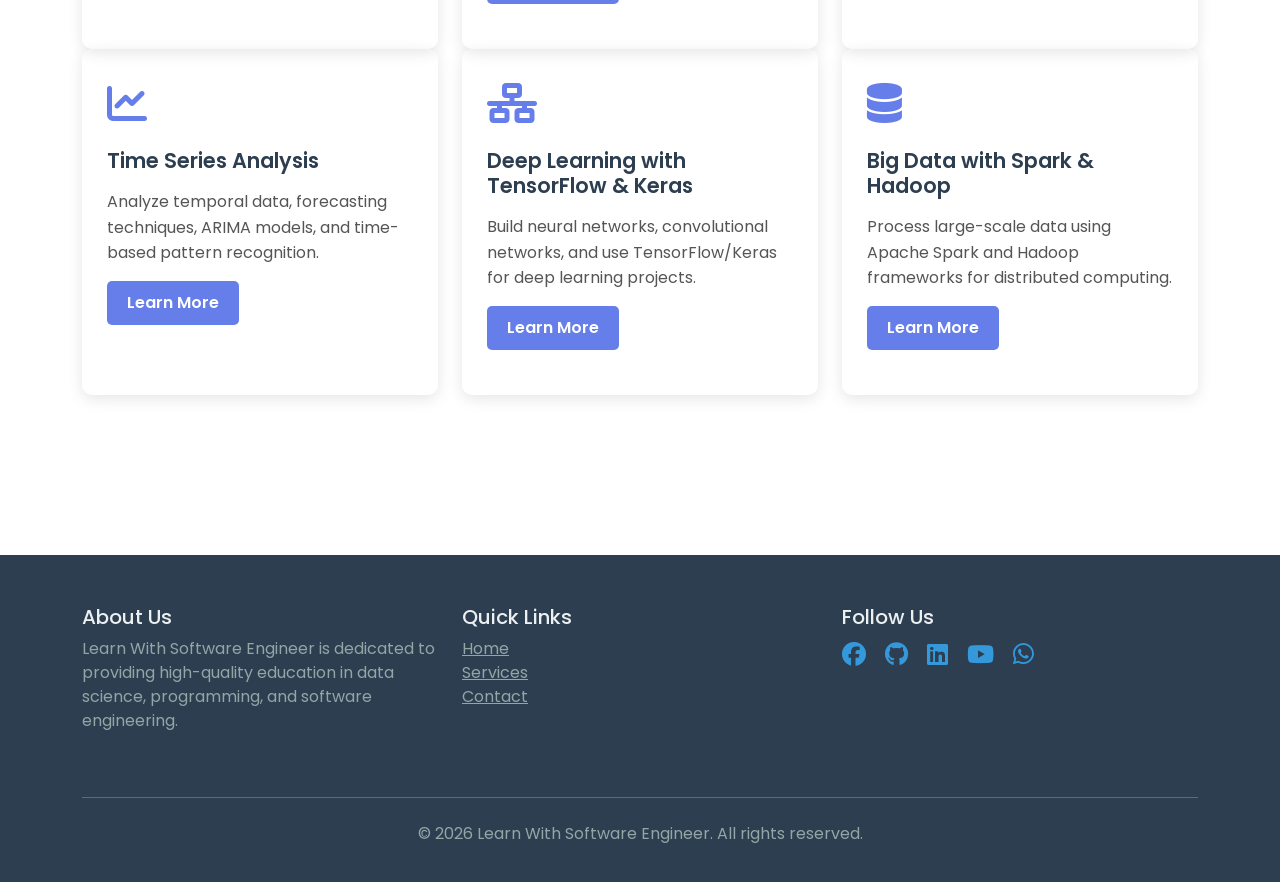
<file: data-science.html>
<!DOCTYPE html>
<html lang="en">
<head>
    <!-- Meta tags for responsive design and character encoding -->
    <meta charset="UTF-8">
    <meta name="viewport" content="width=device-width, initial-scale=1.0">
    <meta name="google-site-verification" content="ABC123XYZ">
    <title>Data Science - Learn With Software Engineer</title>
    
    <!-- Bootstrap 5 CSS from CDN -->
    <link href="https://cdn.jsdelivr.net/npm/bootstrap@5.3.0/dist/css/bootstrap.min.css" rel="stylesheet">
    
    <!-- Font Awesome icons from CDN -->
    <link rel="stylesheet" href="https://cdnjs.cloudflare.com/ajax/libs/font-awesome/6.4.0/css/all.min.css">
    
    <!-- Google Fonts -->
    <link href="https://fonts.googleapis.com/css2?family=Poppins:wght@400;500;600;700&display=swap" rel="stylesheet">
    
    <!-- Custom internal CSS -->
    <style>
        * {
            font-family: 'Poppins', sans-serif;
        }
        
        .navbar {
            background-color: #2c3e50;
            box-shadow: 0 2px 5px rgba(0,0,0,0.1);
        }
        
        .navbar-brand {
            font-weight: 700;
            font-size: 1.5rem;
            color: #3498db !important;
        }
        
        .nav-link {
            color: #ecf0f1 !important;
            margin-left: 15px;
            transition: all 0.3s ease;
        }
        
        .nav-link:hover {
            color: #3498db !important;
            transform: translateY(-2px);
        }
        
        .page-title {
            background: linear-gradient(135deg, #667eea 0%, #764ba2 100%);
            color: white;
            padding: 80px 0;
            text-align: center;
            margin-top: 56px;
        }
        
        .page-title h1 {
            font-size: 2.5rem;
            font-weight: 700;
            margin-bottom: 15px;
        }
        
        .course-card {
            border: none;
            border-radius: 10px;
            box-shadow: 0 4px 15px rgba(0,0,0,0.1);
            transition: all 0.3s ease;
            padding: 25px;
            height: 100%;
            margin-bottom: 20px;
        }
        
        .course-card:hover {
            transform: translateY(-10px);
            box-shadow: 0 8px 25px rgba(0,0,0,0.15);
        }
        
        .course-card h4 {
            color: #2c3e50;
            font-weight: 600;
            margin-bottom: 15px;
            font-size: 1.3rem;
        }
        
        .course-card p {
            color: #555;
            line-height: 1.6;
            margin-bottom: 15px;
        }
        
        .course-icon {
            font-size: 2.5rem;
            color: #667eea;
            margin-bottom: 15px;
        }
        
        .section-padding {
            padding: 80px 0;
        }
        
        .section-title {
            font-size: 2.5rem;
            font-weight: 700;
            margin-bottom: 50px;
            color: #2c3e50;
            text-align: center;
        }
        
        .btn-learn {
            background-color: #667eea;
            border: none;
            padding: 10px 20px;
            font-weight: 600;
            transition: all 0.3s ease;
            color: white;
            text-decoration: none;
            border-radius: 5px;
            display: inline-block;
        }
        
        .btn-learn:hover {
            background-color: #764ba2;
            transform: translateY(-2px);
            color: white;
            box-shadow: 0 5px 15px rgba(102, 126, 234, 0.4);
        }
        
        .footer {
            background-color: #2c3e50;
            color: #ecf0f1;
            padding: 50px 0 20px;
            margin-top: 80px;
        }
        
        .social-link {
            color: #3498db;
            font-size: 1.5rem;
            margin-right: 15px;
            transition: all 0.3s ease;
            display: inline-block;
        }
        
        .social-link:hover {
            color: #ecf0f1;
            transform: translateY(-3px);
        }
        
        .footer-text {
            color: #95a5a6;
        }
    </style>
    
    <!-- Kondee AI Chatbot -->
    <link rel="stylesheet" href="chatbot.css">
    <script src="chatbot-data.js"></script>
    <script src="chatbot.js"></script>
</head>
<body>
    <!-- NAVIGATION BAR -->
    <nav class="navbar navbar-expand-lg navbar-dark fixed-top">
        <div class="container">
            <a class="navbar-brand" href="index.html">
                <i class="fas fa-code"></i> Learn With Software Engineer
            </a>
            
            <!-- Toggle button for mobile view -->
            <button class="navbar-toggler" type="button" data-bs-toggle="collapse" data-bs-target="#navbarNav" aria-controls="navbarNav" aria-expanded="false" aria-label="Toggle navigation">
                <span class="navbar-toggler-icon"></span>
            </button>
            
            <!-- Navigation links -->
            <div class="collapse navbar-collapse" id="navbarNav">
                <ul class="navbar-nav ms-auto">
                    <li class="nav-item">
                        <a class="nav-link" href="index.html">Home</a>
                    </li>
                    <li class="nav-item">
                        <a class="nav-link" href="about.html">About</a>
                    </li>
                    <li class="nav-item">
                        <a class="nav-link" href="services.html">Services</a>
                    </li>
                    <li class="nav-item">
                        <a class="nav-link" href="category.html">Categories</a>
                    </li>
                    <li class="nav-item">
                        <a class="nav-link" href="blog.html">Blog</a>
                    </li>
                    <li class="nav-item dropdown">
                        <a class="nav-link dropdown-toggle" href="#" id="portfolioDropdown" role="button" data-bs-toggle="dropdown" aria-expanded="false">
                            Portfolio
                        </a>
                        <ul class="dropdown-menu" aria-labelledby="portfolioDropdown">
                            <li><a class="dropdown-item active" href="data-science.html">Data Science</a></li>
                            <li><a class="dropdown-item" href="data-analyst.html">Data Analyst</a></li>
                            <li><a class="dropdown-item" href="app.html">AI Assistant</a></li>
                             <li><a class="dropdown-item" href="portofolo.html">Project</a></li>
                            <li><a class="dropdown-item" href="my-pdf.html">My PDFs</a></li>
                        </ul>
                    </li>
                    <li class="nav-item">
                        <a class="nav-link" href="contact.html">Contact</a>
                    </li>
                </ul>
            </div>
        </div>
    </nav>

    <!-- PAGE TITLE SECTION -->
    <section class="page-title">
        <div class="container">
            <h1>Data Science with Python</h1>
            <p>Master Data Science concepts and practical applications</p>
            <p>Data Science is the field of extracting useful insights, knowledge, and patterns from data using techniques like statistics, programming, and machine learning.</p>
        </div>
    </section>

    <!-- COURSES SECTION -->
    <section class="section-padding">
        <div class="container">
            <h2 class="section-title">Complete Data Science Learning Path</h2>
            
            <div class="row">
                <!-- Course 1: Python Basics -->
                <div class="col-md-6 col-lg-4">
                    <div class="course-card">
                        <div class="course-icon">
                            <i class="fas fa-python"></i>
                        </div>
                        <h4>Python Basics for Data Science</h4>
                        <p>Learn fundamental Python concepts including variables, data types, loops, conditionals, functions, and libraries essential for data science.</p>
                        <a href="https://www.geeksforgeeks.org/data-science/data-science-with-python-tutorial/" class="btn-learn" target="_blank">Learn More</a>
                    </div>
                </div>

                <!-- Course 2: NumPy -->
                <div class="col-md-6 col-lg-4">
                    <div class="course-card">
                        <div class="course-icon">
                            <i class="fas fa-cube"></i>
                        </div>
                        <h4>NumPy Tutorial</h4>
                        <p>Master NumPy arrays, matrix operations, mathematical functions, and indexing techniques for efficient numerical computing.</p>
                        <a href="https://www.geeksforgeeks.org/python/numpy-tutorial/" class="btn-learn" target="_blank">Learn More</a>
                    </div>
                </div>

                <!-- Course 3: Pandas -->
                <div class="col-md-6 col-lg-4">
                    <div class="course-card">
                        <div class="course-icon">
                            <i class="fas fa-table"></i>
                        </div>
                        <h4>Pandas Tutorial</h4>
                        <p>Work with DataFrames, Series, data manipulation, cleaning, and transformation using Pandas library.</p>
                        <a href="https://www.geeksforgeeks.org/python/pandas-tutorial/" class="btn-learn" target="_blank">Learn More</a>
                    </div>
                </div>

                <!-- Course 4: Data Visualization -->
                <div class="col-md-6 col-lg-4">
                    <div class="course-card">
                        <div class="course-icon">
                            <i class="fas fa-chart-bar"></i>
                        </div>
                        <h4>Data Visualization with Matplotlib & Seaborn</h4>
                        <p>Create meaningful visualizations using Matplotlib and Seaborn to better understand and communicate data insights.</p>
                        <a href="https://www.geeksforgeeks.org/python/matplotlib-tutorial/" class="btn-learn" target="_blank">Learn More</a>
                    </div>
                </div>

                <!-- Course 5: Statistics -->
                <div class="col-md-6 col-lg-4">
                    <div class="course-card">
                        <div class="course-icon">
                            <i class="fas fa-sigma"></i>
                        </div>
                        <h4>Statistics for Data Science</h4>
                        <p>Understand descriptive statistics, probability distributions, hypothesis testing, and statistical inference.</p>
                        <a href="https://www.geeksforgeeks.org/data-science/statistics-for-data-science/" class="btn-learn" target="_blank">Learn More</a>
                    </div>
                </div>

                <!-- Course 6: Machine Learning -->
                <div class="col-md-6 col-lg-4">
                    <div class="course-card">
                        <div class="course-icon">
                            <i class="fas fa-brain"></i>
                        </div>
                        <h4>Machine Learning Fundamentals</h4>
                        <p>Learn supervised learning, unsupervised learning, regression, classification, and model evaluation techniques.</p>
                        <a href="https://www.geeksforgeeks.org/data-science/machine-learning-fundamentals/" class="btn-learn" target="_blank">Learn More</a>
                    </div>
                </div>

                <!-- Course 7: Scikit-learn -->
                <div class="col-md-6 col-lg-4">
                    <div class="course-card">
                        <div class="course-icon">
                            <i class="fas fa-robot"></i>
                        </div>
                        <h4>Scikit-learn Tutorial</h4>
                        <p>Master the popular Scikit-learn library for building and training machine learning models with ease.</p>
                        <a href="https://www.geeksforgeeks.org/data-science/scikit-learn-tutorial/" class="btn-learn" target="_blank">Learn More</a>
                    </div>
                </div>

                <!-- Course 8: Data Preprocessing -->
                <div class="col-md-6 col-lg-4">
                    <div class="course-card">
                        <div class="course-icon">
                            <i class="fas fa-filter"></i>
                        </div>
                        <h4>Data Preprocessing & Cleaning</h4>
                        <p>Handle missing data, outliers, feature scaling, encoding, and prepare data for machine learning models.</p>
                        <a href="https://www.geeksforgeeks.org/data-science/data-preprocessing-and-cleaning/" class="btn-learn" target="_blank">Learn More</a>
                    </div>
                </div>

                <!-- Course 9: Feature Engineering -->
                <div class="col-md-6 col-lg-4">
                    <div class="course-card">
                        <div class="course-icon">
                            <i class="fas fa-cogs"></i>
                        </div>
                        <h4>Feature Engineering</h4>
                        <p>Create and select relevant features to improve model performance and increase predictive accuracy.</p>
                        <a href="https://www.geeksforgeeks.org/machine-learning/what-is-feature-engineering/" class="btn-learn" target="_blank">Learn More</a>
                    </div>
                </div>

                <!-- Course 10: Time Series Analysis -->
                <div class="col-md-6 col-lg-4">
                    <div class="course-card">
                        <div class="course-icon">
                            <i class="fas fa-chart-line"></i>
                        </div>
                        <h4>Time Series Analysis</h4>
                        <p>Analyze temporal data, forecasting techniques, ARIMA models, and time-based pattern recognition.</p>
                        <a href="https://www.geeksforgeeks.org/data-science/time-series-analysis/" class="btn-learn" target="_blank">Learn More</a>
                    </div>
                </div>

                <!-- Course 11: Deep Learning -->
                <div class="col-md-6 col-lg-4">
                    <div class="course-card">
                        <div class="course-icon">
                            <i class="fas fa-network-wired"></i>
                        </div>
                        <h4>Deep Learning with TensorFlow & Keras</h4>
                        <p>Build neural networks, convolutional networks, and use TensorFlow/Keras for deep learning projects.</p>
                        <a href="https://www.geeksforgeeks.org/deep-learning-tensorflow-keras/" class="btn-learn" target="_blank">Learn More</a>
                    </div>
                </div>

                <!-- Course 12: Big Data Analytics -->
                <div class="col-md-6 col-lg-4">
                    <div class="course-card">
                        <div class="course-icon">
                            <i class="fas fa-database"></i>
                        </div>
                        <h4>Big Data with Spark & Hadoop</h4>
                        <p>Process large-scale data using Apache Spark and Hadoop frameworks for distributed computing.</p>
                        <a href="https://www.geeksforgeeks.org/big-data-tutorial/" class="btn-learn" target="_blank">Learn More</a>
                    </div>
                </div>
            </div>
        </div>
    </section>

    <!-- FOOTER -->
    <footer class="footer">
        <div class="container">
            <div class="row">
                <div class="col-md-4 mb-4">
                    <h5>About Us</h5>
                    <p class="footer-text">Learn With Software Engineer is dedicated to providing high-quality education in data science, programming, and software engineering.</p>
                </div>
                
                <div class="col-md-4 mb-4">
                    <h5>Quick Links</h5>
                    <ul class="list-unstyled">
                        <li><a href="index.html" class="footer-text">Home</a></li>
                        <li><a href="services.html" class="footer-text">Services</a></li>
                        <li><a href="contact.html" class="footer-text">Contact</a></li>
                    </ul>
                </div>
                
                <div class="col-md-4">
                    <h5>Follow Us</h5>
                     <a href="https://www.facebook.com/profile.php?id=61578725471951" class="social-link"><i class="fab fa-facebook"></i></a>
                    <a href="https://github.com" class="social-link"><i class="fab fa-github"></i></a>
                    <a href="https://www.linkedin.com/feed/" class="social-link"><i class="fab fa-linkedin"></i></a>
                    <a href="https://www.youtube.com/@learn_with_software_engineer" class="social-link"><i class="fab fa-youtube"></i></a>
                    <a href="https://wa.me/923363200433" class="social-link"><i class="fab fa-whatsapp"></i></a>
                </div>
            </div>
            
            <hr class="my-4">
            <div class="text-center footer-text">
                <p>&copy; 2026 Learn With Software Engineer. All rights reserved.</p>
            </div>
        </div>
    </footer>

    <!-- Bootstrap 5 JS from CDN -->
    <script src="https://cdn.jsdelivr.net/npm/bootstrap@5.3.0/dist/js/bootstrap.bundle.min.js"></script>
</body>
</html>
</file>
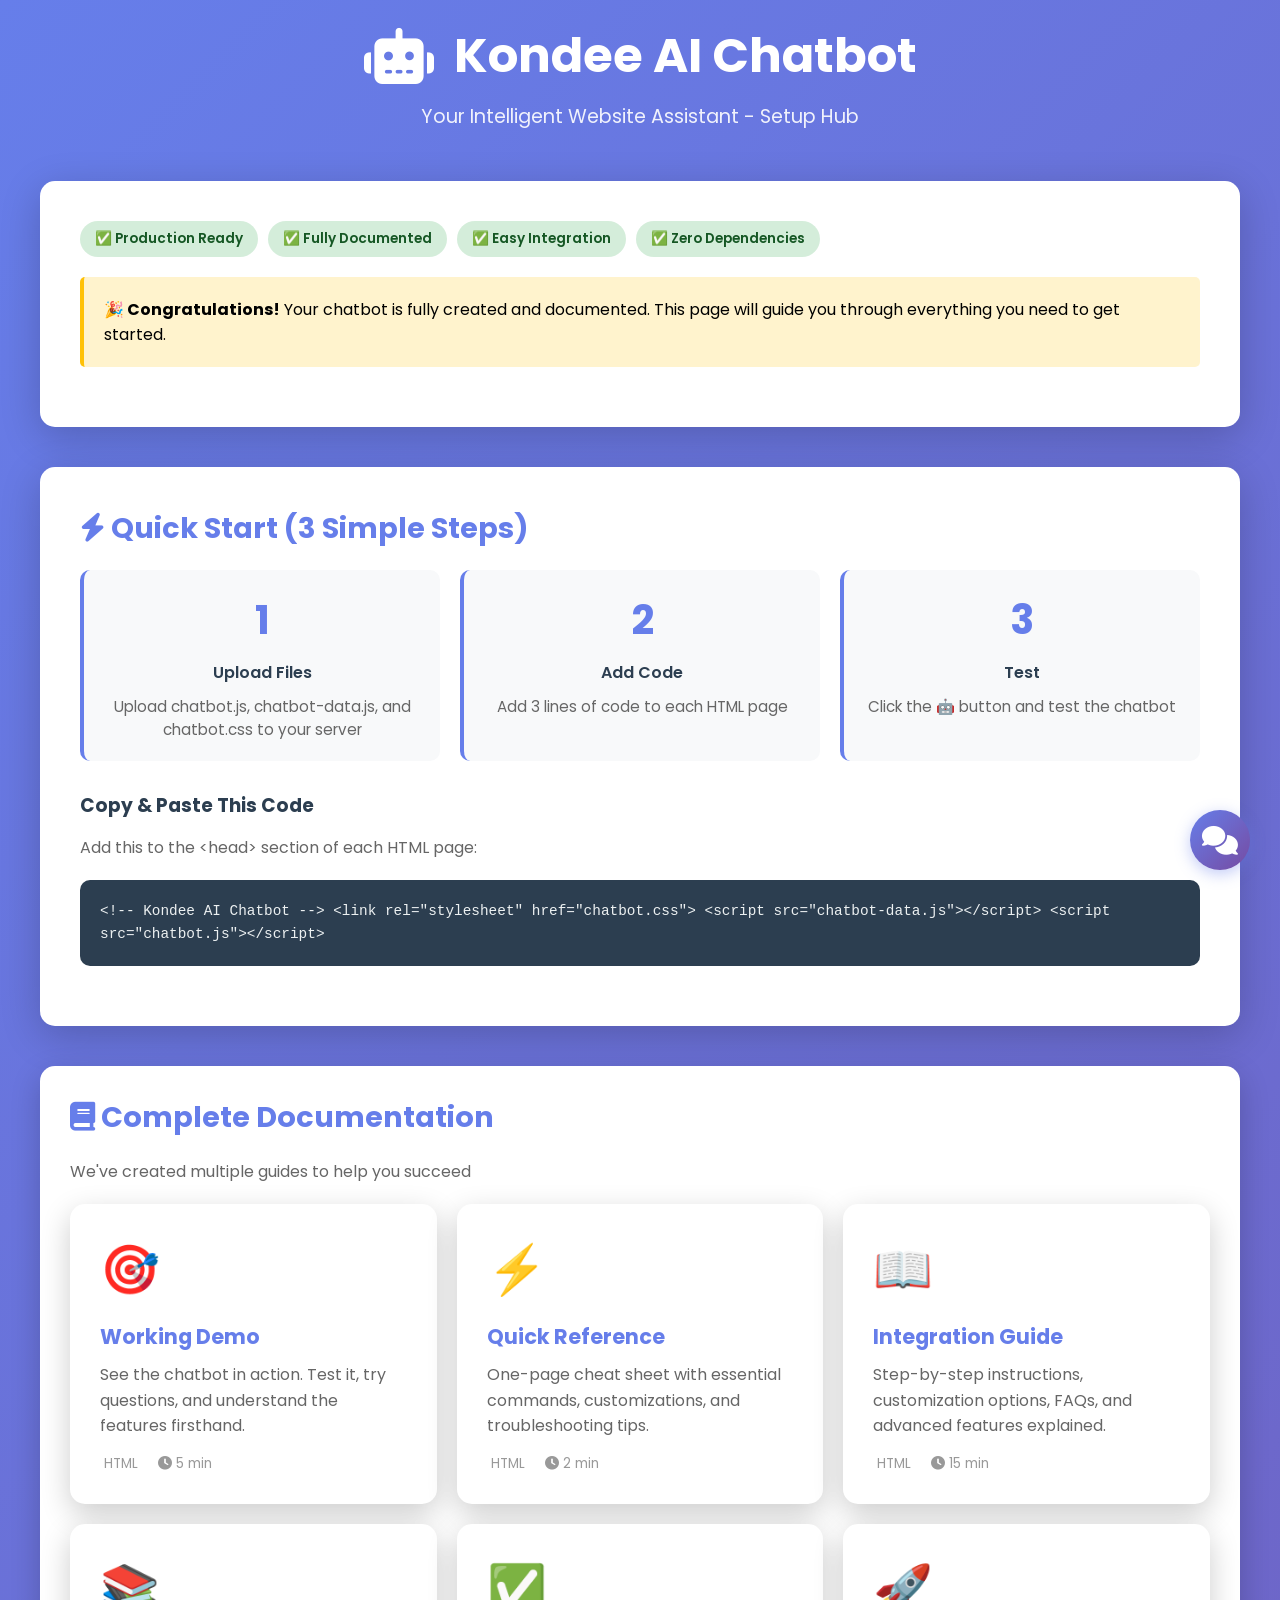
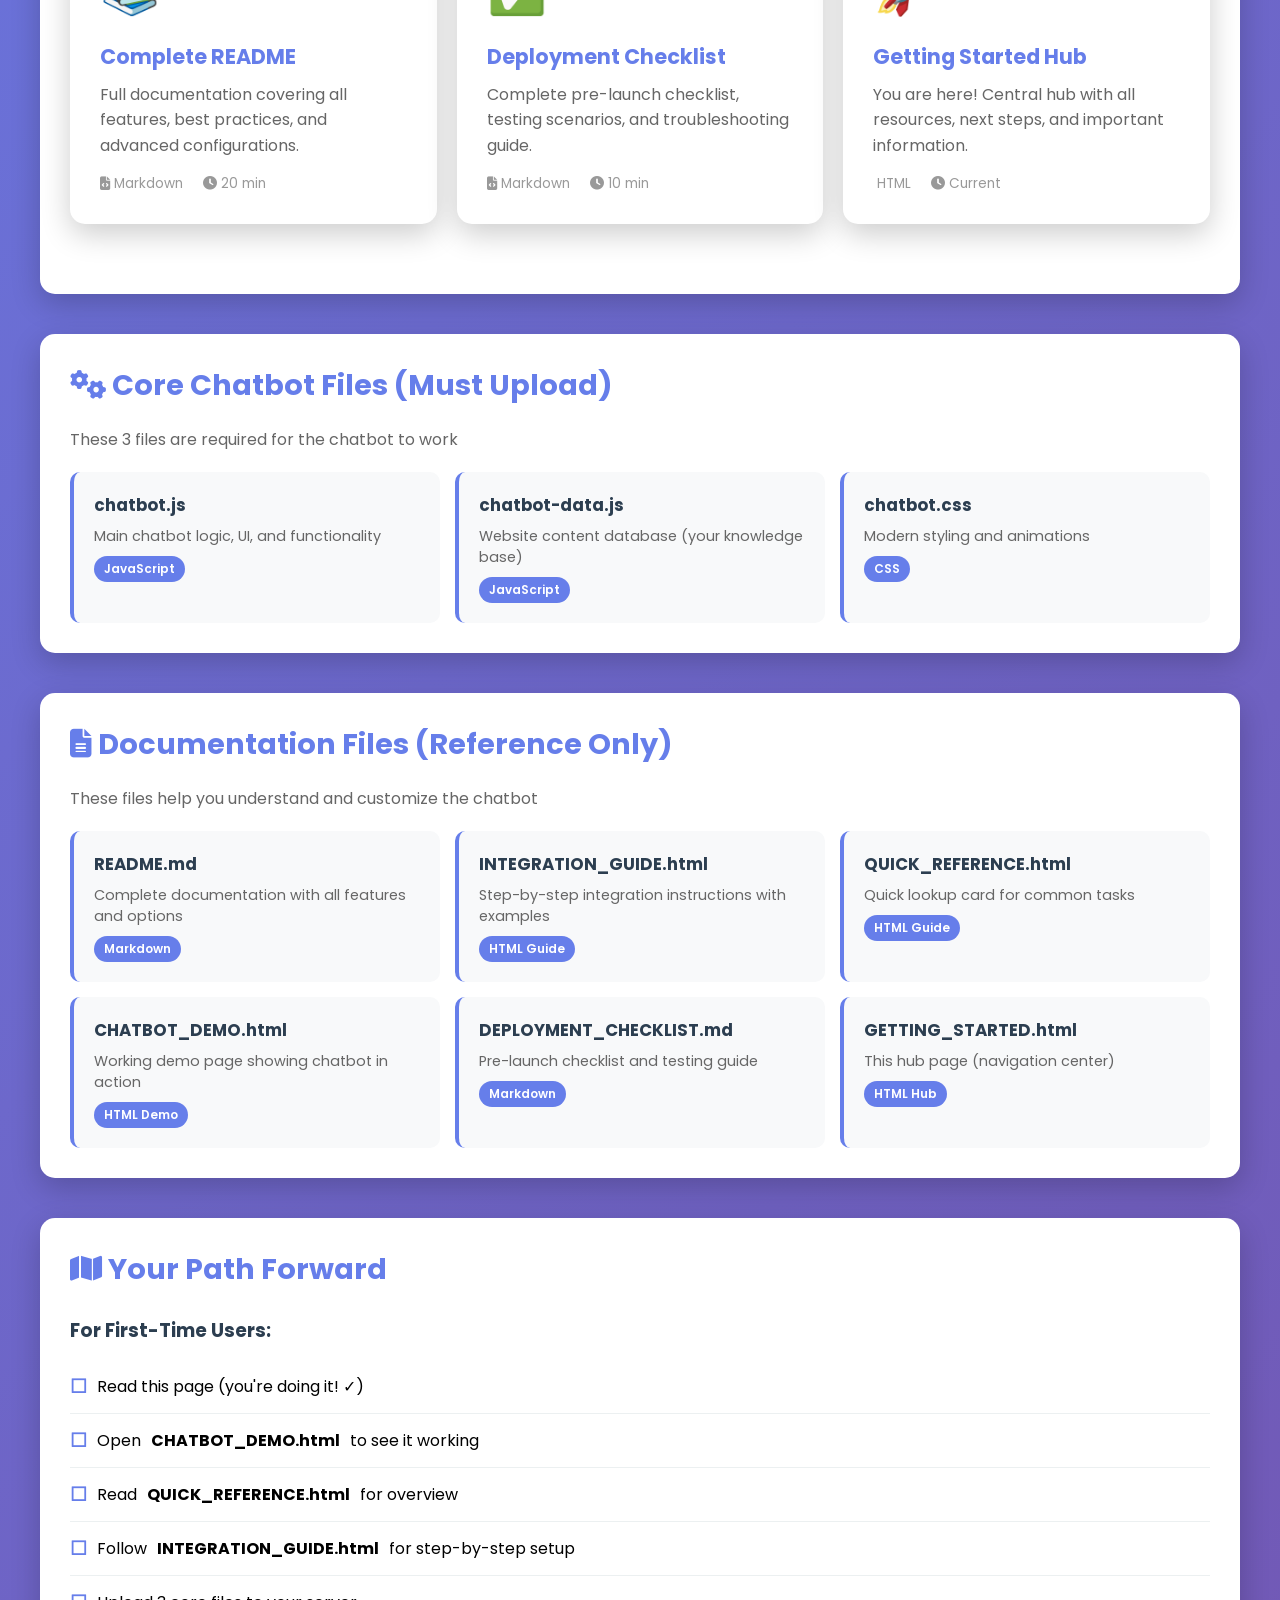
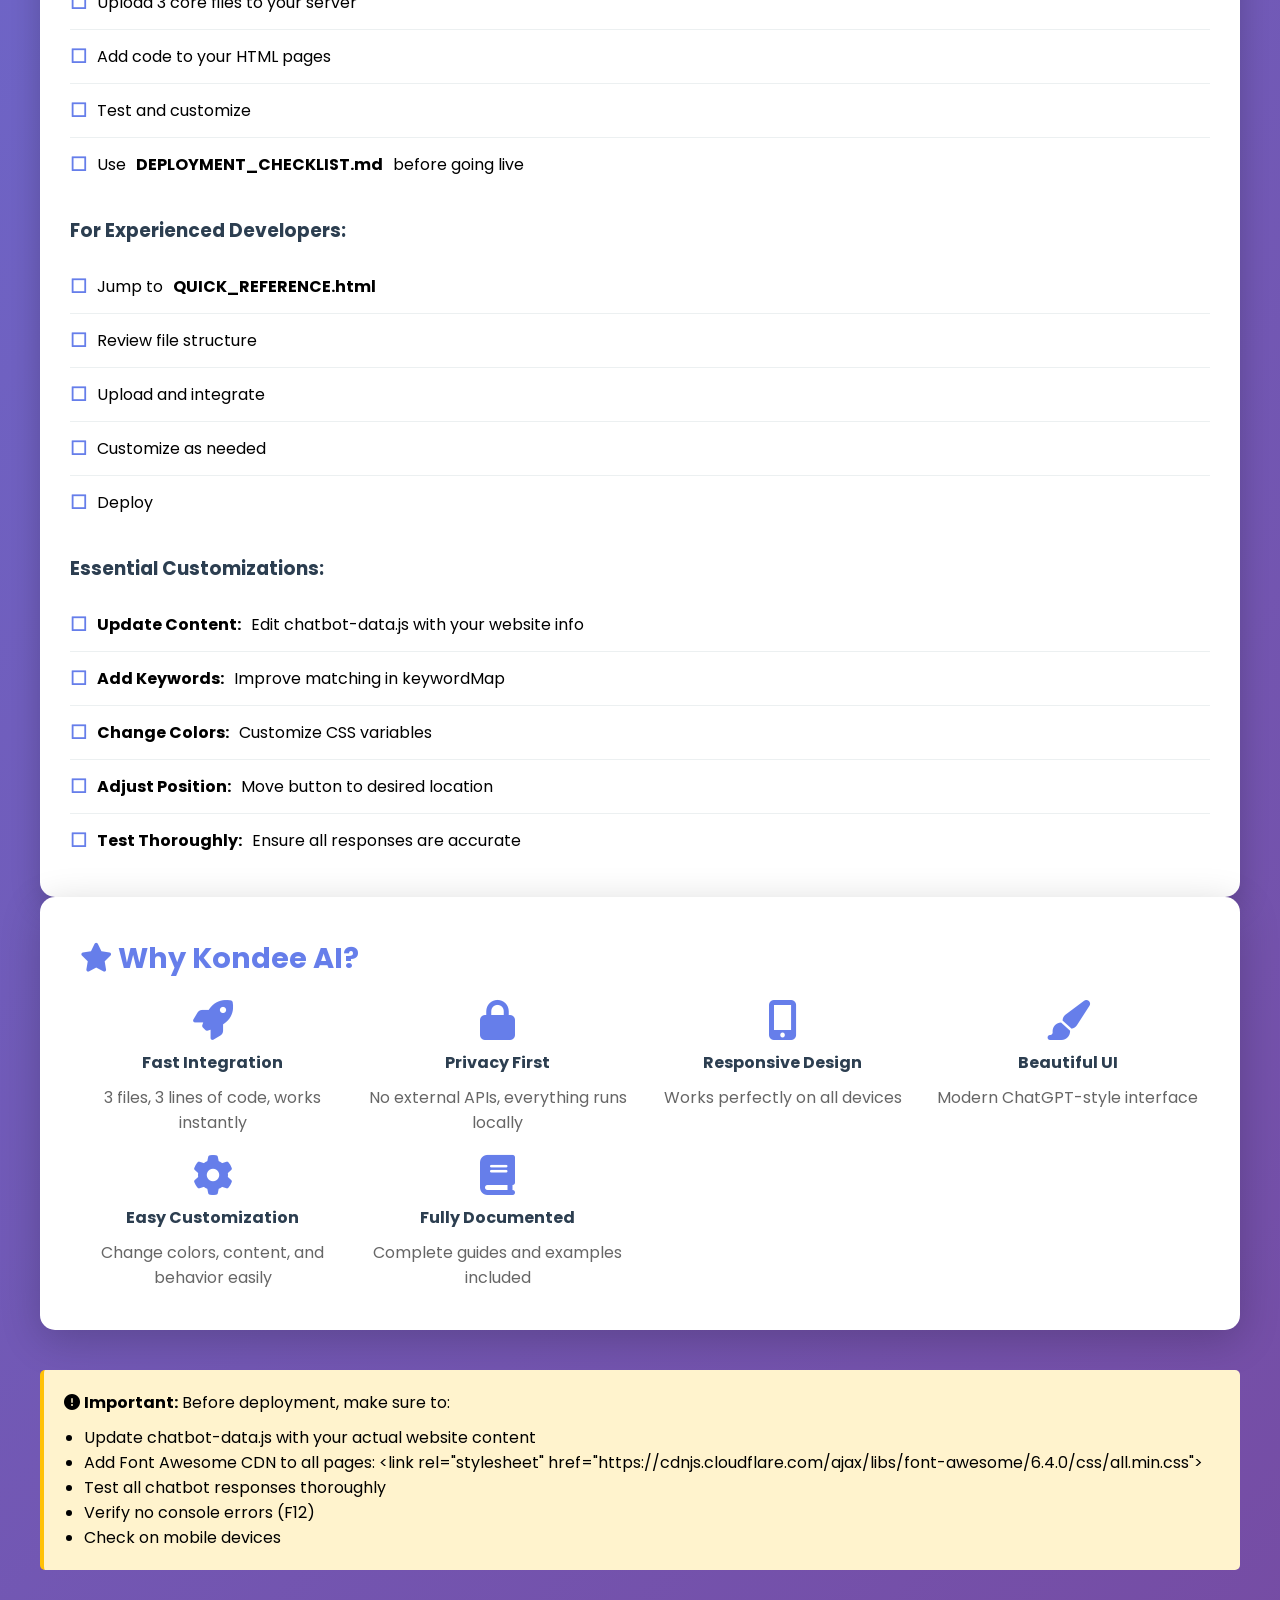
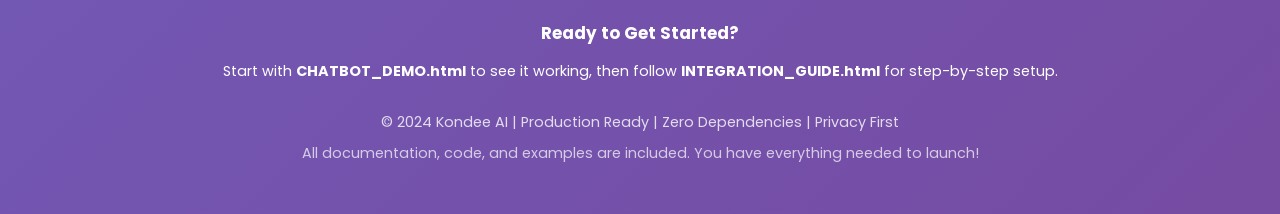
<file: GETTING_STARTED.html>
<!DOCTYPE html>
<html lang="en">
<head>
    <meta charset="UTF-8">
    <meta name="viewport" content="width=device-width, initial-scale=1.0">
    <title>Kondee AI Chatbot - Getting Started Hub</title>
    <link href="https://fonts.googleapis.com/css2?family=Poppins:wght@400;500;600;700&display=swap" rel="stylesheet">
    <link rel="stylesheet" href="https://cdnjs.cloudflare.com/ajax/libs/font-awesome/6.4.0/css/all.min.css">
    <style>
        * {
            font-family: 'Poppins', sans-serif;
            margin: 0;
            padding: 0;
            box-sizing: border-box;
        }

        body {
            background: linear-gradient(135deg, #667eea 0%, #764ba2 100%);
            min-height: 100vh;
            padding: 20px;
        }

        .container {
            max-width: 1200px;
            margin: 0 auto;
        }

        header {
            text-align: center;
            color: white;
            margin-bottom: 50px;
        }

        h1 {
            font-size: 3rem;
            margin-bottom: 10px;
            display: flex;
            align-items: center;
            justify-content: center;
            gap: 20px;
        }

        h1 i {
            font-size: 3.5rem;
        }

        .subtitle {
            font-size: 1.2rem;
            opacity: 0.9;
            margin-bottom: 30px;
        }

        .quick-start {
            background: white;
            border-radius: 15px;
            padding: 40px;
            margin-bottom: 40px;
            box-shadow: 0 10px 40px rgba(0,0,0,0.2);
        }

        .quick-start h2 {
            color: #667eea;
            margin-bottom: 20px;
            font-size: 1.8rem;
        }

        .steps {
            display: grid;
            grid-template-columns: repeat(auto-fit, minmax(250px, 1fr));
            gap: 20px;
            margin-bottom: 30px;
        }

        .step-card {
            background: #f8f9fa;
            padding: 20px;
            border-radius: 10px;
            border-left: 4px solid #667eea;
            text-align: center;
        }

        .step-number {
            font-size: 2.5rem;
            color: #667eea;
            font-weight: bold;
            margin-bottom: 10px;
        }

        .step-title {
            font-weight: 600;
            color: #2c3e50;
            margin-bottom: 10px;
        }

        .step-text {
            color: #666;
            font-size: 0.95rem;
        }

        .documentation-grid {
            display: grid;
            grid-template-columns: repeat(auto-fit, minmax(300px, 1fr));
            gap: 20px;
            margin-bottom: 40px;
        }

        .doc-card {
            background: white;
            border-radius: 15px;
            padding: 30px;
            box-shadow: 0 10px 30px rgba(0,0,0,0.2);
            transition: transform 0.3s ease;
            text-decoration: none;
            color: inherit;
        }

        .doc-card:hover {
            transform: translateY(-10px);
        }

        .doc-icon {
            font-size: 3rem;
            margin-bottom: 15px;
        }

        .doc-title {
            font-size: 1.3rem;
            font-weight: 700;
            color: #667eea;
            margin-bottom: 10px;
        }

        .doc-description {
            color: #666;
            line-height: 1.6;
            margin-bottom: 15px;
        }

        .doc-meta {
            display: flex;
            gap: 20px;
            font-size: 0.85rem;
            color: #999;
        }

        .file-grid {
            background: white;
            border-radius: 15px;
            padding: 30px;
            margin-bottom: 40px;
            box-shadow: 0 10px 30px rgba(0,0,0,0.2);
        }

        .file-grid h2 {
            color: #667eea;
            margin-bottom: 20px;
            font-size: 1.8rem;
        }

        .file-list {
            display: grid;
            grid-template-columns: repeat(auto-fit, minmax(280px, 1fr));
            gap: 15px;
        }

        .file-item {
            background: #f8f9fa;
            padding: 20px;
            border-radius: 10px;
            border-left: 4px solid #667eea;
        }

        .file-name {
            font-weight: 700;
            color: #2c3e50;
            margin-bottom: 8px;
            font-size: 1.05rem;
        }

        .file-purpose {
            color: #666;
            font-size: 0.9rem;
            margin-bottom: 8px;
        }

        .file-type {
            display: inline-block;
            background: #667eea;
            color: white;
            padding: 4px 10px;
            border-radius: 15px;
            font-size: 0.75rem;
            font-weight: 600;
        }

        .status-badges {
            display: flex;
            gap: 10px;
            margin-bottom: 20px;
        }

        .badge {
            background: #d4edda;
            color: #155724;
            padding: 8px 15px;
            border-radius: 20px;
            font-size: 0.85rem;
            font-weight: 600;
        }

        .code-block {
            background: #2c3e50;
            color: #ecf0f1;
            padding: 20px;
            border-radius: 10px;
            overflow-x: auto;
            margin: 20px 0;
            font-family: monospace;
            font-size: 0.9rem;
            line-height: 1.6;
        }

        .highlight {
            background: #fff3cd;
            border-left: 4px solid #ffc107;
            padding: 20px;
            border-radius: 5px;
            margin: 20px 0;
        }

        .next-steps {
            background: white;
            border-radius: 15px;
            padding: 30px;
            box-shadow: 0 10px 30px rgba(0,0,0,0.2);
        }

        .next-steps h2 {
            color: #667eea;
            margin-bottom: 20px;
            font-size: 1.8rem;
        }

        .checklist {
            list-style: none;
        }

        .checklist li {
            padding: 12px 0;
            border-bottom: 1px solid #ecf0f1;
            display: flex;
            align-items: center;
            gap: 10px;
        }

        .checklist li:last-child {
            border-bottom: none;
        }

        .checklist li::before {
            content: "☐";
            font-size: 1.2rem;
            color: #667eea;
            font-weight: bold;
        }

        footer {
            text-align: center;
            color: white;
            padding: 30px;
            font-size: 0.9rem;
        }

        @media (max-width: 768px) {
            h1 {
                font-size: 2rem;
                flex-direction: column;
                gap: 10px;
            }

            h1 i {
                font-size: 2.5rem;
            }

            .quick-start {
                padding: 25px;
            }

            .documentation-grid {
                grid-template-columns: 1fr;
            }

            .file-grid {
                padding: 25px;
            }
        }
    </style>
</head>
<body>
    <div class="container">
        <!-- Header -->
        <header>
            <h1>
                <i class="fas fa-robot"></i> Kondee AI Chatbot
            </h1>
            <p class="subtitle">Your Intelligent Website Assistant - Setup Hub</p>
        </header>

        <!-- Status Badges -->
        <div class="quick-start">
            <div class="status-badges">
                <span class="badge">✅ Production Ready</span>
                <span class="badge">✅ Fully Documented</span>
                <span class="badge">✅ Easy Integration</span>
                <span class="badge">✅ Zero Dependencies</span>
            </div>

            <div class="highlight">
                <strong>🎉 Congratulations!</strong> Your chatbot is fully created and documented. This page will guide you through everything you need to get started.
            </div>
        </div>

        <!-- Quick Start Steps -->
        <div class="quick-start">
            <h2><i class="fas fa-bolt"></i> Quick Start (3 Simple Steps)</h2>
            
            <div class="steps">
                <div class="step-card">
                    <div class="step-number">1</div>
                    <div class="step-title">Upload Files</div>
                    <div class="step-text">Upload chatbot.js, chatbot-data.js, and chatbot.css to your server</div>
                </div>

                <div class="step-card">
                    <div class="step-number">2</div>
                    <div class="step-title">Add Code</div>
                    <div class="step-text">Add 3 lines of code to each HTML page</div>
                </div>

                <div class="step-card">
                    <div class="step-number">3</div>
                    <div class="step-title">Test</div>
                    <div class="step-text">Click the 🤖 button and test the chatbot</div>
                </div>
            </div>

            <h3 style="color: #2c3e50; margin-top: 30px; margin-bottom: 15px;">Copy & Paste This Code</h3>
            <p style="color: #666; margin-bottom: 15px;">Add this to the <code>&lt;head&gt;</code> section of each HTML page:</p>
            <div class="code-block">&lt;!-- Kondee AI Chatbot --&gt;
&lt;link rel="stylesheet" href="chatbot.css"&gt;
&lt;script src="chatbot-data.js"&gt;&lt;/script&gt;
&lt;script src="chatbot.js"&gt;&lt;/script&gt;</div>
        </div>

        <!-- Documentation Files -->
        <div class="file-grid">
            <h2><i class="fas fa-book"></i> Complete Documentation</h2>
            <p style="color: #666; margin-bottom: 20px;">We've created multiple guides to help you succeed</p>

            <div class="documentation-grid">
                <a href="CHATBOT_DEMO.html" class="doc-card">
                    <div class="doc-icon">🎯</div>
                    <div class="doc-title">Working Demo</div>
                    <div class="doc-description">See the chatbot in action. Test it, try questions, and understand the features firsthand.</div>
                    <div class="doc-meta">
                        <span><i class="fas fa-file-html5"></i> HTML</span>
                        <span><i class="fas fa-clock"></i> 5 min</span>
                    </div>
                </a>

                <a href="QUICK_REFERENCE.html" class="doc-card">
                    <div class="doc-icon">⚡</div>
                    <div class="doc-title">Quick Reference</div>
                    <div class="doc-description">One-page cheat sheet with essential commands, customizations, and troubleshooting tips.</div>
                    <div class="doc-meta">
                        <span><i class="fas fa-file-html5"></i> HTML</span>
                        <span><i class="fas fa-clock"></i> 2 min</span>
                    </div>
                </a>

                <a href="INTEGRATION_GUIDE.html" class="doc-card">
                    <div class="doc-icon">📖</div>
                    <div class="doc-title">Integration Guide</div>
                    <div class="doc-description">Step-by-step instructions, customization options, FAQs, and advanced features explained.</div>
                    <div class="doc-meta">
                        <span><i class="fas fa-file-html5"></i> HTML</span>
                        <span><i class="fas fa-clock"></i> 15 min</span>
                    </div>
                </a>

                <a href="README.md" class="doc-card">
                    <div class="doc-icon">📚</div>
                    <div class="doc-title">Complete README</div>
                    <div class="doc-description">Full documentation covering all features, best practices, and advanced configurations.</div>
                    <div class="doc-meta">
                        <span><i class="fas fa-file-code"></i> Markdown</span>
                        <span><i class="fas fa-clock"></i> 20 min</span>
                    </div>
                </a>

                <a href="DEPLOYMENT_CHECKLIST.md" class="doc-card">
                    <div class="doc-icon">✅</div>
                    <div class="doc-title">Deployment Checklist</div>
                    <div class="doc-description">Complete pre-launch checklist, testing scenarios, and troubleshooting guide.</div>
                    <div class="doc-meta">
                        <span><i class="fas fa-file-code"></i> Markdown</span>
                        <span><i class="fas fa-clock"></i> 10 min</span>
                    </div>
                </a>

                <a href="GETTING_STARTED.html" class="doc-card">
                    <div class="doc-icon">🚀</div>
                    <div class="doc-title">Getting Started Hub</div>
                    <div class="doc-description">You are here! Central hub with all resources, next steps, and important information.</div>
                    <div class="doc-meta">
                        <span><i class="fas fa-file-html5"></i> HTML</span>
                        <span><i class="fas fa-clock"></i> Current</span>
                    </div>
                </a>
            </div>
        </div>

        <!-- Core Files -->
        <div class="file-grid">
            <h2><i class="fas fa-cogs"></i> Core Chatbot Files (Must Upload)</h2>
            <p style="color: #666; margin-bottom: 20px;">These 3 files are required for the chatbot to work</p>

            <div class="file-list">
                <div class="file-item">
                    <div class="file-name">chatbot.js</div>
                    <div class="file-purpose">Main chatbot logic, UI, and functionality</div>
                    <span class="file-type">JavaScript</span>
                </div>

                <div class="file-item">
                    <div class="file-name">chatbot-data.js</div>
                    <div class="file-purpose">Website content database (your knowledge base)</div>
                    <span class="file-type">JavaScript</span>
                </div>

                <div class="file-item">
                    <div class="file-name">chatbot.css</div>
                    <div class="file-purpose">Modern styling and animations</div>
                    <span class="file-type">CSS</span>
                </div>
            </div>
        </div>

        <!-- Documentation Files List -->
        <div class="file-grid">
            <h2><i class="fas fa-file-alt"></i> Documentation Files (Reference Only)</h2>
            <p style="color: #666; margin-bottom: 20px;">These files help you understand and customize the chatbot</p>

            <div class="file-list">
                <div class="file-item">
                    <div class="file-name">README.md</div>
                    <div class="file-purpose">Complete documentation with all features and options</div>
                    <span class="file-type">Markdown</span>
                </div>

                <div class="file-item">
                    <div class="file-name">INTEGRATION_GUIDE.html</div>
                    <div class="file-purpose">Step-by-step integration instructions with examples</div>
                    <span class="file-type">HTML Guide</span>
                </div>

                <div class="file-item">
                    <div class="file-name">QUICK_REFERENCE.html</div>
                    <div class="file-purpose">Quick lookup card for common tasks</div>
                    <span class="file-type">HTML Guide</span>
                </div>

                <div class="file-item">
                    <div class="file-name">CHATBOT_DEMO.html</div>
                    <div class="file-purpose">Working demo page showing chatbot in action</div>
                    <span class="file-type">HTML Demo</span>
                </div>

                <div class="file-item">
                    <div class="file-name">DEPLOYMENT_CHECKLIST.md</div>
                    <div class="file-purpose">Pre-launch checklist and testing guide</div>
                    <span class="file-type">Markdown</span>
                </div>

                <div class="file-item">
                    <div class="file-name">GETTING_STARTED.html</div>
                    <div class="file-purpose">This hub page (navigation center)</div>
                    <span class="file-type">HTML Hub</span>
                </div>
            </div>
        </div>

        <!-- Next Steps -->
        <div class="next-steps">
            <h2><i class="fas fa-map"></i> Your Path Forward</h2>

            <h3 style="color: #2c3e50; margin-top: 25px; margin-bottom: 15px;">For First-Time Users:</h3>
            <ol class="checklist">
                <li>Read this page (you're doing it! ✓)</li>
                <li>Open <strong>CHATBOT_DEMO.html</strong> to see it working</li>
                <li>Read <strong>QUICK_REFERENCE.html</strong> for overview</li>
                <li>Follow <strong>INTEGRATION_GUIDE.html</strong> for step-by-step setup</li>
                <li>Upload 3 core files to your server</li>
                <li>Add code to your HTML pages</li>
                <li>Test and customize</li>
                <li>Use <strong>DEPLOYMENT_CHECKLIST.md</strong> before going live</li>
            </ol>

            <h3 style="color: #2c3e50; margin-top: 25px; margin-bottom: 15px;">For Experienced Developers:</h3>
            <ol class="checklist">
                <li>Jump to <strong>QUICK_REFERENCE.html</strong></li>
                <li>Review file structure</li>
                <li>Upload and integrate</li>
                <li>Customize as needed</li>
                <li>Deploy</li>
            </ol>

            <h3 style="color: #2c3e50; margin-top: 25px; margin-bottom: 15px;">Essential Customizations:</h3>
            <ul class="checklist">
                <li><strong>Update Content:</strong> Edit chatbot-data.js with your website info</li>
                <li><strong>Add Keywords:</strong> Improve matching in keywordMap</li>
                <li><strong>Change Colors:</strong> Customize CSS variables</li>
                <li><strong>Adjust Position:</strong> Move button to desired location</li>
                <li><strong>Test Thoroughly:</strong> Ensure all responses are accurate</li>
            </ul>
        </div>

        <!-- Key Features -->
        <div class="quick-start">
            <h2><i class="fas fa-star"></i> Why Kondee AI?</h2>
            
            <div style="display: grid; grid-template-columns: repeat(auto-fit, minmax(250px, 1fr)); gap: 20px;">
                <div style="text-align: center;">
                    <i class="fas fa-light fa-rocket" style="font-size: 2.5rem; color: #667eea; margin-bottom: 10px;"></i>
                    <h4 style="color: #2c3e50; margin-bottom: 10px;">Fast Integration</h4>
                    <p style="color: #666;">3 files, 3 lines of code, works instantly</p>
                </div>

                <div style="text-align: center;">
                    <i class="fas fa-lock" style="font-size: 2.5rem; color: #667eea; margin-bottom: 10px;"></i>
                    <h4 style="color: #2c3e50; margin-bottom: 10px;">Privacy First</h4>
                    <p style="color: #666;">No external APIs, everything runs locally</p>
                </div>

                <div style="text-align: center;">
                    <i class="fas fa-mobile-alt" style="font-size: 2.5rem; color: #667eea; margin-bottom: 10px;"></i>
                    <h4 style="color: #2c3e50; margin-bottom: 10px;">Responsive Design</h4>
                    <p style="color: #666;">Works perfectly on all devices</p>
                </div>

                <div style="text-align: center;">
                    <i class="fas fa-paint-brush" style="font-size: 2.5rem; color: #667eea; margin-bottom: 10px;"></i>
                    <h4 style="color: #2c3e50; margin-bottom: 10px;">Beautiful UI</h4>
                    <p style="color: #666;">Modern ChatGPT-style interface</p>
                </div>

                <div style="text-align: center;">
                    <i class="fas fa-cog" style="font-size: 2.5rem; color: #667eea; margin-bottom: 10px;"></i>
                    <h4 style="color: #2c3e50; margin-bottom: 10px;">Easy Customization</h4>
                    <p style="color: #666;">Change colors, content, and behavior easily</p>
                </div>

                <div style="text-align: center;">
                    <i class="fas fa-book" style="font-size: 2.5rem; color: #667eea; margin-bottom: 10px;"></i>
                    <h4 style="color: #2c3e50; margin-bottom: 10px;">Fully Documented</h4>
                    <p style="color: #666;">Complete guides and examples included</p>
                </div>
            </div>
        </div>

        <!-- Important Notes -->
        <div class="highlight">
            <i class="fas fa-exclamation-circle"></i> <strong>Important:</strong> Before deployment, make sure to:
            <ul style="margin-top: 10px; margin-left: 20px;">
                <li>Update <code>chatbot-data.js</code> with your actual website content</li>
                <li>Add Font Awesome CDN to all pages: <code>&lt;link rel="stylesheet" href="https://cdnjs.cloudflare.com/ajax/libs/font-awesome/6.4.0/css/all.min.css"&gt;</code></li>
                <li>Test all chatbot responses thoroughly</li>
                <li>Verify no console errors (F12)</li>
                <li>Check on mobile devices</li>
            </ul>
        </div>

        <!-- Footer -->
        <footer>
            <h3 style="color: white; margin-bottom: 15px;">Ready to Get Started?</h3>
            <p style="margin-bottom: 15px;">Start with <strong>CHATBOT_DEMO.html</strong> to see it working, then follow <strong>INTEGRATION_GUIDE.html</strong> for step-by-step setup.</p>
            <p style="opacity: 0.8; margin-top: 30px;">
                © 2024 Kondee AI | Production Ready | Zero Dependencies | Privacy First
            </p>
            <p style="opacity: 0.7; font-size: 0.9rem; margin-top: 10px;">
                All documentation, code, and examples are included. You have everything needed to launch!
            </p>
        </footer>
    </div>

    <!-- Chatbot Scripts (So you can test from this page too!) -->
    <link rel="stylesheet" href="chatbot.css">
    <script src="chatbot-data.js"></script>
    <script src="chatbot.js"></script>
</body>
</html>
</file>
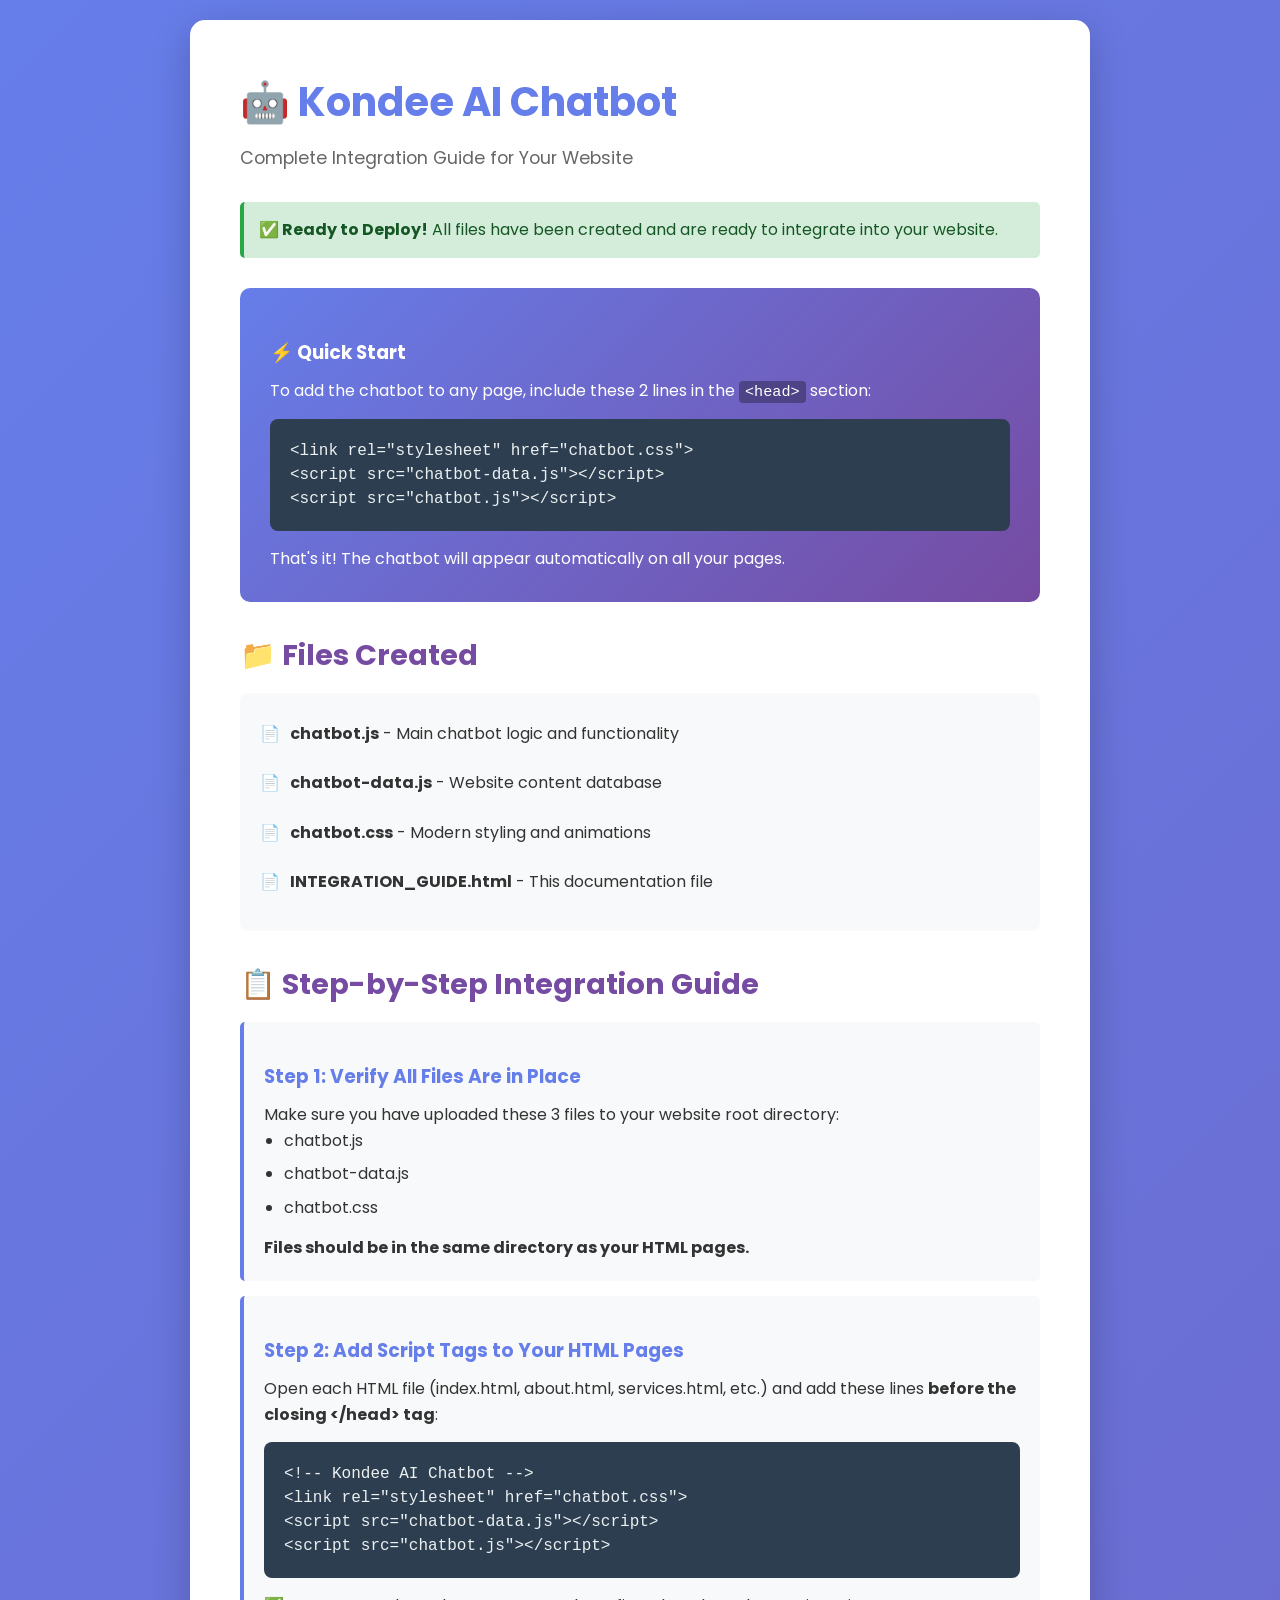
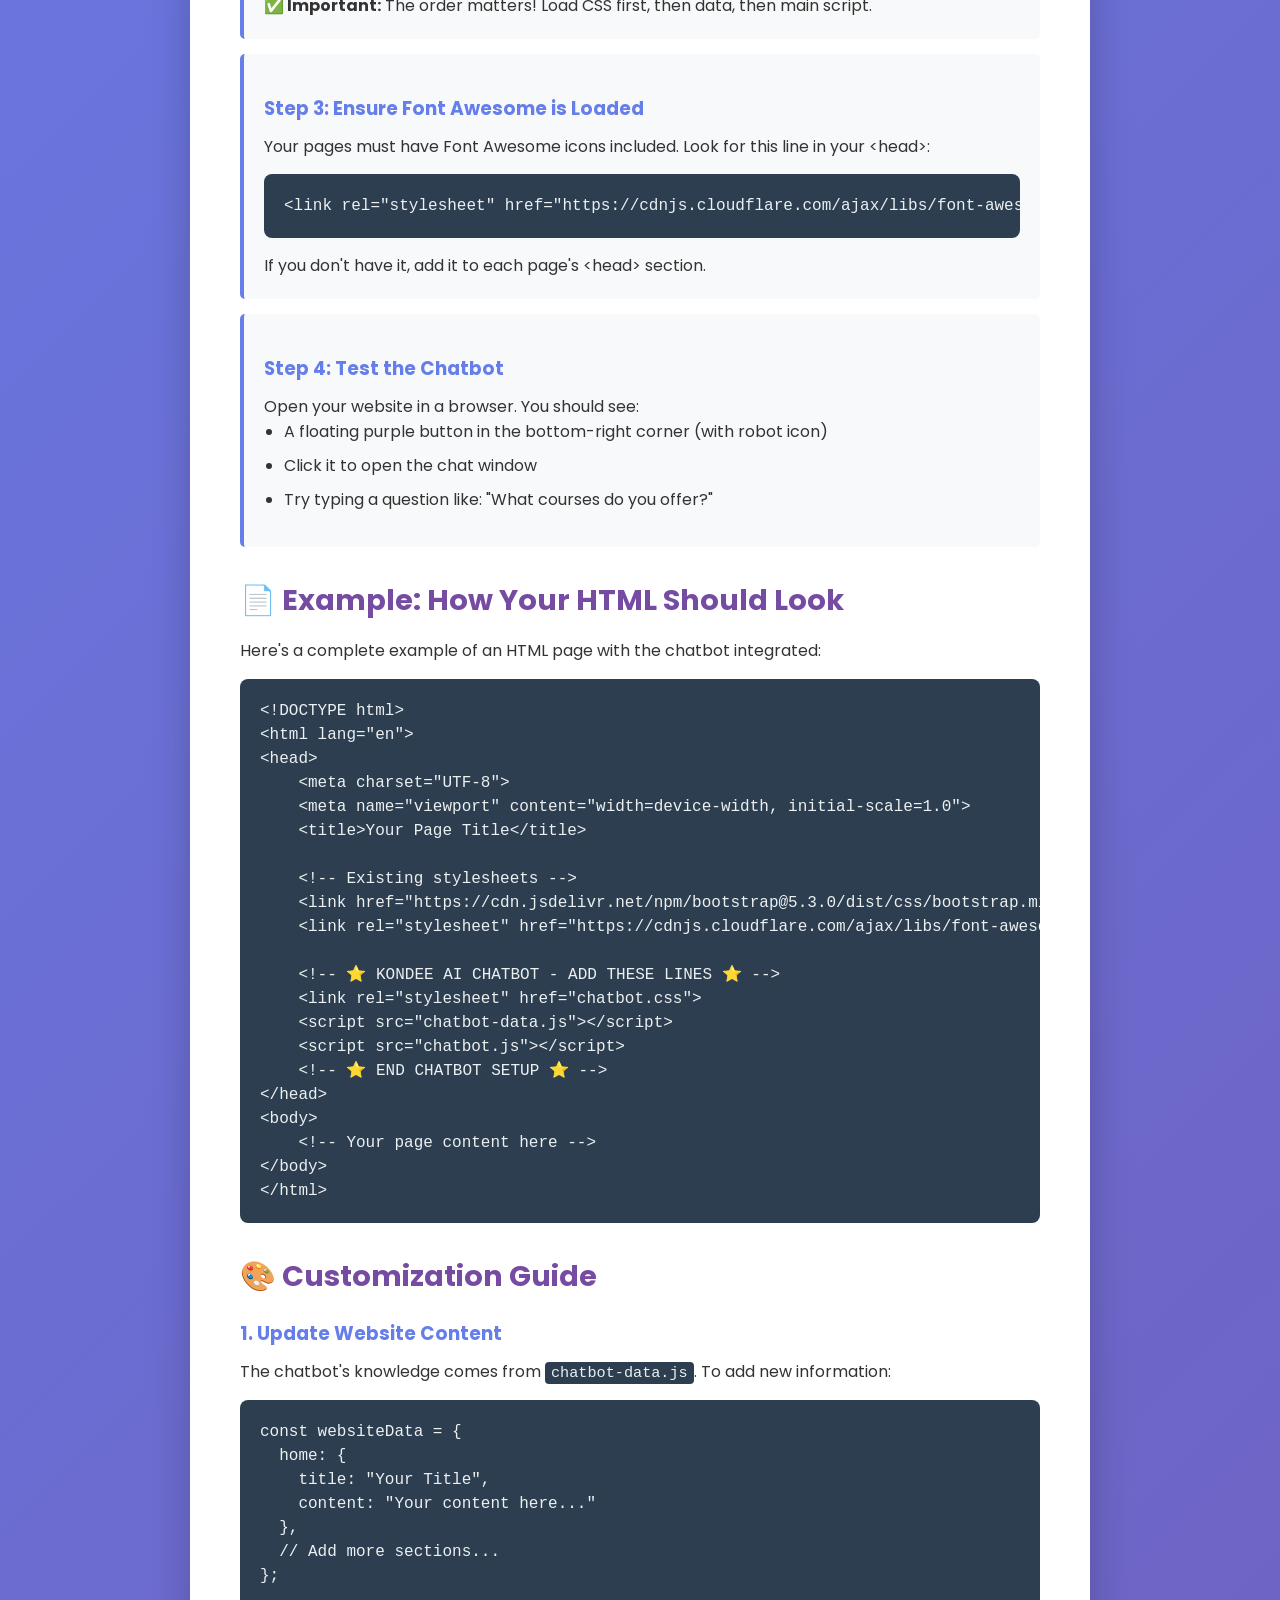
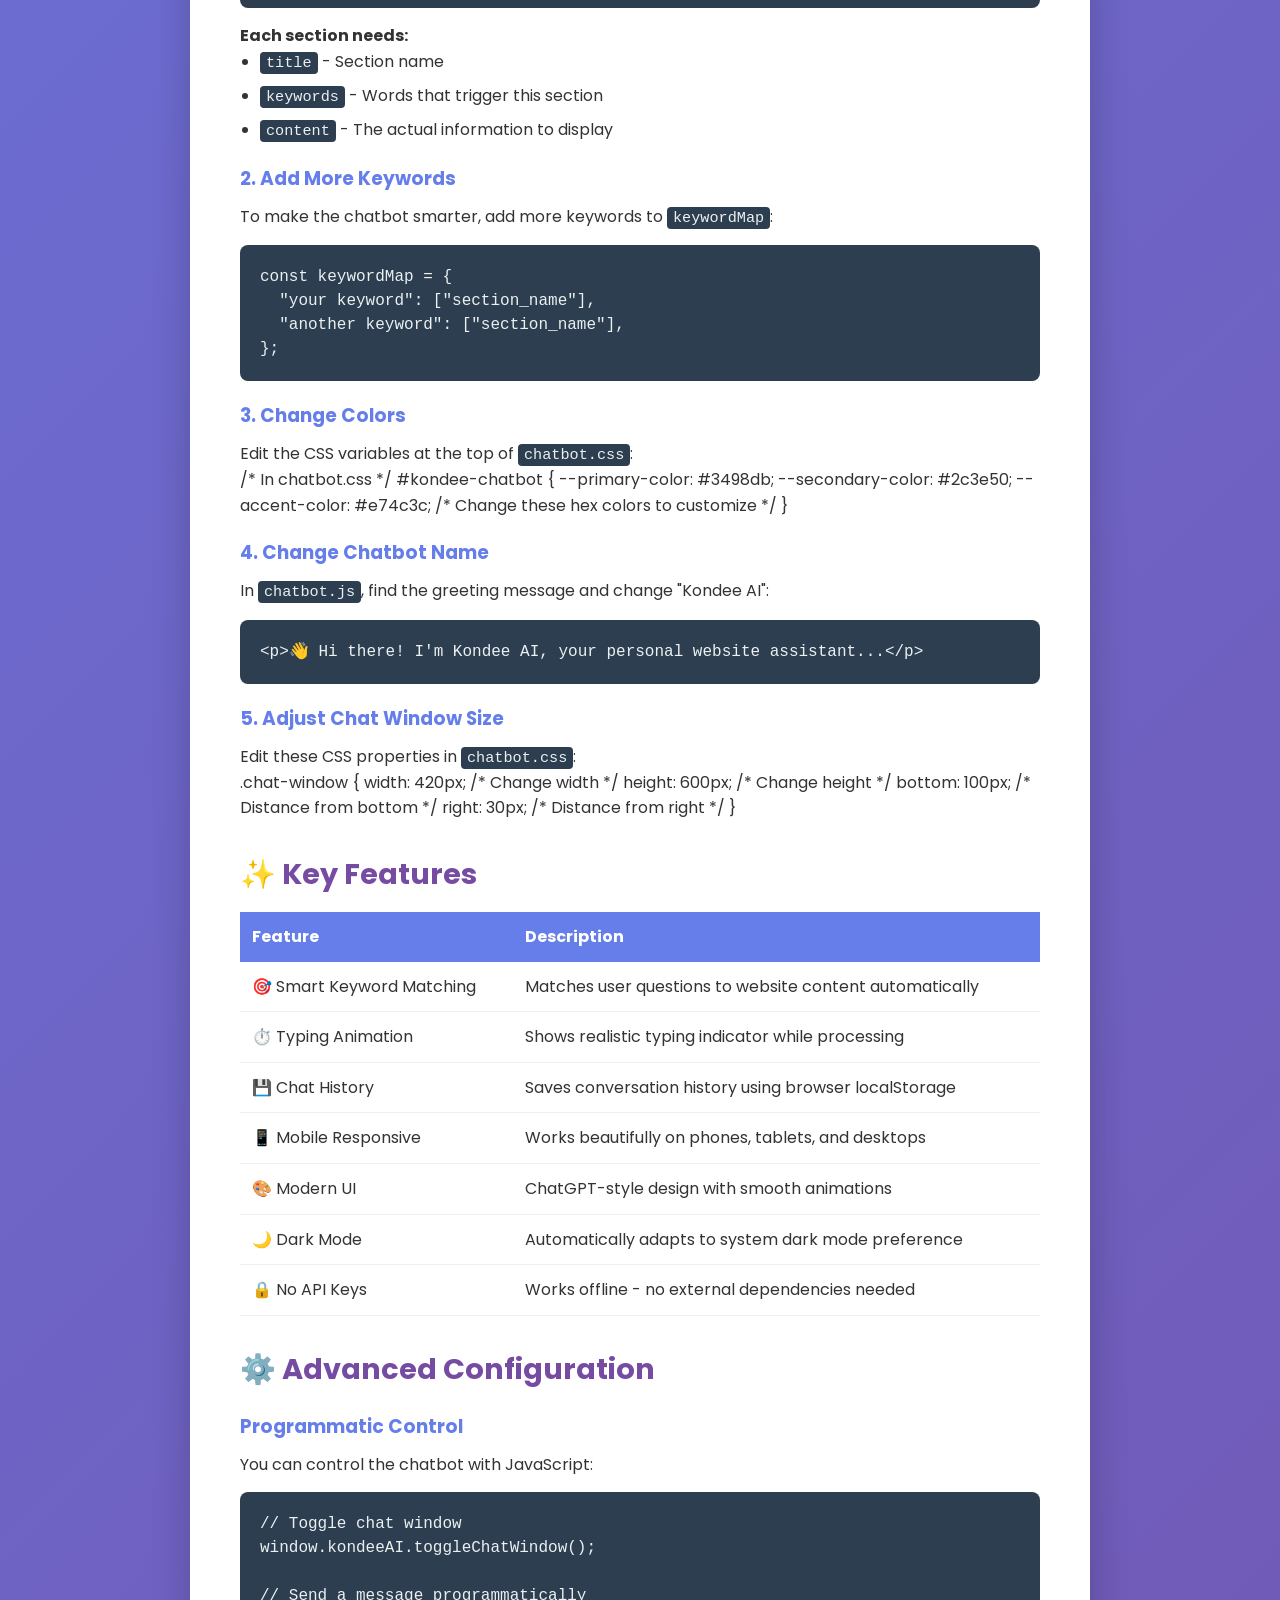
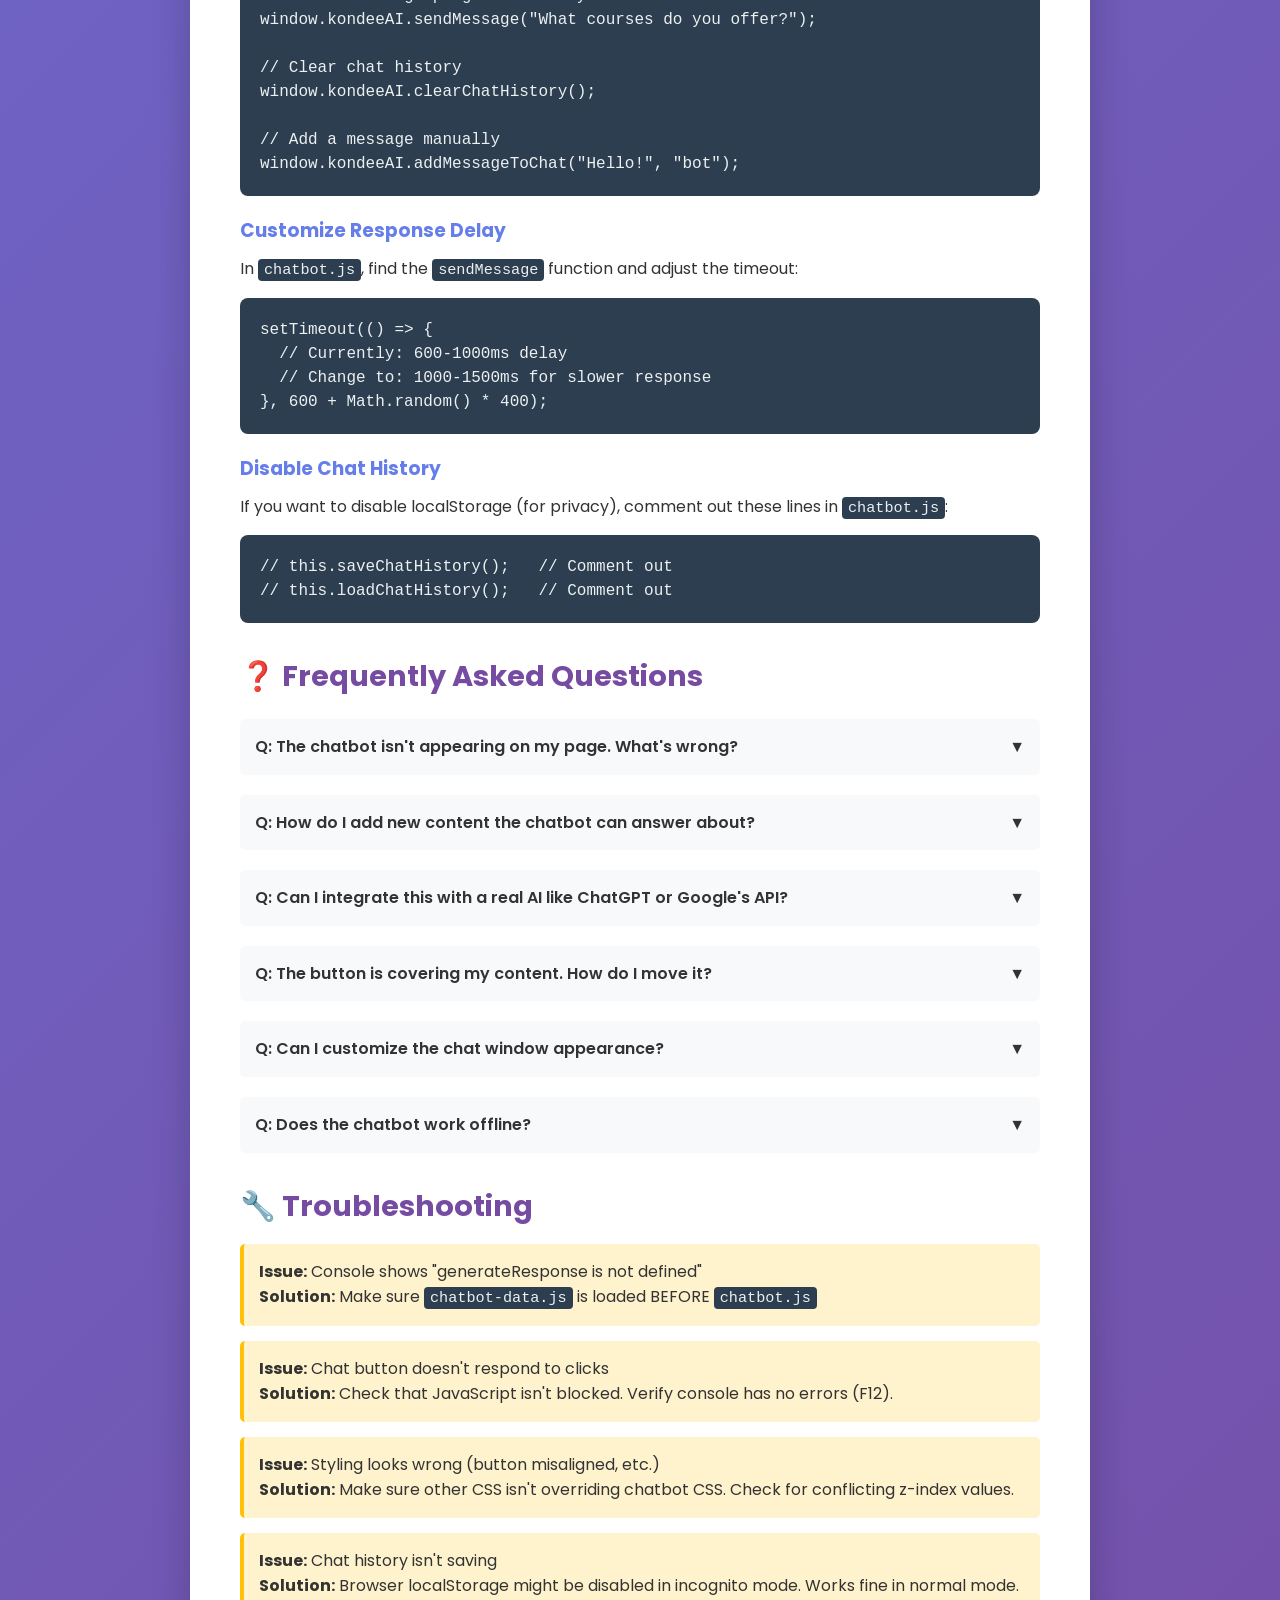
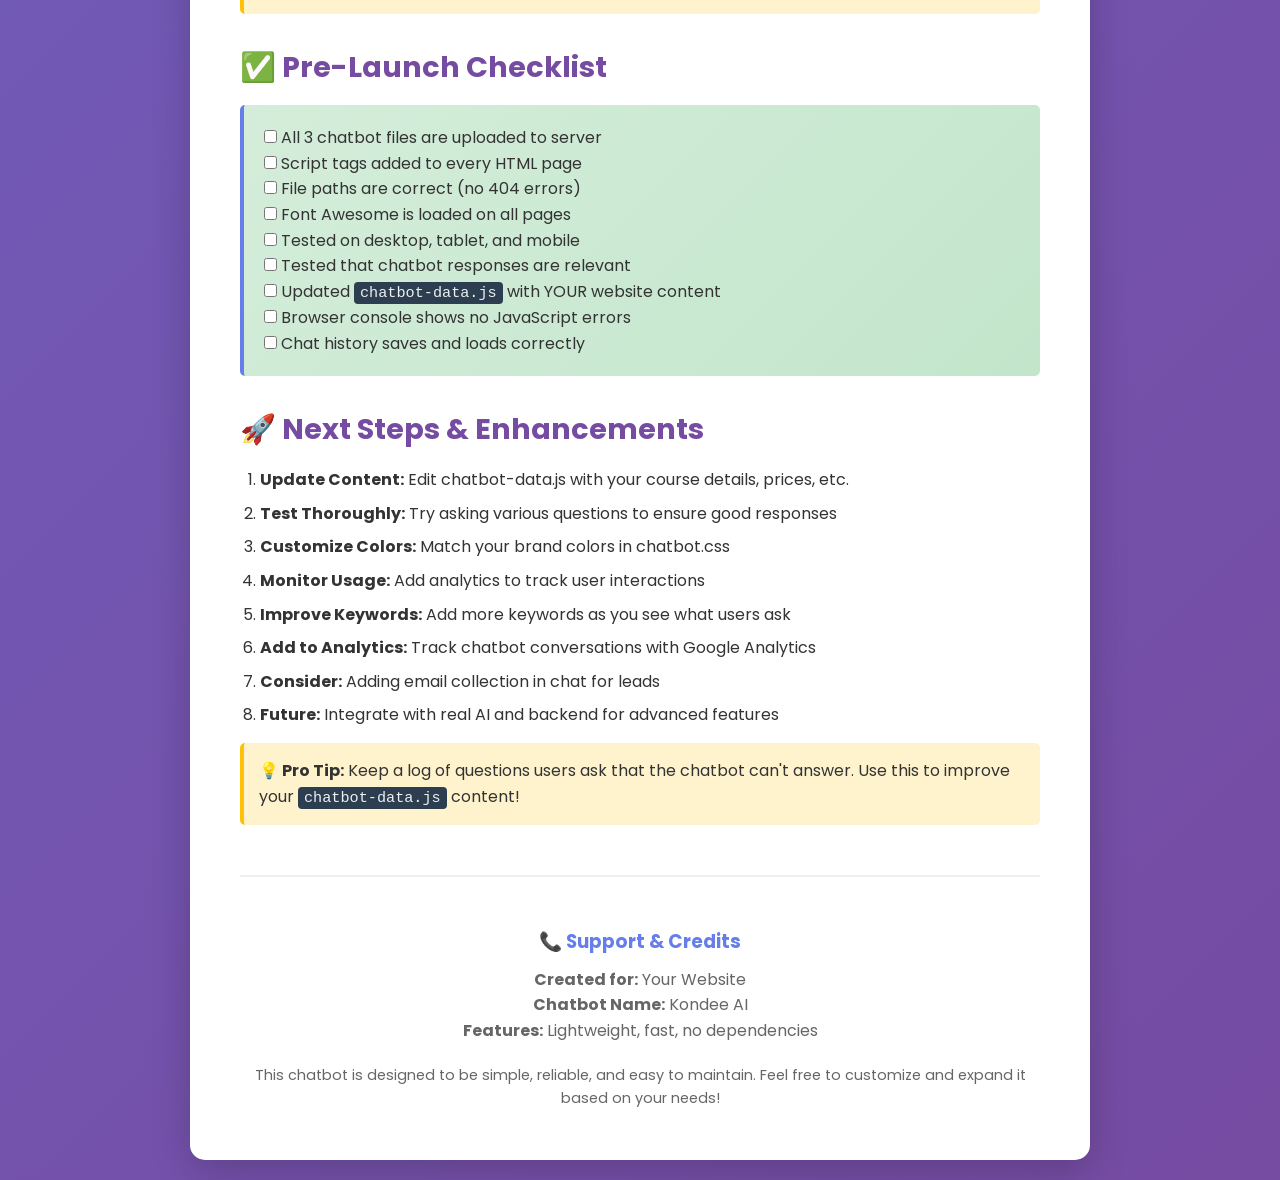
<file: INTEGRATION_GUIDE.html>
<!DOCTYPE html>
<html lang="en">
<head>
    <meta charset="UTF-8">
    <meta name="viewport" content="width=device-width, initial-scale=1.0">
    <title>Chatbot Integration Guide - Kondee AI</title>
    <link href="https://fonts.googleapis.com/css2?family=Poppins:wght@400;500;600;700&display=swap" rel="stylesheet">
    <style>
        * {
            font-family: 'Poppins', sans-serif;
            margin: 0;
            padding: 0;
            box-sizing: border-box;
        }

        body {
            background: linear-gradient(135deg, #667eea 0%, #764ba2 100%);
            color: #333;
            line-height: 1.6;
            min-height: 100vh;
            padding: 20px;
        }

        .container {
            max-width: 900px;
            margin: 0 auto;
            background: white;
            border-radius: 15px;
            box-shadow: 0 10px 40px rgba(0,0,0,0.2);
            padding: 50px;
        }

        h1 {
            color: #667eea;
            margin-bottom: 10px;
            font-size: 2.5rem;
        }

        .subtitle {
            color: #666;
            margin-bottom: 30px;
            font-size: 1.1rem;
        }

        h2 {
            color: #764ba2;
            margin-top: 30px;
            margin-bottom: 15px;
            font-size: 1.8rem;
        }

        h3 {
            color: #667eea;
            margin-top: 20px;
            margin-bottom: 10px;
        }

        .step {
            background: #f8f9fa;
            padding: 20px;
            margin: 15px 0;
            border-left: 4px solid #667eea;
            border-radius: 5px;
        }

        code {
            background: #2c3e50;
            color: #ecf0f1;
            padding: 2px 6px;
            border-radius: 4px;
            font-family: 'Courier New', monospace;
            font-size: 0.95rem;
        }

        pre {
            background: #2c3e50;
            color: #ecf0f1;
            padding: 20px;
            border-radius: 8px;
            overflow-x: auto;
            margin: 15px 0;
            line-height: 1.5;
            font-family: 'Courier New', monospace;
        }

        .highlight {
            background: #fff3cd;
            padding: 15px;
            border-left: 4px solid #ffc107;
            margin: 15px 0;
            border-radius: 5px;
        }

        .success {
            background: #d4edda;
            padding: 15px;
            border-left: 4px solid #28a745;
            margin: 15px 0;
            border-radius: 5px;
            color: #155724;
        }

        ul, ol {
            margin-left: 20px;
            margin-bottom: 15px;
        }

        li {
            margin-bottom: 8px;
        }

        .file-list {
            background: #f8f9fa;
            padding: 20px;
            border-radius: 8px;
            margin: 15px 0;
        }

        .file-list ul {
            list-style: none;
            margin: 0;
        }

        .file-list li {
            padding: 8px 0;
            padding-left: 30px;
            position: relative;
        }

        .file-list li:before {
            content: "📄";
            position: absolute;
            left: 0;
        }

        .quick-start {
            background: linear-gradient(135deg, #667eea 0%, #764ba2 100%);
            color: white;
            padding: 30px;
            border-radius: 10px;
            margin: 30px 0;
        }

        .quick-start h3 {
            color: white;
        }

        .quick-start code {
            background: rgba(0,0,0,0.3);
            color: #fff;
        }

        .faq-item {
            margin: 20px 0;
        }

        .faq-question {
            background: #f8f9fa;
            padding: 15px;
            border-radius: 5px;
            font-weight: 600;
            cursor: pointer;
            user-select: none;
            display: flex;
            justify-content: space-between;
            align-items: center;
        }

        .faq-answer {
            padding: 15px;
            border-left: 4px solid #667eea;
            display: none;
        }

        .faq-answer.show {
            display: block;
        }

        .table {
            width: 100%;
            border-collapse: collapse;
            margin: 15px 0;
        }

        .table th {
            background: #667eea;
            color: white;
            padding: 12px;
            text-align: left;
        }

        .table td {
            padding: 12px;
            border-bottom: 1px solid #ecf0f1;
        }

        .table tr:hover {
            background: #f8f9fa;
        }

        .footer {
            text-align: center;
            margin-top: 50px;
            padding-top: 30px;
            border-top: 2px solid #ecf0f1;
            color: #666;
        }

        @media (max-width: 768px) {
            .container {
                padding: 25px;
            }

            h1 {
                font-size: 1.8rem;
            }

            h2 {
                font-size: 1.4rem;
            }

            pre {
                font-size: 0.85rem;
            }
        }
    </style>
</head>
<body>
    <div class="container">
        <h1>🤖 Kondee AI Chatbot</h1>
        <p class="subtitle">Complete Integration Guide for Your Website</p>

        <div class="success">
            <strong>✅ Ready to Deploy!</strong> All files have been created and are ready to integrate into your website.
        </div>

        <!-- ===================== -->
        <!-- QUICK START SECTION -->
        <!-- ===================== -->
        <div class="quick-start">
            <h3>⚡ Quick Start</h3>
            <p>To add the chatbot to any page, include these 2 lines in the <code>&lt;head&gt;</code> section:</p>
            <pre>&lt;link rel="stylesheet" href="chatbot.css"&gt;
&lt;script src="chatbot-data.js"&gt;&lt;/script&gt;
&lt;script src="chatbot.js"&gt;&lt;/script&gt;</pre>
            <p>That's it! The chatbot will appear automatically on all your pages.</p>
        </div>

        <!-- ===================== -->
        <!-- FILES CREATED -->
        <!-- ===================== -->
        <h2>📁 Files Created</h2>
        <div class="file-list">
            <ul>
                <li><strong>chatbot.js</strong> - Main chatbot logic and functionality</li>
                <li><strong>chatbot-data.js</strong> - Website content database</li>
                <li><strong>chatbot.css</strong> - Modern styling and animations</li>
                <li><strong>INTEGRATION_GUIDE.html</strong> - This documentation file</li>
            </ul>
        </div>

        <!-- ===================== -->
        <!-- STEP-BY-STEP GUIDE -->
        <!-- ===================== -->
        <h2>📋 Step-by-Step Integration Guide</h2>

        <div class="step">
            <h3>Step 1: Verify All Files Are in Place</h3>
            <p>Make sure you have uploaded these 3 files to your website root directory:</p>
            <ul>
                <li>chatbot.js</li>
                <li>chatbot-data.js</li>
                <li>chatbot.css</li>
            </ul>
            <p><strong>Files should be in the same directory as your HTML pages.</strong></p>
        </div>

        <div class="step">
            <h3>Step 2: Add Script Tags to Your HTML Pages</h3>
            <p>Open each HTML file (index.html, about.html, services.html, etc.) and add these lines <strong>before the closing &lt;/head&gt; tag</strong>:</p>
            <pre>&lt;!-- Kondee AI Chatbot --&gt;
&lt;link rel="stylesheet" href="chatbot.css"&gt;
&lt;script src="chatbot-data.js"&gt;&lt;/script&gt;
&lt;script src="chatbot.js"&gt;&lt;/script&gt;</pre>
            <p><strong>✅ Important:</strong> The order matters! Load CSS first, then data, then main script.</p>
        </div>

        <div class="step">
            <h3>Step 3: Ensure Font Awesome is Loaded</h3>
            <p>Your pages must have Font Awesome icons included. Look for this line in your &lt;head&gt;:</p>
            <pre>&lt;link rel="stylesheet" href="https://cdnjs.cloudflare.com/ajax/libs/font-awesome/6.4.0/css/all.min.css"&gt;</pre>
            <p>If you don't have it, add it to each page's &lt;head&gt; section.</p>
        </div>

        <div class="step">
            <h3>Step 4: Test the Chatbot</h3>
            <p>Open your website in a browser. You should see:</p>
            <ul>
                <li>A floating purple button in the bottom-right corner (with robot icon)</li>
                <li>Click it to open the chat window</li>
                <li>Try typing a question like: "What courses do you offer?"</li>
            </ul>
        </div>

        <!-- ===================== -->
        <!-- EXAMPLE FILE -->
        <!-- ===================== -->
        <h2>📄 Example: How Your HTML Should Look</h2>
        <p>Here's a complete example of an HTML page with the chatbot integrated:</p>
        <pre>&lt;!DOCTYPE html&gt;
&lt;html lang="en"&gt;
&lt;head&gt;
    &lt;meta charset="UTF-8"&gt;
    &lt;meta name="viewport" content="width=device-width, initial-scale=1.0"&gt;
    &lt;title&gt;Your Page Title&lt;/title&gt;
    
    &lt;!-- Existing stylesheets --&gt;
    &lt;link href="https://cdn.jsdelivr.net/npm/bootstrap@5.3.0/dist/css/bootstrap.min.css" rel="stylesheet"&gt;
    &lt;link rel="stylesheet" href="https://cdnjs.cloudflare.com/ajax/libs/font-awesome/6.4.0/css/all.min.css"&gt;
    
    &lt;!-- ⭐ KONDEE AI CHATBOT - ADD THESE LINES ⭐ --&gt;
    &lt;link rel="stylesheet" href="chatbot.css"&gt;
    &lt;script src="chatbot-data.js"&gt;&lt;/script&gt;
    &lt;script src="chatbot.js"&gt;&lt;/script&gt;
    &lt;!-- ⭐ END CHATBOT SETUP ⭐ --&gt;
&lt;/head&gt;
&lt;body&gt;
    &lt;!-- Your page content here --&gt;
&lt;/body&gt;
&lt;/html&gt;</pre>

        <!-- ===================== -->
        <!-- CUSTOMIZATION GUIDE -->
        <!-- ===================== -->
        <h2>🎨 Customization Guide</h2>

        <h3>1. Update Website Content</h3>
        <p>The chatbot's knowledge comes from <code>chatbot-data.js</code>. To add new information:</p>
        <pre>const websiteData = {
  home: {
    title: "Your Title",
    content: "Your content here..."
  },
  // Add more sections...
};</pre>
        <p><strong>Each section needs:</strong></p>
        <ul>
            <li><code>title</code> - Section name</li>
            <li><code>keywords</code> - Words that trigger this section</li>
            <li><code>content</code> - The actual information to display</li>
        </ul>

        <h3>2. Add More Keywords</h3>
        <p>To make the chatbot smarter, add more keywords to <code>keywordMap</code>:</p>
        <pre>const keywordMap = {
  "your keyword": ["section_name"],
  "another keyword": ["section_name"],
};</pre>

        <h3>3. Change Colors</h3>
        <p>Edit the CSS variables at the top of <code>chatbot.css</code>:</p>
        <pre">/* In chatbot.css */
#kondee-chatbot {
  --primary-color: #3498db;
  --secondary-color: #2c3e50;
  --accent-color: #e74c3c;
  /* Change these hex colors to customize */
}</pre>

        <h3>4. Change Chatbot Name</h3>
        <p>In <code>chatbot.js</code>, find the greeting message and change "Kondee AI":</p>
        <pre>&lt;p&gt;👋 Hi there! I'm Kondee AI, your personal website assistant...&lt;/p&gt;</pre>

        <h3>5. Adjust Chat Window Size</h3>
        <p>Edit these CSS properties in <code>chatbot.css</code>:</p>
        <pre">.chat-window {
  width: 420px;      /* Change width */
  height: 600px;     /* Change height */
  bottom: 100px;     /* Distance from bottom */
  right: 30px;       /* Distance from right */
}</pre>

        <!-- ===================== -->
        <!-- FEATURES EXPLAINED -->
        <!-- ===================== -->
        <h2>✨ Key Features</h2>
        <table class="table">
            <thead>
                <tr>
                    <th>Feature</th>
                    <th>Description</th>
                </tr>
            </thead>
            <tbody>
                <tr>
                    <td>🎯 Smart Keyword Matching</td>
                    <td>Matches user questions to website content automatically</td>
                </tr>
                <tr>
                    <td>⏱️ Typing Animation</td>
                    <td>Shows realistic typing indicator while processing</td>
                </tr>
                <tr>
                    <td>💾 Chat History</td>
                    <td>Saves conversation history using browser localStorage</td>
                </tr>
                <tr>
                    <td>📱 Mobile Responsive</td>
                    <td>Works beautifully on phones, tablets, and desktops</td>
                </tr>
                <tr>
                    <td>🎨 Modern UI</td>
                    <td>ChatGPT-style design with smooth animations</td>
                </tr>
                <tr>
                    <td>🌙 Dark Mode</td>
                    <td>Automatically adapts to system dark mode preference</td>
                </tr>
                <tr>
                    <td>🔒 No API Keys</td>
                    <td>Works offline - no external dependencies needed</td>
                </tr>
            </tbody>
        </table>

        <!-- ===================== -->
        <!-- ADVANCED CONFIGURATION -->
        <!-- ===================== -->
        <h2>⚙️ Advanced Configuration</h2>

        <h3>Programmatic Control</h3>
        <p>You can control the chatbot with JavaScript:</p>
        <pre>// Toggle chat window
window.kondeeAI.toggleChatWindow();

// Send a message programmatically
window.kondeeAI.sendMessage("What courses do you offer?");

// Clear chat history
window.kondeeAI.clearChatHistory();

// Add a message manually
window.kondeeAI.addMessageToChat("Hello!", "bot");</pre>

        <h3>Customize Response Delay</h3>
        <p>In <code>chatbot.js</code>, find the <code>sendMessage</code> function and adjust the timeout:</p>
        <pre>setTimeout(() => {
  // Currently: 600-1000ms delay
  // Change to: 1000-1500ms for slower response
}, 600 + Math.random() * 400);</pre>

        <h3>Disable Chat History</h3>
        <p>If you want to disable localStorage (for privacy), comment out these lines in <code>chatbot.js</code>:</p>
        <pre>// this.saveChatHistory();   // Comment out
// this.loadChatHistory();   // Comment out</pre>

        <!-- ===================== -->
        <!-- FAQ -->
        <!-- ===================== -->
        <h2>❓ Frequently Asked Questions</h2>

        <div class="faq-item">
            <div class="faq-question" onclick="toggleFAQ(this)">
                Q: The chatbot isn't appearing on my page. What's wrong?
                <span>▼</span>
            </div>
            <div class="faq-answer">
                <strong>A:</strong> Common issues:
                <ul>
                    <li>Make sure all 3 files (chatbot.js, chatbot-data.js, chatbot.css) are in the correct directory</li>
                    <li>Check that the file paths in your script tags are correct</li>
                    <li>Verify Font Awesome is loaded (needed for icons)</li>
                    <li>Check browser console (F12) for JavaScript errors</li>
                    <li>Clear browser cache and reload the page</li>
                </ul>
            </div>
        </div>

        <div class="faq-item">
            <div class="faq-question" onclick="toggleFAQ(this)">
                Q: How do I add new content the chatbot can answer about?
                <span>▼</span>
            </div>
            <div class="faq-answer">
                <strong>A:</strong> Edit <code>chatbot-data.js</code>:
                <ol>
                    <li>Add a new section to the <code>websiteData</code> object</li>
                    <li>Include title, keywords, and content</li>
                    <li>Add keywords to the <code>keywordMap</code> that point to your new section</li>
                    <li>Save and reload your page</li>
                </ol>
            </div>
        </div>

        <div class="faq-item">
            <div class="faq-question" onclick="toggleFAQ(this)">
                Q: Can I integrate this with a real AI like ChatGPT or Google's API?
                <span>▼</span>
            </div>
            <div class="faq-answer">
                <strong>A:</strong> Yes! The current system uses keyword matching for reliability and cost-effectiveness. To add real AI:
                <ol>
                    <li>Replace the <code>generateBotResponse()</code> function in <code>chatbot.js</code></li>
                    <li>Add API calls to OpenAI, Google, or other services</li>
                    <li>Handle API keys securely (use a backend server, not frontend)</li>
                    <li>Note: This requires a backend server and adds costs</li>
                </ol>
            </div>
        </div>

        <div class="faq-item">
            <div class="faq-question" onclick="toggleFAQ(this)">
                Q: The button is covering my content. How do I move it?
                <span>▼</span>
            </div>
            <div class="faq-answer">
                <strong>A:</strong> Edit <code>chatbot.css</code> and find the <code>.chatbot-button</code> class:
                <pre>.chatbot-button {
  bottom: 30px;  /* Change this value */
  right: 30px;   /* Or change this value */
}</pre>
                Increase the numbers to move it further away from the corner.
            </div>
        </div>

        <div class="faq-item">
            <div class="faq-question" onclick="toggleFAQ(this)">
                Q: Can I customize the chat window appearance?
                <span>▼</span>
            </div>
            <div class="faq-answer">
                <strong>A:</strong> Yes! All styling is in <code>chatbot.css</code>. You can customize:
                <ul>
                    <li><strong>Colors:</strong> Edit the CSS variables at the top</li>
                    <li><strong>Size:</strong> Modify <code>.chat-window</code> width/height</li>
                    <li><strong>Fonts:</strong> Change the font-family declarations</li>
                    <li><strong>Animations:</strong> Modify the @keyframes rules</li>
                </ul>
            </div>
        </div>

        <div class="faq-item">
            <div class="faq-question" onclick="toggleFAQ(this)">
                Q: Does the chatbot work offline?
                <span>▼</span>
            </div>
            <div class="faq-answer">
                <strong>A:</strong> Almost! As long as your website is accessible, the chatbot works. It doesn't require any external APIs by default (unlike ChatGPT). Font Awesome icons need internet to load from CDN, but the chatbot functionality itself is completely local.
            </div>
        </div>

        <!-- ===================== -->
        <!-- TROUBLESHOOTING -->
        <!-- ===================== -->
        <h2>🔧 Troubleshooting</h2>

        <div class="highlight">
            <strong>Issue:</strong> Console shows "generateResponse is not defined"<br>
            <strong>Solution:</strong> Make sure <code>chatbot-data.js</code> is loaded BEFORE <code>chatbot.js</code>
        </div>

        <div class="highlight">
            <strong>Issue:</strong> Chat button doesn't respond to clicks<br>
            <strong>Solution:</strong> Check that JavaScript isn't blocked. Verify console has no errors (F12).
        </div>

        <div class="highlight">
            <strong>Issue:</strong> Styling looks wrong (button misaligned, etc.)<br>
            <strong>Solution:</strong> Make sure other CSS isn't overriding chatbot CSS. Check for conflicting z-index values.
        </div>

        <div class="highlight">
            <strong>Issue:</strong> Chat history isn't saving<br>
            <strong>Solution:</strong> Browser localStorage might be disabled in incognito mode. Works fine in normal mode.
        </div>

        <!-- ===================== -->
        <!-- CHECKLIST -->
        <!-- ===================== -->
        <h2>✅ Pre-Launch Checklist</h2>
        <div class="step" style="background: linear-gradient(135deg, #d4edda 0%, #c3e6cb 100%);">
            <input type="checkbox"> All 3 chatbot files are uploaded to server
            <br>
            <input type="checkbox"> Script tags added to every HTML page
            <br>
            <input type="checkbox"> File paths are correct (no 404 errors)
            <br>
            <input type="checkbox"> Font Awesome is loaded on all pages
            <br>
            <input type="checkbox"> Tested on desktop, tablet, and mobile
            <br>
            <input type="checkbox"> Tested that chatbot responses are relevant
            <br>
            <input type="checkbox"> Updated <code>chatbot-data.js</code> with YOUR website content
            <br>
            <input type="checkbox"> Browser console shows no JavaScript errors
            <br>
            <input type="checkbox"> Chat history saves and loads correctly
            <br>
        </div>

        <!-- ===================== -->
        <!-- NEXT STEPS -->
        <!-- ===================== -->
        <h2>🚀 Next Steps & Enhancements</h2>
        <ol>
            <li><strong>Update Content:</strong> Edit chatbot-data.js with your course details, prices, etc.</li>
            <li><strong>Test Thoroughly:</strong> Try asking various questions to ensure good responses</li>
            <li><strong>Customize Colors:</strong> Match your brand colors in chatbot.css</li>
            <li><strong>Monitor Usage:</strong> Add analytics to track user interactions</li>
            <li><strong>Improve Keywords:</strong> Add more keywords as you see what users ask</li>
            <li><strong>Add to Analytics:</strong> Track chatbot conversations with Google Analytics</li>
            <li><strong>Consider:</strong> Adding email collection in chat for leads</li>
            <li><strong>Future:</strong> Integrate with real AI and backend for advanced features</li>
        </ol>

        <div class="highlight">
            <strong>💡 Pro Tip:</strong> Keep a log of questions users ask that the chatbot can't answer. Use this to improve your <code>chatbot-data.js</code> content!
        </div>

        <!-- ===================== -->
        <!-- SUPPORT & CREDITS -->
        <!-- ===================== -->
        <div class="footer">
            <h3>📞 Support & Credits</h3>
            <p><strong>Created for:</strong> Your Website</p>
            <p><strong>Chatbot Name:</strong> Kondee AI</p>
            <p><strong>Features:</strong> Lightweight, fast, no dependencies</p>
            <p style="margin-top: 20px; font-size: 0.9rem;">
                This chatbot is designed to be simple, reliable, and easy to maintain.
                Feel free to customize and expand it based on your needs!
            </p>
        </div>
    </div>

    <script>
        function toggleFAQ(element) {
            const answer = element.nextElementSibling;
            answer.classList.toggle('show');
            
            const arrow = element.querySelector('span');
            if (answer.classList.contains('show')) {
                arrow.textContent = '▲';
            } else {
                arrow.textContent = '▼';
            }
        }
    </script>
</body>
</html>
</file>
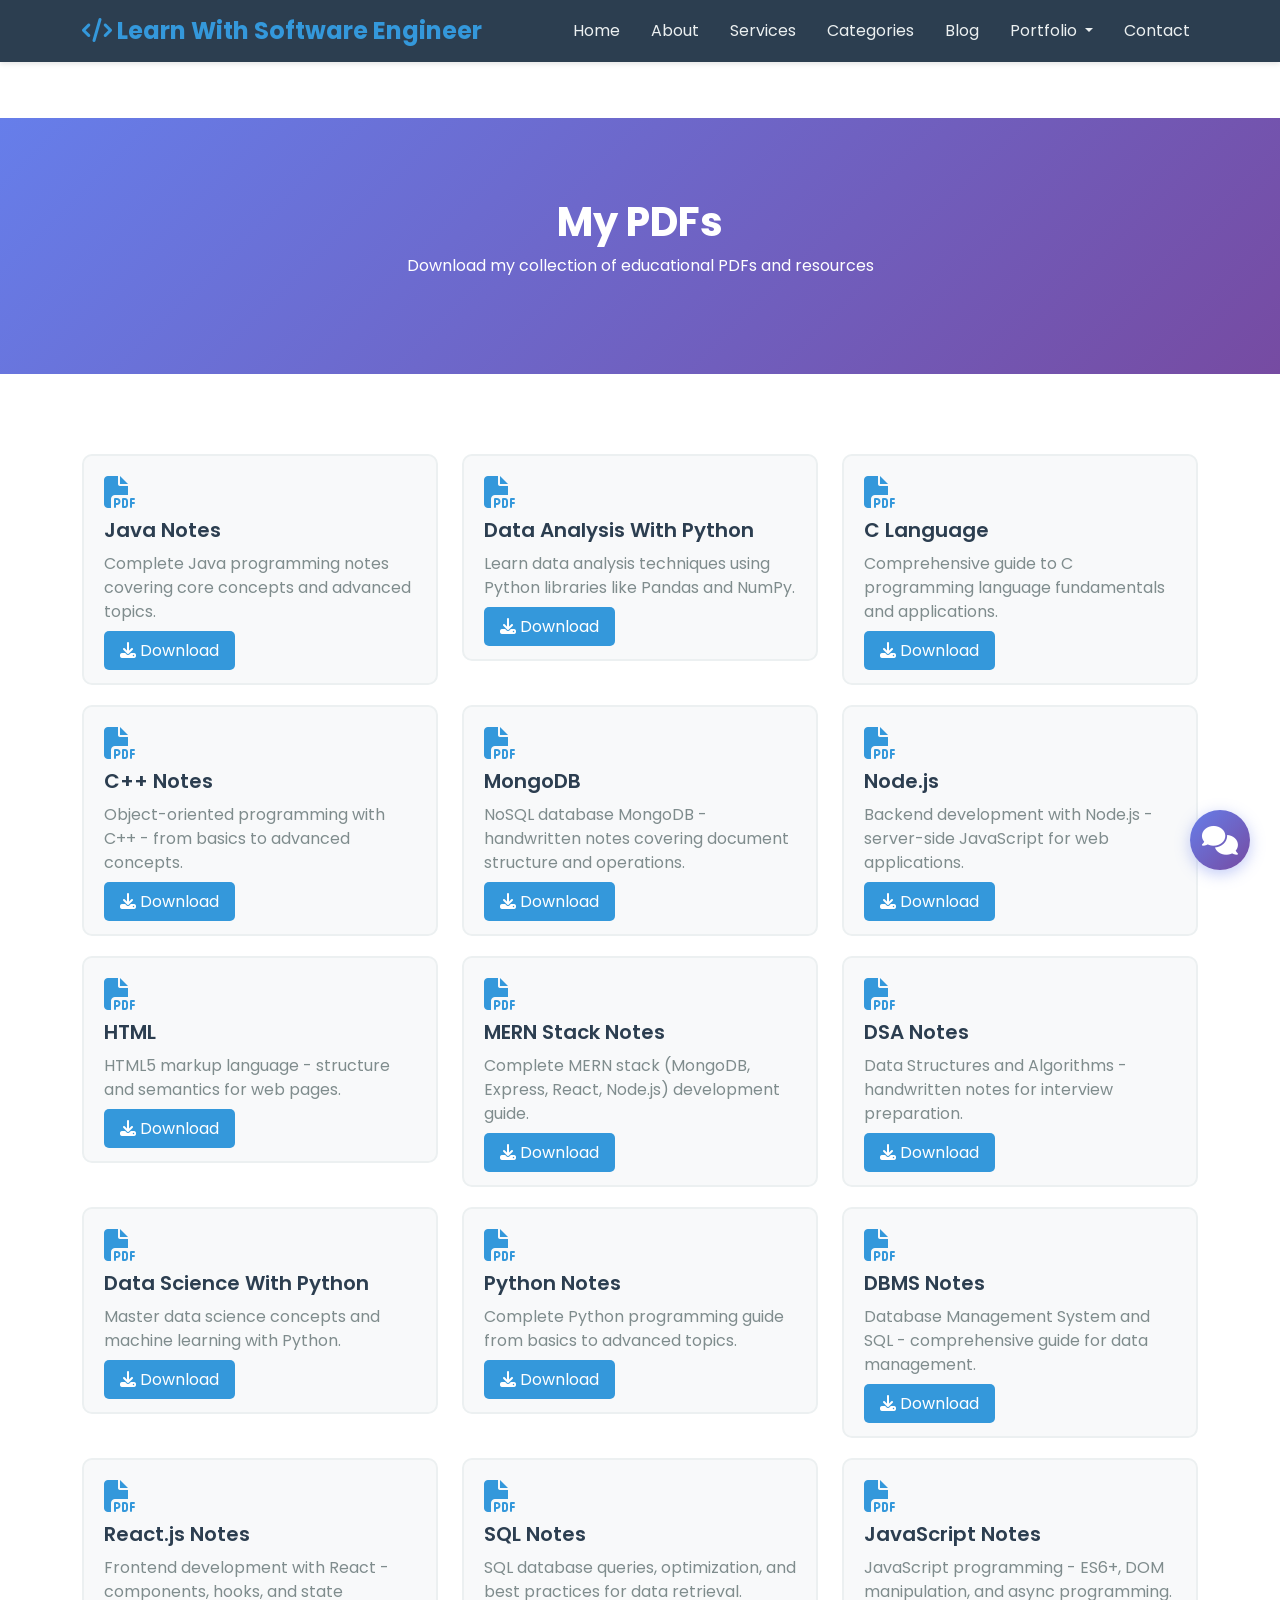
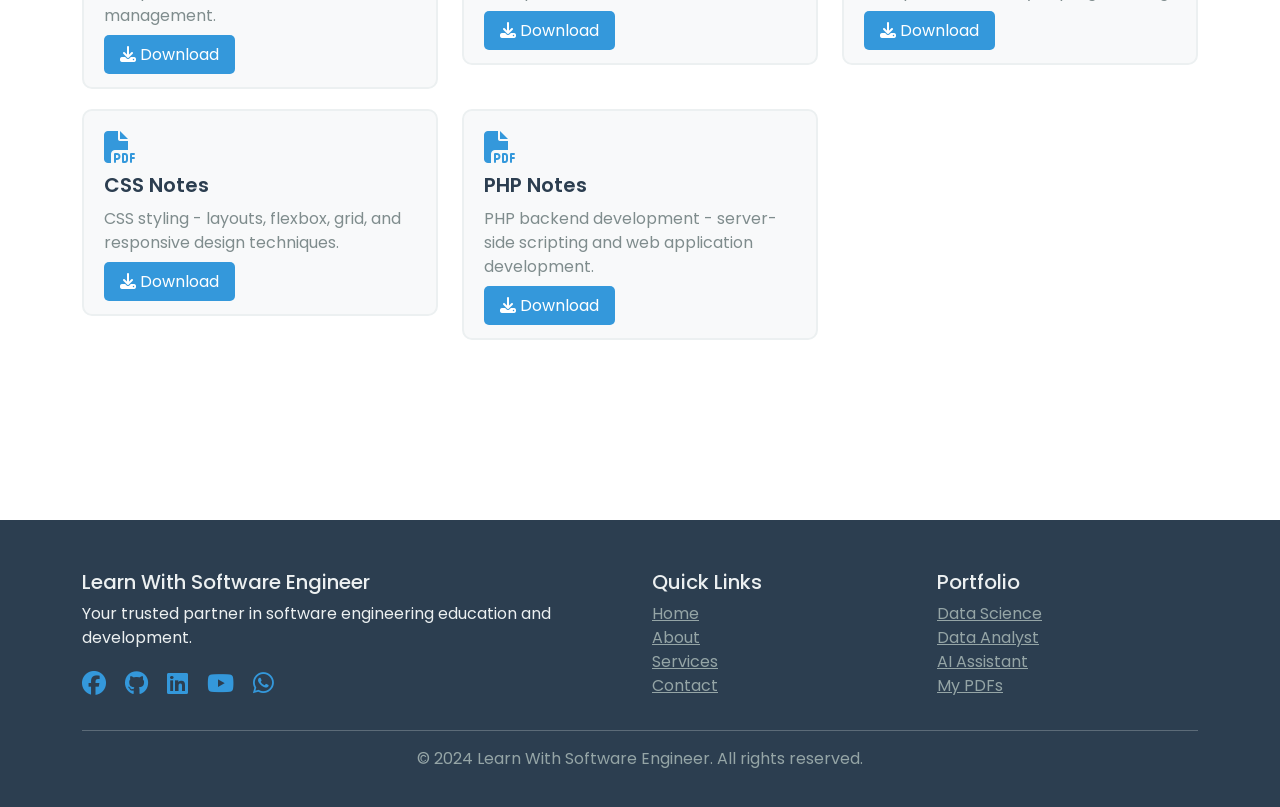
<file: my-pdf.html>
<!DOCTYPE html>
<html lang="en">
<head>
    <!-- Meta tags for responsive design and character encoding -->
    <meta charset="UTF-8">
    <meta name="viewport" content="width=device-width, initial-scale=1.0">
    <meta name="google-site-verification" content="ABC123XYZ">
    <title>My PDFs - Learn With Software Engineer</title>
    
    <!-- Bootstrap 5 CSS from CDN -->
    <link href="https://cdn.jsdelivr.net/npm/bootstrap@5.3.0/dist/css/bootstrap.min.css" rel="stylesheet">
    
    <!-- Font Awesome icons from CDN -->
    <link rel="stylesheet" href="https://cdnjs.cloudflare.com/ajax/libs/font-awesome/6.4.0/css/all.min.css">
    
    <!-- Google Fonts -->
    <link href="https://fonts.googleapis.com/css2?family=Poppins:wght@400;500;600;700&display=swap" rel="stylesheet">
    
    <!-- Custom internal CSS -->
    <style>
        * {
            font-family: 'Poppins', sans-serif;
        }
        
        .navbar {
            background-color: #2c3e50;
            box-shadow: 0 2px 5px rgba(0,0,0,0.1);
        }
        
        .navbar-brand {
            font-weight: 700;
            font-size: 1.5rem;
            color: #3498db !important;
        }
        
        .nav-link {
            color: #ecf0f1 !important;
            margin-left: 15px;
            transition: all 0.3s ease;
        }
        
        .nav-link:hover {
            color: #3498db !important;
            transform: translateY(-2px);
        }
        
        .page-title {
            background: linear-gradient(135deg, #667eea 0%, #764ba2 100%);
            color: white;
            padding: 80px 0;
            text-align: center;
            margin-top: 56px;
        }
        
        .page-title h1 {
            font-size: 2.5rem;
            font-weight: 700;
        }
        
        .section-padding {
            padding: 80px 0;
        }
        
        .btn-primary {
            background-color: #3498db;
            border: none;
            padding: 12px 30px;
            font-weight: 600;
            transition: all 0.3s ease;
        }
        
        .btn-primary:hover {
            background-color: #2980b9;
            transform: translateY(-3px);
            box-shadow: 0 5px 15px rgba(52, 152, 219, 0.4);
        }
        
        .pdf-card {
            background-color: #f8f9fa;
            border: 2px solid #ecf0f1;
            border-radius: 10px;
            padding: 20px;
            margin-bottom: 20px;
            transition: all 0.3s ease;
        }
        
        .pdf-card:hover {
            border-color: #3498db;
            transform: translateY(-5px);
            box-shadow: 0 5px 15px rgba(52, 152, 219, 0.2);
        }
        
        .pdf-icon {
            font-size: 2rem;
            color: #3498db;
            margin-bottom: 10px;
        }
        
        .pdf-title {
            font-weight: 600;
            color: #2c3e50;
            margin-bottom: 10px;
        }
        
        .pdf-description {
            color: #7f8c8d;
            margin-bottom: 15px;
        }
        
        .download-btn {
            background-color: #3498db;
            color: white;
            border: none;
            padding: 8px 16px;
            border-radius: 5px;
            text-decoration: none;
            transition: all 0.3s ease;
        }
        
        .download-btn:hover {
            background-color: #2980b9;
            color: white;
            text-decoration: none;
        }
        
        .footer {
            background-color: #2c3e50;
            color: #ecf0f1;
            padding: 50px 0 20px;
            margin-top: 80px;
        }
        
        .social-link {
            color: #3498db;
            font-size: 1.5rem;
            margin-right: 15px;
            transition: all 0.3s ease;
            display: inline-block;
        }
        
        .social-link:hover {
            color: #ecf0f1;
            transform: translateY(-3px);
        }
        
        .footer-text {
            color: #95a5a6;
        }
    </style>
    
    <!-- Kondee AI Chatbot -->
    <link rel="stylesheet" href="chatbot.css">
    <script src="chatbot-data.js"></script>
    <script src="chatbot.js"></script>
</head>
<body>
    <!-- NAVBAR SECTION -->
    <nav class="navbar navbar-expand-lg navbar-dark sticky-top">
        <div class="container">
            <a class="navbar-brand" href="index.html">
                <i class="fas fa-code"></i> Learn With Software Engineer
            </a>
            
            <button class="navbar-toggler" type="button" data-bs-toggle="collapse" data-bs-target="#navbarNav">
                <span class="navbar-toggler-icon"></span>
            </button>
            
            <div class="collapse navbar-collapse" id="navbarNav">
                <ul class="navbar-nav ms-auto">
                    <li class="nav-item">
                        <a class="nav-link" href="index.html">Home</a>
                    </li>
                    <li class="nav-item">
                        <a class="nav-link" href="about.html">About</a>
                    </li>
                    <li class="nav-item">
                        <a class="nav-link" href="services.html">Services</a>
                    </li>
                    <li class="nav-item">
                        <a class="nav-link" href="category.html">Categories</a>
                    </li>
                    <li class="nav-item">
                        <a class="nav-link" href="blog.html">Blog</a>
                    </li>
                    <li class="nav-item dropdown">
                        <a class="nav-link dropdown-toggle" href="#" id="portfolioDropdown" role="button" data-bs-toggle="dropdown" aria-expanded="false">
                            Portfolio
                        </a>
                        <ul class="dropdown-menu" aria-labelledby="portfolioDropdown">
                            <li><a class="dropdown-item" href="data-science.html">Data Science</a></li>
                            <li><a class="dropdown-item" href="data-analyst.html">Data Analyst</a></li>
                            <li><a class="dropdown-item" href="app.html">AI Assistant</a></li>
                            <li><a class="dropdown-item" href="portofolo.html">Project</a></li>
                            <li><a class="dropdown-item" href="my-pdf.html">My PDFs</a></li>
                        </ul>
                    </li>
                    <li class="nav-item">
                        <a class="nav-link" href="contact.html">Contact</a>
                    </li>
                </ul>
            </div>
        </div>
    </nav>

    <!-- PAGE TITLE SECTION -->
    <section class="page-title">
        <div class="container">
            <h1>My PDFs</h1>
            <p>Download my collection of educational PDFs and resources</p>
        </div>
    </section>

    <!-- PDF LIST SECTION -->
    <section class="section-padding">
        <div class="container">
            <div class="row">
                <!-- PDF 1 -->
                <div class="col-md-4">
                    <div class="pdf-card">
                        <i class="fas fa-file-pdf pdf-icon"></i>
                        <h5 class="pdf-title">Java Notes</h5>
                        <p class="pdf-description">Complete Java programming notes covering core concepts and advanced topics.</p>
                        <a href="https://drive.google.com/drive/folders/1B_DJzw2nwMN2Fsx4WB6SyQFhPqsOvb16" class="download-btn">
                            <i class="fas fa-download"></i> Download
                        </a>
                    </div>
                </div>

                <!-- PDF 2 -->
                <div class="col-md-4">
                    <div class="pdf-card">
                        <i class="fas fa-file-pdf pdf-icon"></i>
                        <h5 class="pdf-title">Data Analysis With Python</h5>
                        <p class="pdf-description">Learn data analysis techniques using Python libraries like Pandas and NumPy.</p>
                        <a href="https://drive.google.com/drive/folders/1B_DJzw2nwMN2Fsx4WB6SyQFhPqsOvb16" class="download-btn">
                            <i class="fas fa-download"></i> Download
                        </a>
                    </div>
                </div>

                <!-- PDF 3 -->
                <div class="col-md-4">
                    <div class="pdf-card">
                        <i class="fas fa-file-pdf pdf-icon"></i>
                        <h5 class="pdf-title">C Language</h5>
                        <p class="pdf-description">Comprehensive guide to C programming language fundamentals and applications.</p>
                        <a href="https://drive.google.com/drive/folders/1B_DJzw2nwMN2Fsx4WB6SyQFhPqsOvb16" class="download-btn">
                            <i class="fas fa-download"></i> Download
                        </a>
                    </div>
                </div>

                <!-- PDF 4 -->
                <div class="col-md-4">
                    <div class="pdf-card">
                        <i class="fas fa-file-pdf pdf-icon"></i>
                        <h5 class="pdf-title">C++ Notes</h5>
                        <p class="pdf-description">Object-oriented programming with C++ - from basics to advanced concepts.</p>
                        <a href="https://drive.google.com/drive/folders/1B_DJzw2nwMN2Fsx4WB6SyQFhPqsOvb16" class="download-btn">
                            <i class="fas fa-download"></i> Download
                        </a>
                    </div>
                </div>

                <!-- PDF 5 -->
                <div class="col-md-4">
                    <div class="pdf-card">
                        <i class="fas fa-file-pdf pdf-icon"></i>
                        <h5 class="pdf-title">MongoDB</h5>
                        <p class="pdf-description">NoSQL database MongoDB - handwritten notes covering document structure and operations.</p>
                        <a href="MongoDB%20HandWritten%20Note.pdf" class="download-btn">
                            <i class="fas fa-download"></i> Download
                        </a>
                    </div>
                </div>

                <!-- PDF 6 -->
                <div class="col-md-4">
                    <div class="pdf-card">
                        <i class="fas fa-file-pdf pdf-icon"></i>
                        <h5 class="pdf-title">Node.js</h5>
                        <p class="pdf-description">Backend development with Node.js - server-side JavaScript for web applications.</p>
                        <a href="https://drive.google.com/drive/folders/1B_DJzw2nwMN2Fsx4WB6SyQFhPqsOvb16" class="download-btn">
                            <i class="fas fa-download"></i> Download
                        </a>
                    </div>
                </div>

                <!-- PDF 7 -->
                <div class="col-md-4">
                    <div class="pdf-card">
                        <i class="fas fa-file-pdf pdf-icon"></i>
                        <h5 class="pdf-title">HTML</h5>
                        <p class="pdf-description">HTML5 markup language - structure and semantics for web pages.</p>
                        <a href="https://drive.google.com/drive/folders/1B_DJzw2nwMN2Fsx4WB6SyQFhPqsOvb16" class="download-btn">
                            <i class="fas fa-download"></i> Download
                        </a>
                    </div>
                </div>

                <!-- PDF 8 -->
                <div class="col-md-4">
                    <div class="pdf-card">
                        <i class="fas fa-file-pdf pdf-icon"></i>
                        <h5 class="pdf-title">MERN Stack Notes</h5>
                        <p class="pdf-description">Complete MERN stack (MongoDB, Express, React, Node.js) development guide.</p>
                        <a href="https://drive.google.com/drive/folders/1B_DJzw2nwMN2Fsx4WB6SyQFhPqsOvb16" class="download-btn">
                            <i class="fas fa-download"></i> Download
                        </a>
                    </div>
                </div>

                <!-- PDF 9 -->
                <div class="col-md-4">
                    <div class="pdf-card">
                        <i class="fas fa-file-pdf pdf-icon"></i>
                        <h5 class="pdf-title">DSA Notes</h5>
                        <p class="pdf-description">Data Structures and Algorithms - handwritten notes for interview preparation.</p>
                        <a href="https://drive.google.com/drive/folders/1B_DJzw2nwMN2Fsx4WB6SyQFhPqsOvb16" class="download-btn">
                            <i class="fas fa-download"></i> Download
                        </a>
                    </div>
                </div>

                <!-- PDF 10 -->
                <div class="col-md-4">
                    <div class="pdf-card">
                        <i class="fas fa-file-pdf pdf-icon"></i>
                        <h5 class="pdf-title">Data Science With Python</h5>
                        <p class="pdf-description">Master data science concepts and machine learning with Python.</p>
                        <a href="Data%20science%20with%20python.pdf" class="download-btn">
                            <i class="fas fa-download"></i> Download
                        </a>
                    </div>
                </div>

                <!-- PDF 11 -->
                <div class="col-md-4">
                    <div class="pdf-card">
                        <i class="fas fa-file-pdf pdf-icon"></i>
                        <h5 class="pdf-title">Python Notes</h5>
                        <p class="pdf-description">Complete Python programming guide from basics to advanced topics.</p>
                        <a href="python%20notes.pdf" class="download-btn">
                            <i class="fas fa-download"></i> Download
                        </a>
                    </div>
                </div>

                <!-- PDF 12 -->
                <div class="col-md-4">
                    <div class="pdf-card">
                        <i class="fas fa-file-pdf pdf-icon"></i>
                        <h5 class="pdf-title">DBMS Notes</h5>
                        <p class="pdf-description">Database Management System and SQL - comprehensive guide for data management.</p>
                        <a href="DBMS%20%26%20SQL%20Notes%20(1).pdf" class="download-btn">
                            <i class="fas fa-download"></i> Download
                        </a>
                    </div>
                </div>

                <!-- PDF 13 -->
                <div class="col-md-4">
                    <div class="pdf-card">
                        <i class="fas fa-file-pdf pdf-icon"></i>
                        <h5 class="pdf-title">React.js Notes</h5>
                        <p class="pdf-description">Frontend development with React - components, hooks, and state management.</p>
                        <a href="https://drive.google.com/drive/folders/1B_DJzw2nwMN2Fsx4WB6SyQFhPqsOvb16" class="download-btn">
                            <i class="fas fa-download"></i> Download
                        </a>
                    </div>
                </div>

                <!-- PDF 14 -->
                <div class="col-md-4">
                    <div class="pdf-card">
                        <i class="fas fa-file-pdf pdf-icon"></i>
                        <h5 class="pdf-title">SQL Notes</h5>
                        <p class="pdf-description">SQL database queries, optimization, and best practices for data retrieval.</p>
                        <a href="SQL%20notes.pdf" class="download-btn">
                            <i class="fas fa-download"></i> Download
                        </a>
                    </div>
                </div>

                <!-- PDF 15 -->
                <div class="col-md-4">
                    <div class="pdf-card">
                        <i class="fas fa-file-pdf pdf-icon"></i>
                        <h5 class="pdf-title">JavaScript Notes</h5>
                        <p class="pdf-description">JavaScript programming - ES6+, DOM manipulation, and async programming.</p>
                        <a href="https://drive.google.com/drive/folders/1B_DJzw2nwMN2Fsx4WB6SyQFhPqsOvb16" class="download-btn">
                            <i class="fas fa-download"></i> Download
                        </a>
                    </div>
                </div>

                <!-- PDF 16 -->
                <div class="col-md-4">
                    <div class="pdf-card">
                        <i class="fas fa-file-pdf pdf-icon"></i>
                        <h5 class="pdf-title">CSS Notes</h5>
                        <p class="pdf-description">CSS styling - layouts, flexbox, grid, and responsive design techniques.</p>
                        <a href="CSS%20Cheatsheet.pdf" class="download-btn">
                            <i class="fas fa-download"></i> Download
                        </a>
                    </div>
                </div>

                <!-- PDF 17 -->
                <div class="col-md-4">
                    <div class="pdf-card">
                        <i class="fas fa-file-pdf pdf-icon"></i>
                        <h5 class="pdf-title">PHP Notes</h5>
                        <p class="pdf-description">PHP backend development - server-side scripting and web application development.</p>
                        <a href="Php%20Cheatsheet%20(2).pdf" class="download-btn">
                            <i class="fas fa-download"></i> Download
                        </a>
                    </div>
                </div>
            </div>
        </div>
    </section>
                </div>
            </div>
        </div>
    </section>

    <!-- FOOTER SECTION -->
    <footer class="footer">
        <div class="container">
            <div class="row">
                <div class="col-md-6">
                    <h5>Learn With Software Engineer</h5>
                    <p>Your trusted partner in software engineering education and development.</p>
                    <div class="mt-3">
                       <a href="https://www.facebook.com/profile.php?id=61578725471951" class="social-link"><i class="fab fa-facebook"></i></a>
                    <a href="https://github.com" class="social-link"><i class="fab fa-github"></i></a>
                    <a href="https://www.linkedin.com/feed/" class="social-link"><i class="fab fa-linkedin"></i></a>
                    <a href="https://www.youtube.com/@learn_with_software_engineer" class="social-link"><i class="fab fa-youtube"></i></a>
                    <a href="https://wa.me/923363200433" class="social-link"><i class="fab fa-whatsapp"></i></a>
                    </div>
                </div>
                <div class="col-md-3">
                    <h5>Quick Links</h5>
                    <ul class="list-unstyled">
                        <li><a href="index.html" class="footer-text">Home</a></li>
                        <li><a href="about.html" class="footer-text">About</a></li>
                        <li><a href="services.html" class="footer-text">Services</a></li>
                        <li><a href="contact.html" class="footer-text">Contact</a></li>
                    </ul>
                </div>
                <div class="col-md-3">
                    <h5>Portfolio</h5>
                    <ul class="list-unstyled">
                        <li><a href="data-science.html" class="footer-text">Data Science</a></li>
                        <li><a href="data-analyst.html" class="footer-text">Data Analyst</a></li>
                        <li><a href="app.html" class="footer-text">AI Assistant</a></li>
                        <li><a href="my-pdf.html" class="footer-text">My PDFs</a></li>
                    </ul>
                </div>
            </div>
            <hr class="bg-secondary">
            <div class="text-center footer-text">
                <p>&copy; 2024 Learn With Software Engineer. All rights reserved.</p>
            </div>
        </div>
    </footer>

    <!-- Bootstrap JS -->
    <script src="https://cdn.jsdelivr.net/npm/bootstrap@5.3.0/dist/js/bootstrap.bundle.min.js"></script>
</body>
</html>
</file>
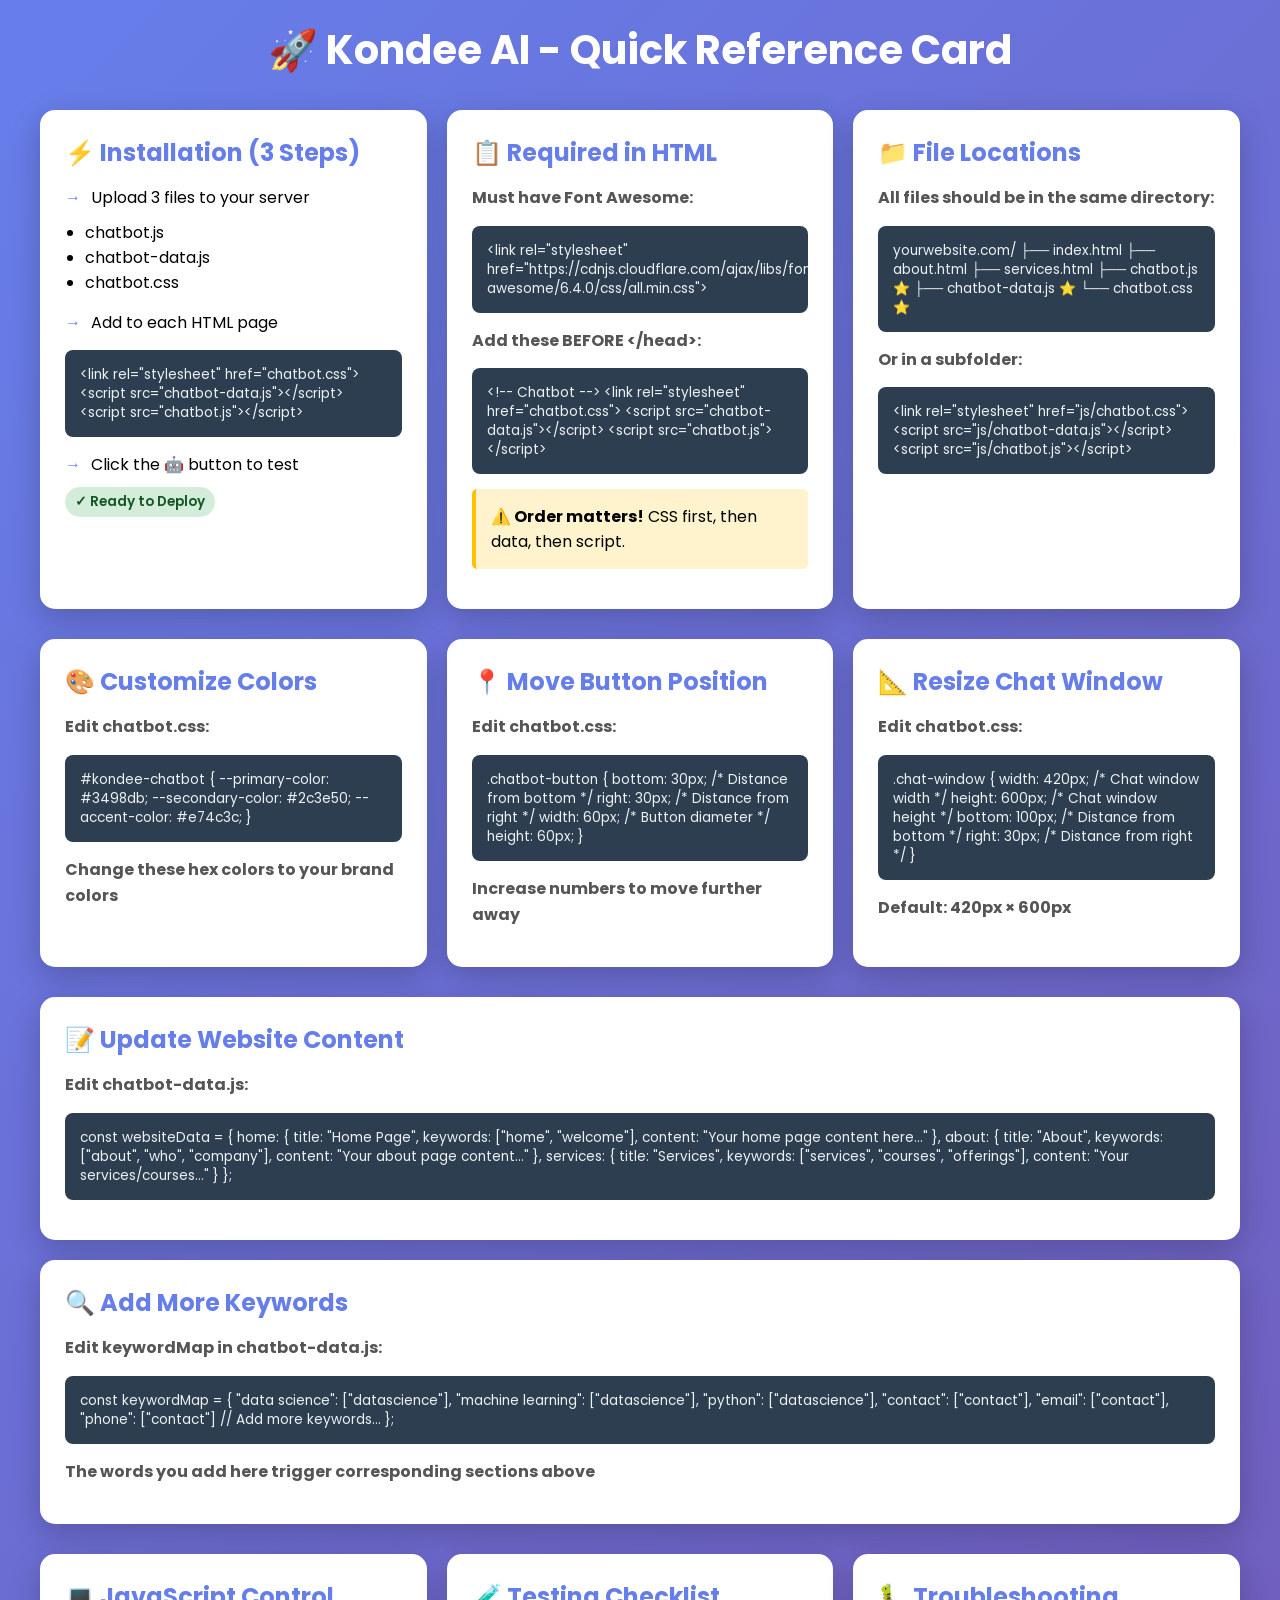
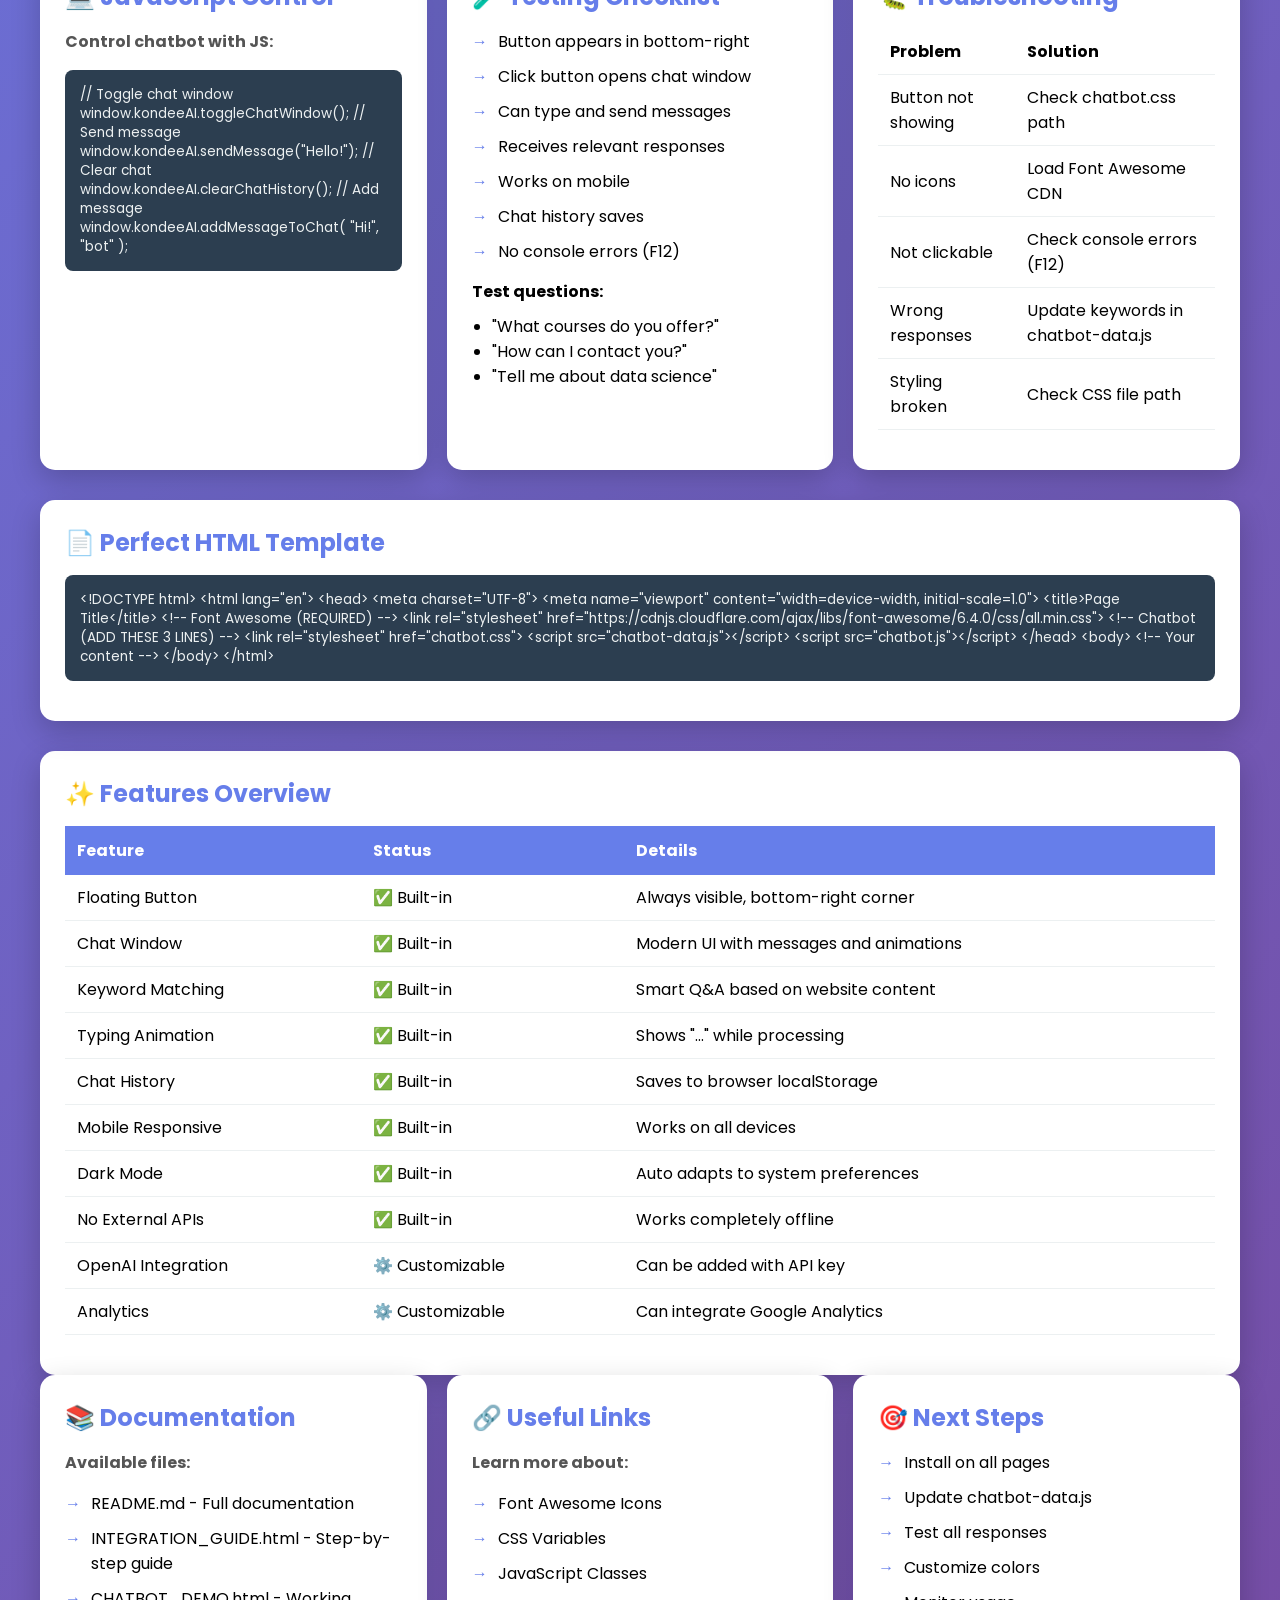
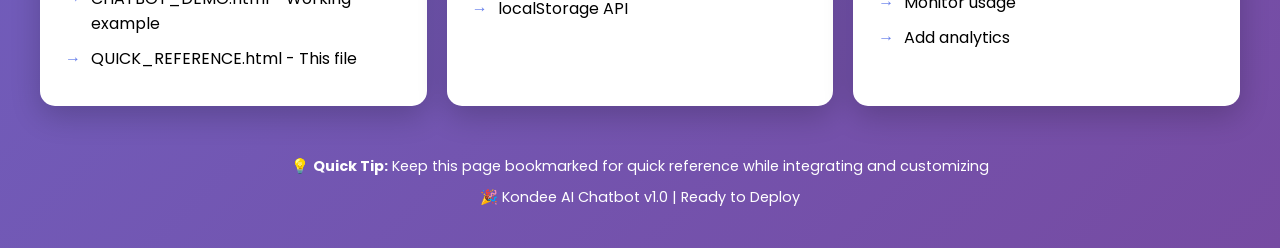
<file: QUICK_REFERENCE.html>
<!DOCTYPE html>
<html lang="en">
<head>
    <meta charset="UTF-8">
    <meta name="viewport" content="width=device-width, initial-scale=1.0">
    <title>Kondee AI - Quick Reference Card</title>
    <link href="https://fonts.googleapis.com/css2?family=Poppins:wght@400;500;600;700&display=swap" rel="stylesheet">
    <style>
        * {
            font-family: 'Poppins', sans-serif;
            margin: 0;
            padding: 0;
            box-sizing: border-box;
        }

        body {
            background: linear-gradient(135deg, #667eea 0%, #764ba2 100%);
            padding: 20px;
            min-height: 100vh;
        }

        .container {
            max-width: 1200px;
            margin: 0 auto;
        }

        h1 {
            text-align: center;
            color: white;
            margin-bottom: 30px;
            font-size: 2.5rem;
        }

        .card-grid {
            display: grid;
            grid-template-columns: repeat(auto-fit, minmax(350px, 1fr));
            gap: 20px;
            margin-bottom: 30px;
        }

        .card {
            background: white;
            border-radius: 15px;
            padding: 25px;
            box-shadow: 0 10px 30px rgba(0,0,0,0.2);
        }

        .card h2 {
            color: #667eea;
            margin-bottom: 15px;
            font-size: 1.5rem;
            display: flex;
            align-items: center;
            gap: 10px;
        }

        .card p {
            color: #555;
            line-height: 1.6;
            margin-bottom: 15px;
        }

        .card code {
            background: #f8f9fa;
            padding: 2px 6px;
            border-radius: 4px;
            color: #e74c3c;
            font-family: monospace;
        }

        .code-block {
            background: #2c3e50;
            color: #ecf0f1;
            padding: 15px;
            border-radius: 8px;
            overflow-x: auto;
            font-size: 0.85rem;
            line-height: 1.4;
            margin: 15px 0;
        }

        .highlight {
            background: #fff3cd;
            border-left: 4px solid #ffc107;
            padding: 15px;
            border-radius: 5px;
            margin: 15px 0;
        }

        .list-item {
            display: flex;
            gap: 10px;
            margin: 10px 0;
        }

        .list-item::before {
            content: "→";
            color: #667eea;
            font-weight: bold;
            flex-shrink: 0;
        }

        .button-group {
            display: flex;
            gap: 10px;
            flex-wrap: wrap;
            margin-top: 15px;
        }

        .btn {
            background: linear-gradient(135deg, #667eea 0%, #764ba2 100%);
            color: white;
            padding: 10px 20px;
            border: none;
            border-radius: 8px;
            cursor: pointer;
            font-weight: 600;
            text-decoration: none;
            display: inline-block;
            transition: transform 0.3s ease;
            font-size: 0.9rem;
        }

        .btn:hover {
            transform: translateY(-2px);
        }

        .status {
            display: inline-block;
            padding: 5px 10px;
            border-radius: 20px;
            font-size: 0.85rem;
            font-weight: 600;
        }

        .status.ready {
            background: #d4edda;
            color: #155724;
        }

        .status.warning {
            background: #fff3cd;
            color: #856404;
        }

        table {
            width: 100%;
            border-collapse: collapse;
            margin: 15px 0;
        }

        table th {
            background: #667eea;
            color: white;
            padding: 12px;
            text-align: left;
        }

        table td {
            padding: 10px 12px;
            border-bottom: 1px solid #ecf0f1;
        }

        table tr:hover {
            background: #f8f9fa;
        }

        .full-width {
            grid-column: 1 / -1;
        }

        .footer {
            text-align: center;
            color: white;
            padding: 20px;
            font-size: 0.9rem;
        }

        @media print {
            body {
                background: white;
            }
            .card {
                break-inside: avoid;
                box-shadow: none;
                border: 1px solid #ddd;
            }
        }
    </style>
</head>
<body>
    <div class="container">
        <h1>🚀 Kondee AI - Quick Reference Card</h1>

        <!-- INSTALLATION CARD -->
        <div class="card-grid">
            <div class="card">
                <h2>⚡ Installation (3 Steps)</h2>
                <div class="list-item">Upload 3 files to your server</div>
                <ul style="margin: 10px 0 15px 20px;">
                    <li>chatbot.js</li>
                    <li>chatbot-data.js</li>
                    <li>chatbot.css</li>
                </ul>
                
                <div class="list-item">Add to each HTML page</div>
                <div class="code-block">&lt;link rel="stylesheet" href="chatbot.css"&gt;
&lt;script src="chatbot-data.js"&gt;&lt;/script&gt;
&lt;script src="chatbot.js"&gt;&lt;/script&gt;</div>
                
                <div class="list-item">Click the 🤖 button to test</div>
                <div class="status ready">✓ Ready to Deploy</div>
            </div>

            <div class="card">
                <h2>📋 Required in HTML</h2>
                <p><strong>Must have Font Awesome:</strong></p>
                <div class="code-block">&lt;link rel="stylesheet" href="https://cdnjs.cloudflare.com/ajax/libs/font-awesome/6.4.0/css/all.min.css"&gt;</div>
                
                <p style="margin-top: 15px;"><strong>Add these BEFORE &lt;/head&gt;:</strong></p>
                <div class="code-block">&lt;!-- Chatbot --&gt;
&lt;link rel="stylesheet" href="chatbot.css"&gt;
&lt;script src="chatbot-data.js"&gt;&lt;/script&gt;
&lt;script src="chatbot.js"&gt;&lt;/script&gt;</div>
                
                <div class="highlight">
                    <strong>⚠️ Order matters!</strong> CSS first, then data, then script.
                </div>
            </div>

            <div class="card">
                <h2>📁 File Locations</h2>
                <p><strong>All files should be in the same directory:</strong></p>
                <div class="code-block">yourwebsite.com/
├── index.html
├── about.html
├── services.html
├── chatbot.js ⭐
├── chatbot-data.js ⭐
└── chatbot.css ⭐</div>
                
                <p style="margin-top: 15px;"><strong>Or in a subfolder:</strong></p>
                <div class="code-block">&lt;link rel="stylesheet" href="js/chatbot.css"&gt;
&lt;script src="js/chatbot-data.js"&gt;&lt;/script&gt;
&lt;script src="js/chatbot.js"&gt;&lt;/script&gt;</div>
            </div>
        </div>

        <!-- CUSTOMIZATION CARDS -->
        <div class="card-grid">
            <div class="card">
                <h2>🎨 Customize Colors</h2>
                <p><strong>Edit chatbot.css:</strong></p>
                <div class="code-block">#kondee-chatbot {
  --primary-color: #3498db;
  --secondary-color: #2c3e50;
  --accent-color: #e74c3c;
}</div>
                
                <p style="margin-top: 15px;"><strong>Change these hex colors to your brand colors</strong></p>
            </div>

            <div class="card">
                <h2>📍 Move Button Position</h2>
                <p><strong>Edit chatbot.css:</strong></p>
                <div class="code-block">.chatbot-button {
  bottom: 30px;  /* Distance from bottom */
  right: 30px;   /* Distance from right */
  width: 60px;   /* Button diameter */
  height: 60px;
}</div>
                
                <p style="margin-top: 15px;"><strong>Increase numbers to move further away</strong></p>
            </div>

            <div class="card">
                <h2>📐 Resize Chat Window</h2>
                <p><strong>Edit chatbot.css:</strong></p>
                <div class="code-block">.chat-window {
  width: 420px;   /* Chat window width */
  height: 600px;  /* Chat window height */
  bottom: 100px;  /* Distance from bottom */
  right: 30px;    /* Distance from right */
}</div>
                
                <p style="margin-top: 15px;"><strong>Default: 420px × 600px</strong></p>
            </div>
        </div>

        <!-- CONTENT MANAGEMENT -->
        <div class="card-grid">
            <div class="card full-width">
                <h2>📝 Update Website Content</h2>
                <p><strong>Edit chatbot-data.js:</strong></p>
                <div class="code-block">const websiteData = {
  home: {
    title: "Home Page",
    keywords: ["home", "welcome"],
    content: "Your home page content here..."
  },
  
  about: {
    title: "About",
    keywords: ["about", "who", "company"],
    content: "Your about page content..."
  },
  
  services: {
    title: "Services",
    keywords: ["services", "courses", "offerings"],
    content: "Your services/courses..."
  }
};</div>
            </div>

            <div class="card full-width">
                <h2>🔍 Add More Keywords</h2>
                <p><strong>Edit keywordMap in chatbot-data.js:</strong></p>
                <div class="code-block">const keywordMap = {
  "data science": ["datascience"],
  "machine learning": ["datascience"],
  "python": ["datascience"],
  "contact": ["contact"],
  "email": ["contact"],
  "phone": ["contact"]
  // Add more keywords...
};</div>
                
                <p style="margin-top: 15px;"><strong>The words you add here trigger corresponding sections above</strong></p>
            </div>
        </div>

        <!-- QUICK COMMANDS -->
        <div class="card-grid">
            <div class="card">
                <h2>💻 JavaScript Control</h2>
                <p><strong>Control chatbot with JS:</strong></p>
                <div class="code-block">// Toggle chat window
window.kondeeAI.toggleChatWindow();

// Send message
window.kondeeAI.sendMessage("Hello!");

// Clear chat
window.kondeeAI.clearChatHistory();

// Add message
window.kondeeAI.addMessageToChat(
  "Hi!", "bot"
);</div>
            </div>

            <div class="card">
                <h2>🧪 Testing Checklist</h2>
                <div class="list-item">Button appears in bottom-right</div>
                <div class="list-item">Click button opens chat window</div>
                <div class="list-item">Can type and send messages</div>
                <div class="list-item">Receives relevant responses</div>
                <div class="list-item">Works on mobile</div>
                <div class="list-item">Chat history saves</div>
                <div class="list-item">No console errors (F12)</div>
                <div style="margin-top: 15px;">
                    <strong>Test questions:</strong>
                    <ul style="margin-left: 20px; margin-top: 10px;">
                        <li>"What courses do you offer?"</li>
                        <li>"How can I contact you?"</li>
                        <li>"Tell me about data science"</li>
                    </ul>
                </div>
            </div>

            <div class="card">
                <h2>🐛 Troubleshooting</h2>
                <table>
                    <tr>
                        <td><strong>Problem</strong></td>
                        <td><strong>Solution</strong></td>
                    </tr>
                    <tr>
                        <td>Button not showing</td>
                        <td>Check chatbot.css path</td>
                    </tr>
                    <tr>
                        <td>No icons</td>
                        <td>Load Font Awesome CDN</td>
                    </tr>
                    <tr>
                        <td>Not clickable</td>
                        <td>Check console errors (F12)</td>
                    </tr>
                    <tr>
                        <td>Wrong responses</td>
                        <td>Update keywords in chatbot-data.js</td>
                    </tr>
                    <tr>
                        <td>Styling broken</td>
                        <td>Check CSS file path</td>
                    </tr>
                </table>
            </div>
        </div>

        <!-- COPY TEMPLATES -->
        <div class="card-grid full-width">
            <div class="card">
                <h2>📄 Perfect HTML Template</h2>
                <div class="code-block">&lt;!DOCTYPE html&gt;
&lt;html lang="en"&gt;
&lt;head&gt;
    &lt;meta charset="UTF-8"&gt;
    &lt;meta name="viewport" content="width=device-width, initial-scale=1.0"&gt;
    &lt;title&gt;Page Title&lt;/title&gt;
    
    &lt;!-- Font Awesome (REQUIRED) --&gt;
    &lt;link rel="stylesheet" href="https://cdnjs.cloudflare.com/ajax/libs/font-awesome/6.4.0/css/all.min.css"&gt;
    
    &lt;!-- Chatbot (ADD THESE 3 LINES) --&gt;
    &lt;link rel="stylesheet" href="chatbot.css"&gt;
    &lt;script src="chatbot-data.js"&gt;&lt;/script&gt;
    &lt;script src="chatbot.js"&gt;&lt;/script&gt;
&lt;/head&gt;
&lt;body&gt;
    &lt;!-- Your content --&gt;
&lt;/body&gt;
&lt;/html&gt;</div>
            </div>
        </div>

        <!-- FEATURE MATRIX -->
        <div class="card full-width">
            <h2>✨ Features Overview</h2>
            <table>
                <tr>
                    <th>Feature</th>
                    <th>Status</th>
                    <th>Details</th>
                </tr>
                <tr>
                    <td>Floating Button</td>
                    <td>✅ Built-in</td>
                    <td>Always visible, bottom-right corner</td>
                </tr>
                <tr>
                    <td>Chat Window</td>
                    <td>✅ Built-in</td>
                    <td>Modern UI with messages and animations</td>
                </tr>
                <tr>
                    <td>Keyword Matching</td>
                    <td>✅ Built-in</td>
                    <td>Smart Q&A based on website content</td>
                </tr>
                <tr>
                    <td>Typing Animation</td>
                    <td>✅ Built-in</td>
                    <td>Shows "..." while processing</td>
                </tr>
                <tr>
                    <td>Chat History</td>
                    <td>✅ Built-in</td>
                    <td>Saves to browser localStorage</td>
                </tr>
                <tr>
                    <td>Mobile Responsive</td>
                    <td>✅ Built-in</td>
                    <td>Works on all devices</td>
                </tr>
                <tr>
                    <td>Dark Mode</td>
                    <td>✅ Built-in</td>
                    <td>Auto adapts to system preferences</td>
                </tr>
                <tr>
                    <td>No External APIs</td>
                    <td>✅ Built-in</td>
                    <td>Works completely offline</td>
                </tr>
                <tr>
                    <td>OpenAI Integration</td>
                    <td>⚙️ Customizable</td>
                    <td>Can be added with API key</td>
                </tr>
                <tr>
                    <td>Analytics</td>
                    <td>⚙️ Customizable</td>
                    <td>Can integrate Google Analytics</td>
                </tr>
            </table>
        </div>

        <!-- RESOURCES -->
        <div class="card-grid">
            <div class="card">
                <h2>📚 Documentation</h2>
                <p><strong>Available files:</strong></p>
                <div class="list-item">README.md - Full documentation</div>
                <div class="list-item">INTEGRATION_GUIDE.html - Step-by-step guide</div>
                <div class="list-item">CHATBOT_DEMO.html - Working example</div>
                <div class="list-item">QUICK_REFERENCE.html - This file</div>
            </div>

            <div class="card">
                <h2>🔗 Useful Links</h2>
                <p><strong>Learn more about:</strong></p>
                <div class="list-item">Font Awesome Icons</div>
                <div class="list-item">CSS Variables</div>
                <div class="list-item">JavaScript Classes</div>
                <div class="list-item">localStorage API</div>
            </div>

            <div class="card">
                <h2>🎯 Next Steps</h2>
                <div class="list-item">Install on all pages</div>
                <div class="list-item">Update chatbot-data.js</div>
                <div class="list-item">Test all responses</div>
                <div class="list-item">Customize colors</div>
                <div class="list-item">Monitor usage</div>
                <div class="list-item">Add analytics</div>
            </div>
        </div>

        <!-- FOOTER -->
        <div class="footer">
            <p>💡 <strong>Quick Tip:</strong> Keep this page bookmarked for quick reference while integrating and customizing</p>
            <p style="margin-top: 10px;">🎉 Kondee AI Chatbot v1.0 | Ready to Deploy</p>
        </div>
    </div>
</body>
</html>
</file>
<file: chatbot.css>
/**
 * Kondee AI Chatbot - CSS Styling
 * Modern, responsive chat UI with smooth animations
 */

/* ============================================
   CHATBOT CONTAINER & GENERAL STYLES
   ============================================ */

#kondee-chatbot {
  font-family: 'Poppins', 'Segoe UI', Tahoma, Geneva, Verdana, sans-serif;
  --primary-color: #3498db;
  --secondary-color: #2c3e50;
  --accent-color: #e74c3c;
  --light-bg: #f8f9fa;
  --border-color: #ecf0f1;
  --text-color: #2c3e50;
  --user-bg: #3498db;
  --bot-bg: #ecf0f1;
  --user-text: #ffffff;
  --bot-text: #2c3e50;
}

/* ============================================
   CHATBOT BUTTON (FLOATING)
   ============================================ */

.chatbot-button {
  position: fixed;
  bottom: 30px;
  right: 30px;
  width: 60px;
  height: 60px;
  background: linear-gradient(135deg, #667eea 0%, #764ba2 100%);
  border-radius: 50%;
  display: flex;
  align-items: center;
  justify-content: center;
  cursor: pointer;
  box-shadow: 0 4px 15px rgba(102, 126, 234, 0.4);
  font-size: 1.8rem;
  color: white;
  transition: all 0.3s ease;
  z-index: 9998;
}

.chatbot-button:hover {
  transform: scale(1.1);
  box-shadow: 0 6px 20px rgba(102, 126, 234, 0.6);
}

.chatbot-button:active {
  transform: scale(0.95);
}

.notification-badge {
  position: absolute;
  top: -8px;
  right: -8px;
  background-color: #e74c3c;
  color: white;
  border-radius: 50%;
  width: 28px;
  height: 28px;
  display: flex;
  align-items: center;
  justify-content: center;
  font-size: 0.75rem;
  font-weight: bold;
  animation: badge-pulse 2s infinite;
}

@keyframes badge-pulse {
  0%, 100% {
    transform: scale(1);
  }
  50% {
    transform: scale(1.15);
  }
}

/* ============================================
   CHAT WINDOW
   ============================================ */

.chat-window {
  position: fixed;
  bottom: 100px;
  right: 30px;
  width: 420px;
  height: 600px;
  background: white;
  border-radius: 15px;
  box-shadow: 0 5px 40px rgba(0, 0, 0, 0.15);
  display: flex;
  flex-direction: column;
  z-index: 9999;
  animation: slideIn 0.3s ease-out;
  overflow: hidden;
}

@keyframes slideIn {
  from {
    opacity: 0;
    transform: translateY(20px) scale(0.95);
  }
  to {
    opacity: 1;
    transform: translateY(0) scale(1);
  }
}

/* Responsive: Mobile view */
@media (max-width: 768px) {
  .chat-window {
    width: calc(100% - 20px);
    height: calc(100vh - 100px);
    bottom: 0;
    right: 10px;
    border-radius: 15px 15px 0 0;
  }

  .chatbot-button {
    bottom: 20px;
    right: 20px;
  }
}

/* ============================================
   CHAT HEADER
   ============================================ */

.chat-header {
  background: linear-gradient(135deg, #667eea 0%, #764ba2 100%);
  color: white;
  padding: 20px;
  display: flex;
  justify-content: space-between;
  align-items: center;
  min-height: 70px;
  box-shadow: 0 2px 10px rgba(0, 0, 0, 0.1);
}

.chat-header-title {
  display: flex;
  align-items: center;
  gap: 10px;
  font-weight: 600;
  font-size: 1.1rem;
}

.chat-header-title i {
  font-size: 1.3rem;
}

.status-indicator {
  display: inline-block;
  width: 10px;
  height: 10px;
  background-color: #27ae60;
  border-radius: 50%;
  margin-left: auto;
  animation: status-pulse 2s infinite;
}

@keyframes status-pulse {
  0%, 100% {
    opacity: 1;
    box-shadow: 0 0 0 0 rgba(39, 174, 96, 0.7);
  }
  50% {
    opacity: 0.8;
    box-shadow: 0 0 0 8px rgba(39, 174, 96, 0);
  }
}

.close-chat-btn {
  background: rgba(255, 255, 255, 0.2);
  border: none;
  color: white;
  font-size: 1.2rem;
  cursor: pointer;
  padding: 5px 10px;
  border-radius: 5px;
  transition: all 0.2s ease;
  display: flex;
  align-items: center;
  justify-content: center;
}

.close-chat-btn:hover {
  background: rgba(255, 255, 255, 0.3);
}

/* ============================================
   MESSAGES CONTAINER
   ============================================ */

.messages-container {
  flex: 1;
  overflow-y: auto;
  padding: 20px;
  background: #ffffff;
  display: flex;
  flex-direction: column;
  gap: 15px;
}

/* Custom scrollbar */
.messages-container::-webkit-scrollbar {
  width: 6px;
}

.messages-container::-webkit-scrollbar-track {
  background: #f1f1f1;
  border-radius: 10px;
}

.messages-container::-webkit-scrollbar-thumb {
  background: #3498db;
  border-radius: 10px;
}

.messages-container::-webkit-scrollbar-thumb:hover {
  background: #2980b9;
}

/* ============================================
   MESSAGES
   ============================================ */

.message {
  display: flex;
  gap: 12px;
  animation: messageSlide 0.3s ease-out;
}

@keyframes messageSlide {
  from {
    opacity: 0;
    transform: translateY(10px);
  }
  to {
    opacity: 1;
    transform: translateY(0);
  }
}

/* User Message */
.message.user-message {
  justify-content: flex-end;
  flex-direction: row-reverse;
}

.message.user-message .message-content {
  background: var(--user-bg);
  color: var(--user-text);
  border-radius: 18px 18px 4px 18px;
  max-width: 80%;
  word-wrap: break-word;
}

/* Bot Message */
.message.bot-message {
  justify-content: flex-start;
}

.message.bot-message .message-content {
  background: var(--bot-bg);
  color: var(--bot-text);
  border-radius: 18px 18px 18px 4px;
  max-width: 80%;
  word-wrap: break-word;
}

.message-content {
  padding: 12px 16px;
  line-height: 1.5;
  font-size: 0.95rem;
}

.message-content p {
  margin: 0;
  white-space: pre-wrap;
}

.message-avatar {
  width: 36px;
  height: 36px;
  border-radius: 50%;
  background: linear-gradient(135deg, #667eea 0%, #764ba2 100%);
  display: flex;
  align-items: center;
  justify-content: center;
  color: white;
  font-size: 1.1rem;
  flex-shrink: 0;
}

.user-avatar {
  background: #3498db;
}

.message-time {
  display: block;
  font-size: 0.75rem;
  opacity: 0.7;
  margin-top: 4px;
}

/* ============================================
   TYPING INDICATOR
   ============================================ */

.typing-animation {
  display: flex;
  gap: 4px;
  padding: 8px;
}

.typing-animation span {
  width: 8px;
  height: 8px;
  border-radius: 50%;
  background-color: var(--primary-color);
  animation: typing 1.4s infinite;
}

.typing-animation span:nth-child(2) {
  animation-delay: 0.2s;
}

.typing-animation span:nth-child(3) {
  animation-delay: 0.4s;
}

@keyframes typing {
  0%, 60%, 100% {
    opacity: 0.5;
    transform: translateY(0);
  }
  30% {
    opacity: 1;
    transform: translateY(-10px);
  }
}

/* ============================================
   INPUT AREA
   ============================================ */

.chat-input-area {
  padding: 15px 20px;
  background: white;
  border-top: 1px solid var(--border-color);
}

.chat-form {
  display: flex;
  gap: 10px;
  align-items: center;
}

.message-input {
  flex: 1;
  border: 1px solid var(--border-color);
  border-radius: 25px;
  padding: 12px 18px;
  font-size: 0.95rem;
  font-family: inherit;
  outline: none;
  transition: all 0.3s ease;
  background: #f8f9fa;
}

.message-input:focus {
  border-color: var(--primary-color);
  background: white;
  box-shadow: 0 0 0 3px rgba(52, 152, 219, 0.1);
}

.message-input::placeholder {
  color: #95a5a6;
}

.send-button {
  width: 40px;
  height: 40px;
  border-radius: 50%;
  background: linear-gradient(135deg, #667eea 0%, #764ba2 100%);
  border: none;
  color: white;
  cursor: pointer;
  display: flex;
  align-items: center;
  justify-content: center;
  font-size: 1rem;
  transition: all 0.3s ease;
  flex-shrink: 0;
}

.send-button:hover {
  transform: scale(1.05);
  box-shadow: 0 4px 12px rgba(102, 126, 234, 0.4);
}

.send-button:active {
  transform: scale(0.95);
}

/* ============================================
   CHAT FOOTER
   ============================================ */

.chat-footer {
  padding: 10px 20px;
  background: #f8f9fa;
  border-top: 1px solid var(--border-color);
  text-align: center;
  color: #95a5a6;
  font-size: 0.8rem;
}

/* ============================================
   UTILITIES
   ============================================ */

/* Smooth transitions */
* {
  transition: color 0.2s ease, background-color 0.2s ease;
}

/* Remove default browser styles */
button {
  cursor: pointer;
  font-family: inherit;
}

/* ============================================
   ACCESSIBILITY
   ============================================ */

@media (prefers-reduced-motion: reduce) {
  .chatbot-button,
  .chat-window,
  .message,
  .typing-animation span {
    animation: none !important;
    transition: none !important;
  }
}

/* Dark mode support (optional) */
@media (prefers-color-scheme: dark) {
  #kondee-chatbot {
    --light-bg: #1a1a1a;
    --text-color: #e0e0e0;
    --bot-bg: #2a2a2a;
    --bot-text: #e0e0e0;
  }

  .messages-container {
    background: #1a1a1a;
  }

  .chat-input-area {
    background: #1a1a1a;
    border-top-color: #333;
  }

  .message-input {
    background: #2a2a2a;
    color: #e0e0e0;
    border-color: #333;
  }

  .message-input::placeholder {
    color: #666;
  }

  .chat-footer {
    background: #2a2a2a;
    border-top-color: #333;
  }
}
</file>
